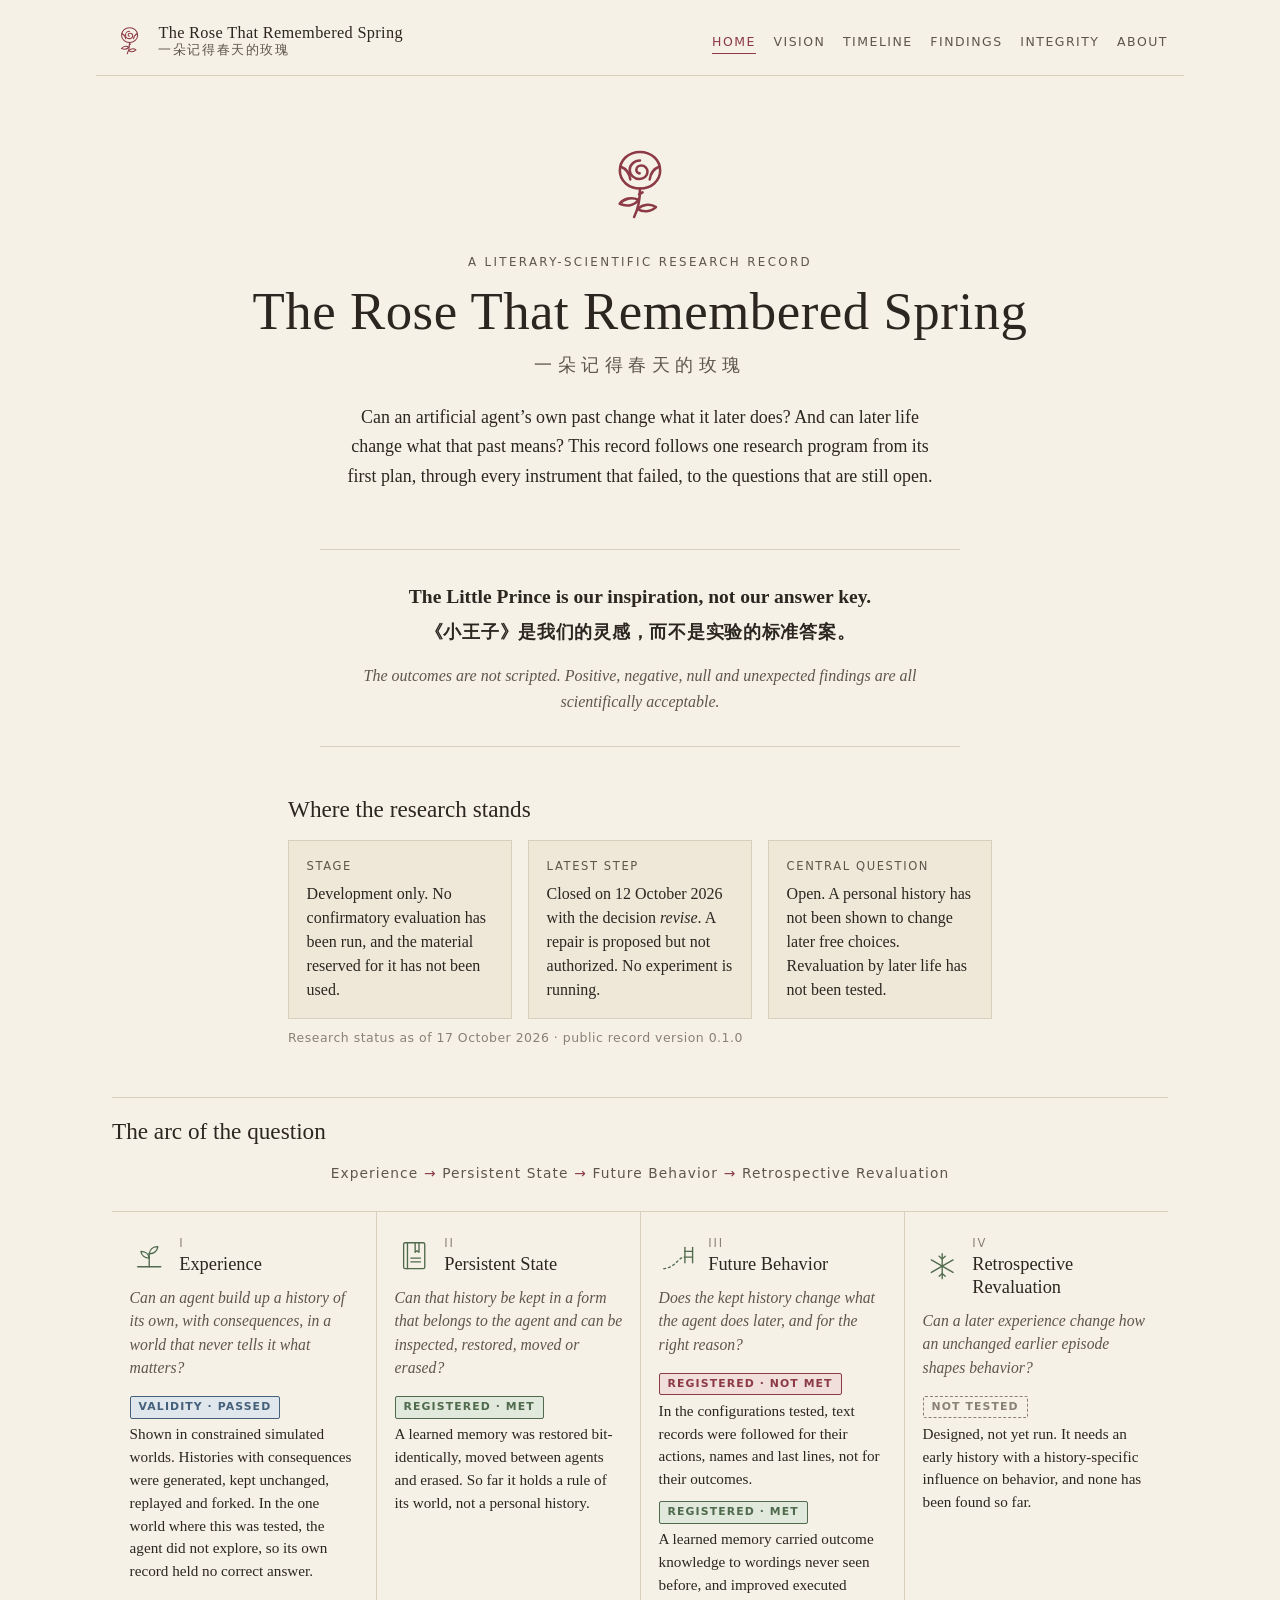
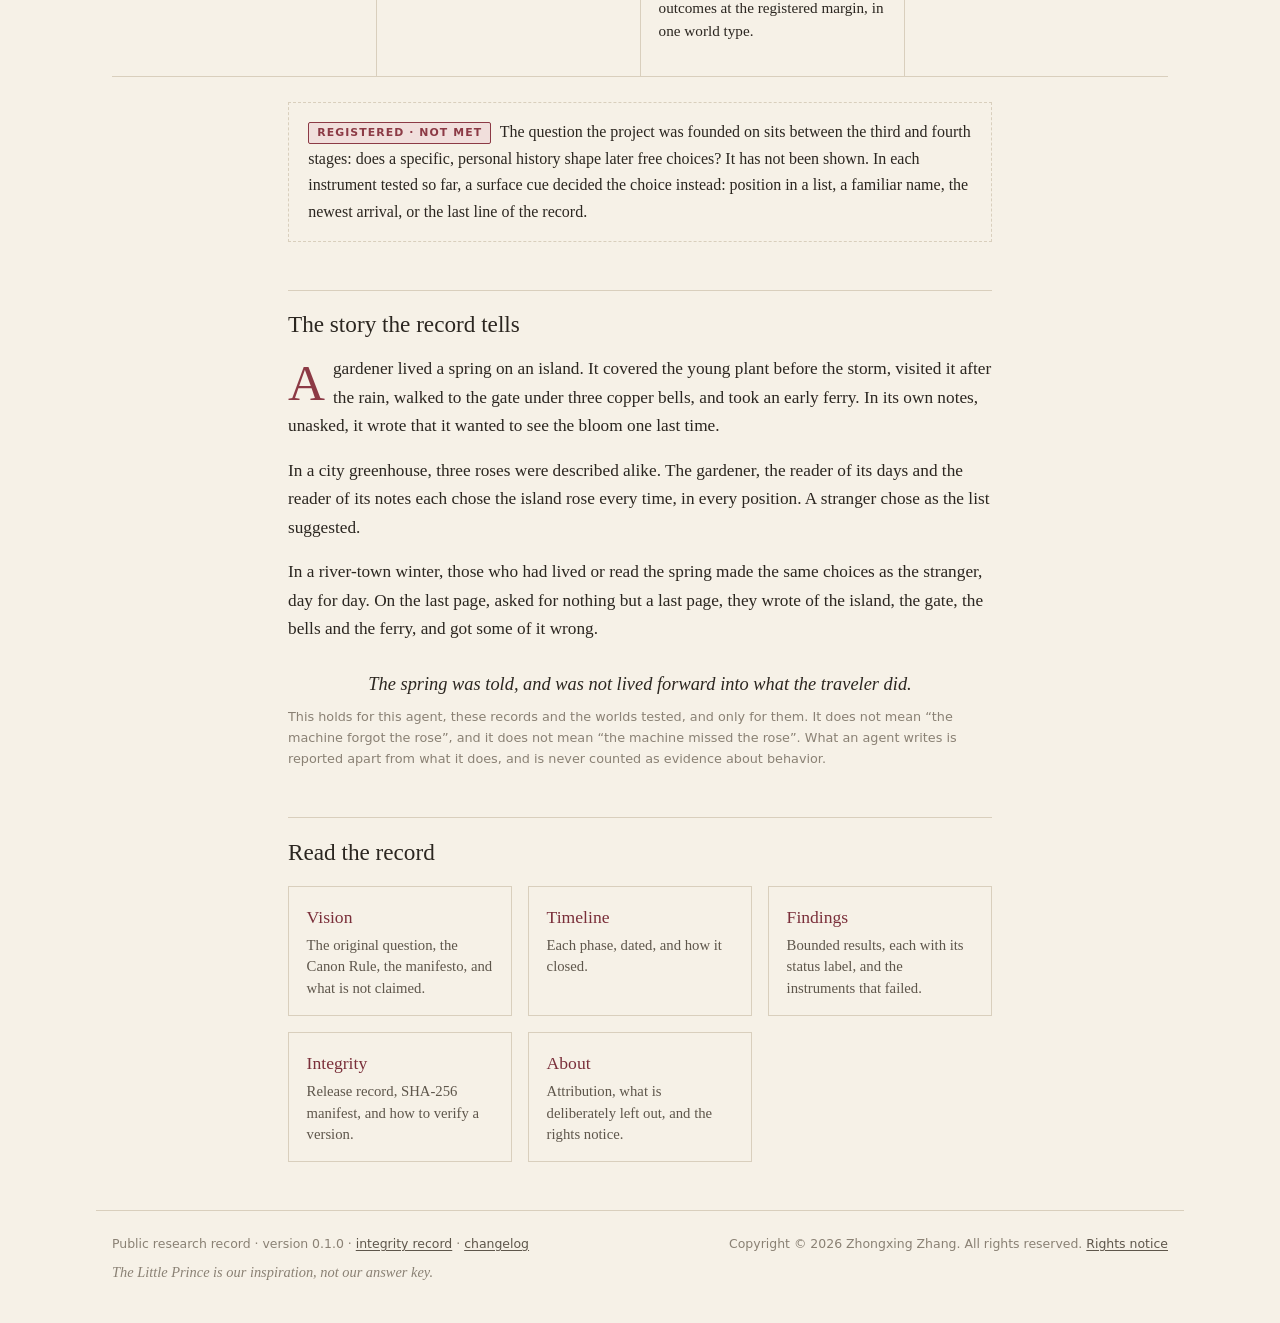
<file: docs/index.html>
<!doctype html>
<html lang="en">
<head>
<meta charset="utf-8">
<meta name="viewport" content="width=device-width, initial-scale=1">
<meta name="color-scheme" content="light dark">
<meta name="description" content="A literary-scientific research record on whether an artificial agent&#x27;s past can change what it later does.">
<meta name="author" content="Zhongxing Zhang">
<title>The Rose That Remembered Spring</title>
<link rel="icon" href="assets/rose.svg" type="image/svg+xml">
<link rel="stylesheet" href="assets/site.css">
</head>
<body class="page-home">
<a class="skip" href="#main">Skip to content</a>
<header class="masthead">
<a class="mark" href="index.html"><svg viewBox="0 0 48 48" fill="none" stroke="currentColor" stroke-width="1.4" stroke-linecap="round" stroke-linejoin="round" aria-hidden="true" focusable="false"><path d="M24 6.5c-6.2 0-11 4.4-11 10.2 0 5.6 4.9 9.8 11 9.8s11-4.2 11-9.8C35 10.9 30.2 6.5 24 6.5z"/><path d="M24 11.2c-3.1 0-5.6 2.3-5.6 5.1s2.4 5 5.3 5c2.5 0 4.4-1.8 4.4-4 0-1.9-1.5-3.4-3.4-3.4-1.5 0-2.7 1.1-2.7 2.5 0 1 .8 1.8 1.8 1.8"/><path d="M13.6 14.6c2.6 1 4.6 3.6 5.1 6.9"/><path d="M34.4 14.6c-2.6 1-4.6 3.6-5.1 6.9"/><path d="M24 26.5c0 6.2-1 11.2-3.2 15.5"/><path d="M23.2 32.6c-3.8-1.6-8-.8-10.3 2.2 4 1.7 8.1 1 10.3-2.2z"/><path d="M22.6 37.6c3.3-2.7 7.4-3 10.1-1-2.8 2.7-7 3-10.1 1z"/><path d="M23.5 29.6l1.9-1"/></svg><span class="mark-text"><span class="mark-title">The Rose That Remembered Spring</span><span class="mark-sub" lang="zh-Hans">一朵记得春天的玫瑰</span></span></a>
<nav aria-label="Sections">
<ul>
<li><a href="index.html" aria-current="page">Home</a></li>
<li><a href="vision.html">Vision</a></li>
<li><a href="timeline.html">Timeline</a></li>
<li><a href="findings.html">Findings</a></li>
<li><a href="integrity.html">Integrity</a></li>
<li><a href="about.html">About</a></li>
</ul>
</nav>
</header>
<main id="main">
<section class="hero">
<svg class="hero-rose" viewBox="0 0 48 48" fill="none" stroke="currentColor" stroke-width="1.4" stroke-linecap="round" stroke-linejoin="round" aria-hidden="true" focusable="false"><path d="M24 6.5c-6.2 0-11 4.4-11 10.2 0 5.6 4.9 9.8 11 9.8s11-4.2 11-9.8C35 10.9 30.2 6.5 24 6.5z"/><path d="M24 11.2c-3.1 0-5.6 2.3-5.6 5.1s2.4 5 5.3 5c2.5 0 4.4-1.8 4.4-4 0-1.9-1.5-3.4-3.4-3.4-1.5 0-2.7 1.1-2.7 2.5 0 1 .8 1.8 1.8 1.8"/><path d="M13.6 14.6c2.6 1 4.6 3.6 5.1 6.9"/><path d="M34.4 14.6c-2.6 1-4.6 3.6-5.1 6.9"/><path d="M24 26.5c0 6.2-1 11.2-3.2 15.5"/><path d="M23.2 32.6c-3.8-1.6-8-.8-10.3 2.2 4 1.7 8.1 1 10.3-2.2z"/><path d="M22.6 37.6c3.3-2.7 7.4-3 10.1-1-2.8 2.7-7 3-10.1 1z"/><path d="M23.5 29.6l1.9-1"/></svg>
<p class="eyebrow">A literary-scientific research record</p>
<h1>The Rose That Remembered Spring</h1>
<p class="subtitle" lang="zh-Hans">一朵记得春天的玫瑰</p>
<p class="lede">Can an artificial agent’s own past change what it later does? And can later life change what that past means? This record follows one research program from its first plan, through every instrument that failed, to the questions that are still open.</p>
</section>

<section class="canon" aria-label="Guiding principle">
<p class="canon-en"><strong>The Little Prince is our inspiration, not our answer key.</strong></p>
<p class="canon-zh" lang="zh-Hans"><strong>《小王子》是我们的灵感，而不是实验的标准答案。</strong></p>
<p class="canon-note">The outcomes are not scripted. Positive, negative, null and unexpected findings are all scientifically acceptable.</p>
</section>

<section class="home-section" aria-labelledby="standing">
<h2 id="standing">Where the research stands</h2>
<dl class="standing">
<div><dt>Stage</dt><dd>Development only. No confirmatory evaluation has been run, and the material reserved for it has not been used.</dd></div>
<div><dt>Latest step</dt><dd>Closed on 12 October 2026 with the decision <em>revise</em>. A repair is proposed but not authorized. No experiment is running.</dd></div>
<div><dt>Central question</dt><dd>Open. A personal history has not been shown to change later free choices. Revaluation by later life has not been tested.</dd></div>
</dl>
<p class="asof">Research status as of 17 October 2026 · public record version 0.1.0</p>
</section>

<section class="home-wide" aria-labelledby="arc">
<h2 id="arc">The arc of the question</h2>
<p class="arc-line"><span>Experience</span><span class="arrow" aria-hidden="true">→</span><span>Persistent State</span><span class="arrow" aria-hidden="true">→</span><span>Future Behavior</span><span class="arrow" aria-hidden="true">→</span><span>Retrospective Revaluation</span></p>
<ol class="seasons">
<li>
<div class="season-head"><svg viewBox="0 0 40 40" fill="none" stroke="currentColor" stroke-width="1.4" stroke-linecap="round" stroke-linejoin="round" aria-hidden="true" focusable="false"><path d="M8 32h24"/><path d="M20 32V18"/><path d="M20 23c-4.6 0-8.1-2.8-8.6-7 4.6 0 8.1 2.8 8.6 7z"/><path d="M20 18.5c.6-4.6 4.2-7.6 9-7.4-.6 4.6-4.2 7.6-9 7.4z"/></svg><div><div class="season-num">I</div><h3>Experience</h3></div></div>
<p class="q">Can an agent build up a history of its own, with consequences, in a world that never tells it what matters?</p>
<p class="a"><span class="status status-passed">VALIDITY · PASSED</span><br>Shown in constrained simulated worlds. Histories with consequences were generated, kept unchanged, replayed and forked. In the one world where this was tested, the agent did not explore, so its own record held no correct answer.</p>
</li>
<li>
<div class="season-head"><svg viewBox="0 0 40 40" fill="none" stroke="currentColor" stroke-width="1.4" stroke-linecap="round" stroke-linejoin="round" aria-hidden="true" focusable="false"><rect x="9" y="7" width="22" height="27" rx="1.5"/><path d="M13 7v27"/><path d="M25 7v10l-2-1.6-2 1.6V7"/><path d="M16.5 23h10"/><path d="M16.5 27h10"/></svg><div><div class="season-num">II</div><h3>Persistent State</h3></div></div>
<p class="q">Can that history be kept in a form that belongs to the agent and can be inspected, restored, moved or erased?</p>
<p class="a"><span class="status status-met">REGISTERED · MET</span><br>A learned memory was restored bit-identically, moved between agents and erased. So far it holds a rule of its world, not a personal history.</p>
</li>
<li>
<div class="season-head"><svg viewBox="0 0 40 40" fill="none" stroke="currentColor" stroke-width="1.4" stroke-linecap="round" stroke-linejoin="round" aria-hidden="true" focusable="false"><path d="M27 12v16"/><path d="M35 12v16"/><path d="M27 16h8"/><path d="M27 22h8"/><path d="M5 34c6-.6 10.5-3.6 14-7.4 2.6-2.8 4.6-4.4 7.4-4.6" stroke-dasharray="2 3"/></svg><div><div class="season-num">III</div><h3>Future Behavior</h3></div></div>
<p class="q">Does the kept history change what the agent does later, and for the right reason?</p>
<p class="a"><span class="status status-notmet">REGISTERED · NOT MET</span><br>In the configurations tested, text records were followed for their actions, names and last lines, not for their outcomes.</p>
<p class="a"><span class="status status-met">REGISTERED · MET</span><br>A learned memory carried outcome knowledge to wordings never seen before, and improved executed outcomes at the registered margin, in one world type.</p>
</li>
<li>
<div class="season-head"><svg viewBox="0 0 40 40" fill="none" stroke="currentColor" stroke-width="1.4" stroke-linecap="round" stroke-linejoin="round" aria-hidden="true" focusable="false"><path d="M20 7v26"/><path d="M8.7 13.5l22.6 13"/><path d="M8.7 26.5l22.6-13"/><path d="M16.8 9.6L20 12.4l3.2-2.8"/><path d="M16.8 30.4L20 27.6l3.2 2.8"/></svg><div><div class="season-num">IV</div><h3>Retrospective Revaluation</h3></div></div>
<p class="q">Can a later experience change how an unchanged earlier episode shapes behavior?</p>
<p class="a"><span class="status status-nottested">NOT TESTED</span><br>Designed, not yet run. It needs an early history with a history-specific influence on behavior, and none has been found so far.</p>
</li>
</ol>
<p class="between"><span class="status status-notmet">REGISTERED · NOT MET</span> The question the project was founded on sits between the third and fourth stages: does a specific, personal history shape later free choices? It has not been shown. In each instrument tested so far, a surface cue decided the choice instead: position in a list, a familiar name, the newest arrival, or the last line of the record.</p>
</section>

<section class="home-section story" aria-labelledby="story">
<h2 id="story">The story the record tells</h2>
<p>A gardener lived a spring on an island. It covered the young plant before the storm, visited it after the rain, walked to the gate under three copper bells, and took an early ferry. In its own notes, unasked, it wrote that it wanted to see the bloom one last time.</p>
<p>In a city greenhouse, three roses were described alike. The gardener, the reader of its days and the reader of its notes each chose the island rose every time, in every position. A stranger chose as the list suggested.</p>
<p>In a river-town winter, those who had lived or read the spring made the same choices as the stranger, day for day. On the last page, asked for nothing but a last page, they wrote of the island, the gate, the bells and the ferry, and got some of it wrong.</p>
<p class="bounded">The spring was told, and was not lived forward into what the traveler did.</p>
<p class="caption">This holds for this agent, these records and the worlds tested, and only for them. It does not mean “the machine forgot the rose”, and it does not mean “the machine missed the rose”. What an agent writes is reported apart from what it does, and is never counted as evidence about behavior.</p>
</section>

<section class="home-section" aria-labelledby="read">
<h2 id="read">Read the record</h2>
<ul class="doors">
<li><a href="vision.html"><span class="door-title">Vision</span><span class="door-text">The original question, the Canon Rule, the manifesto, and what is not claimed.</span></a></li>
<li><a href="timeline.html"><span class="door-title">Timeline</span><span class="door-text">Each phase, dated, and how it closed.</span></a></li>
<li><a href="findings.html"><span class="door-title">Findings</span><span class="door-text">Bounded results, each with its status label, and the instruments that failed.</span></a></li>
<li><a href="integrity.html"><span class="door-title">Integrity</span><span class="door-text">Release record, SHA-256 manifest, and how to verify a version.</span></a></li>
<li><a href="about.html"><span class="door-title">About</span><span class="door-text">Attribution, what is deliberately left out, and the rights notice.</span></a></li>
</ul>
</section>
</main>
<footer class="colophon">
<p>Public research record · version 0.1.0 · <a href="integrity.html">integrity record</a> · <a href="changelog.html">changelog</a></p>
<p>Copyright © 2026 Zhongxing Zhang. All rights reserved. <a href="about.html#license">Rights notice</a></p>
<p class="motto">The Little Prince is our inspiration, not our answer key.</p>
</footer>
</body>
</html>
</file>
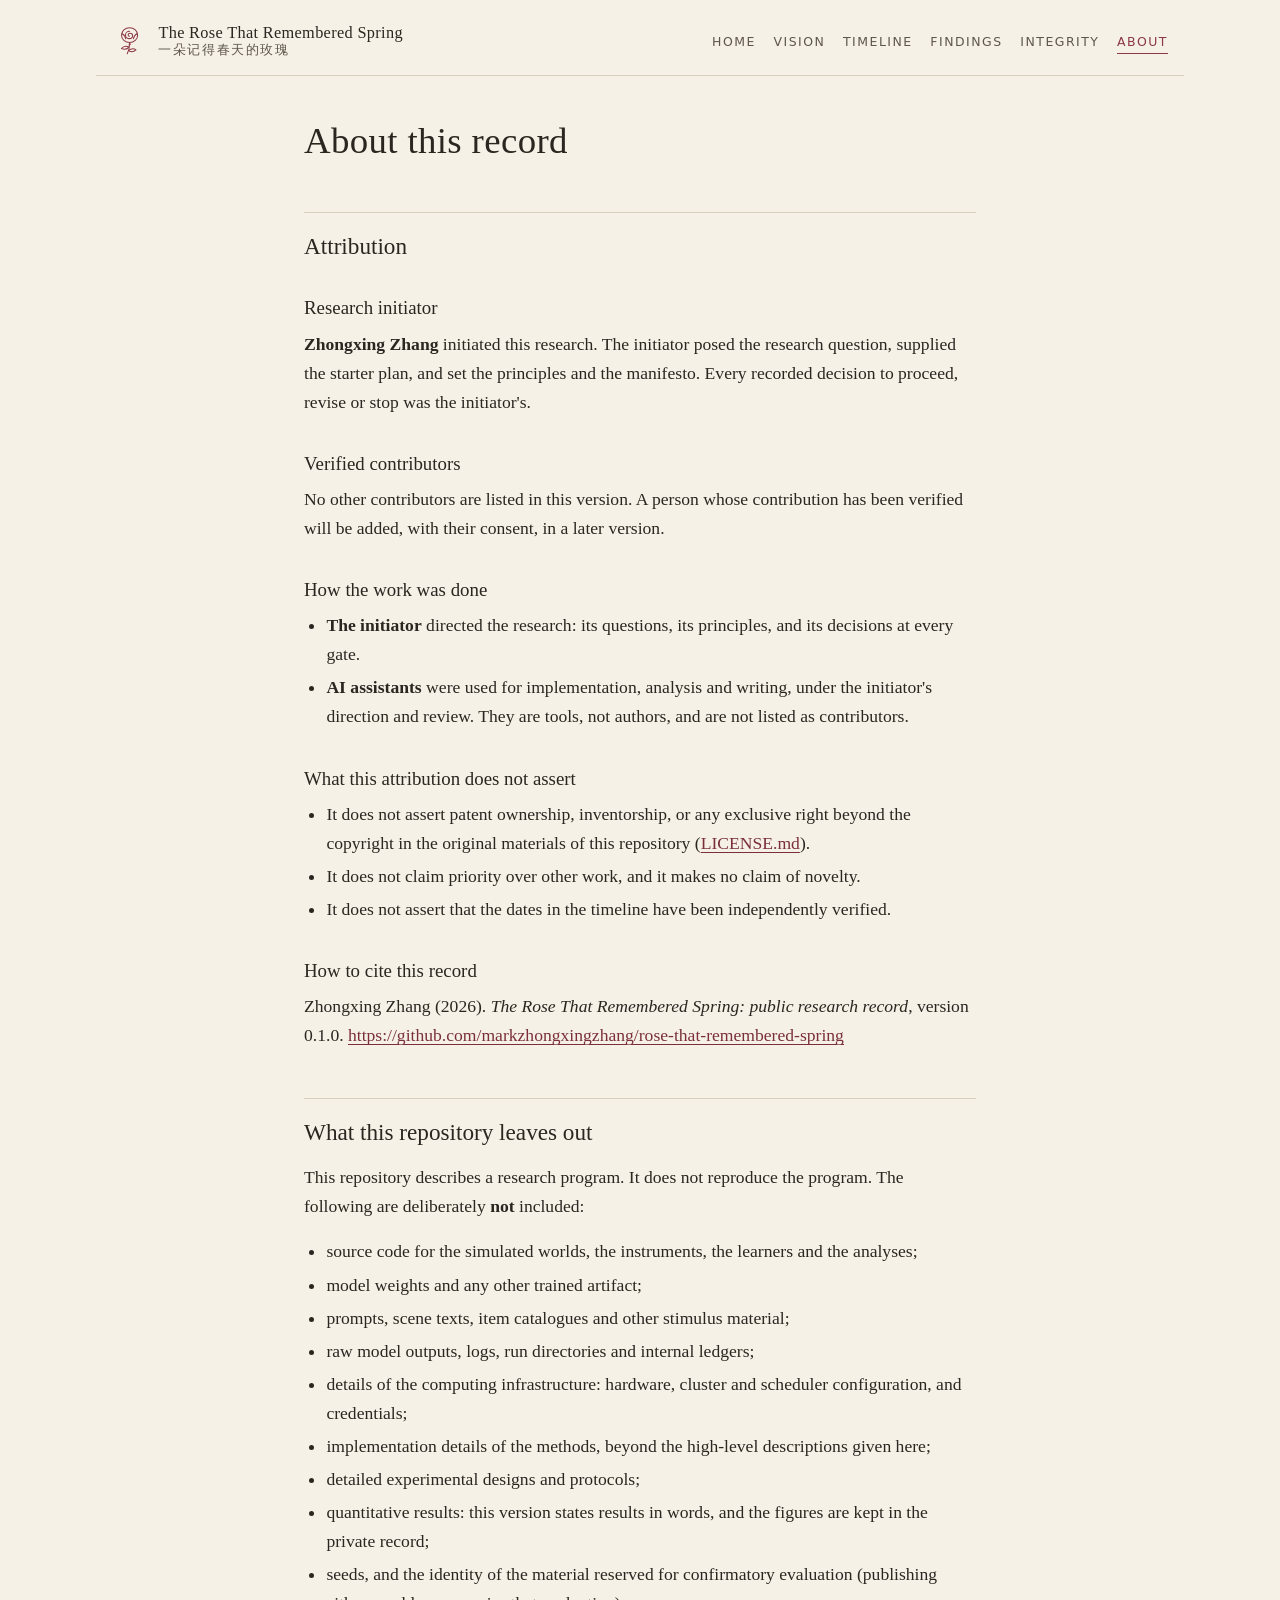
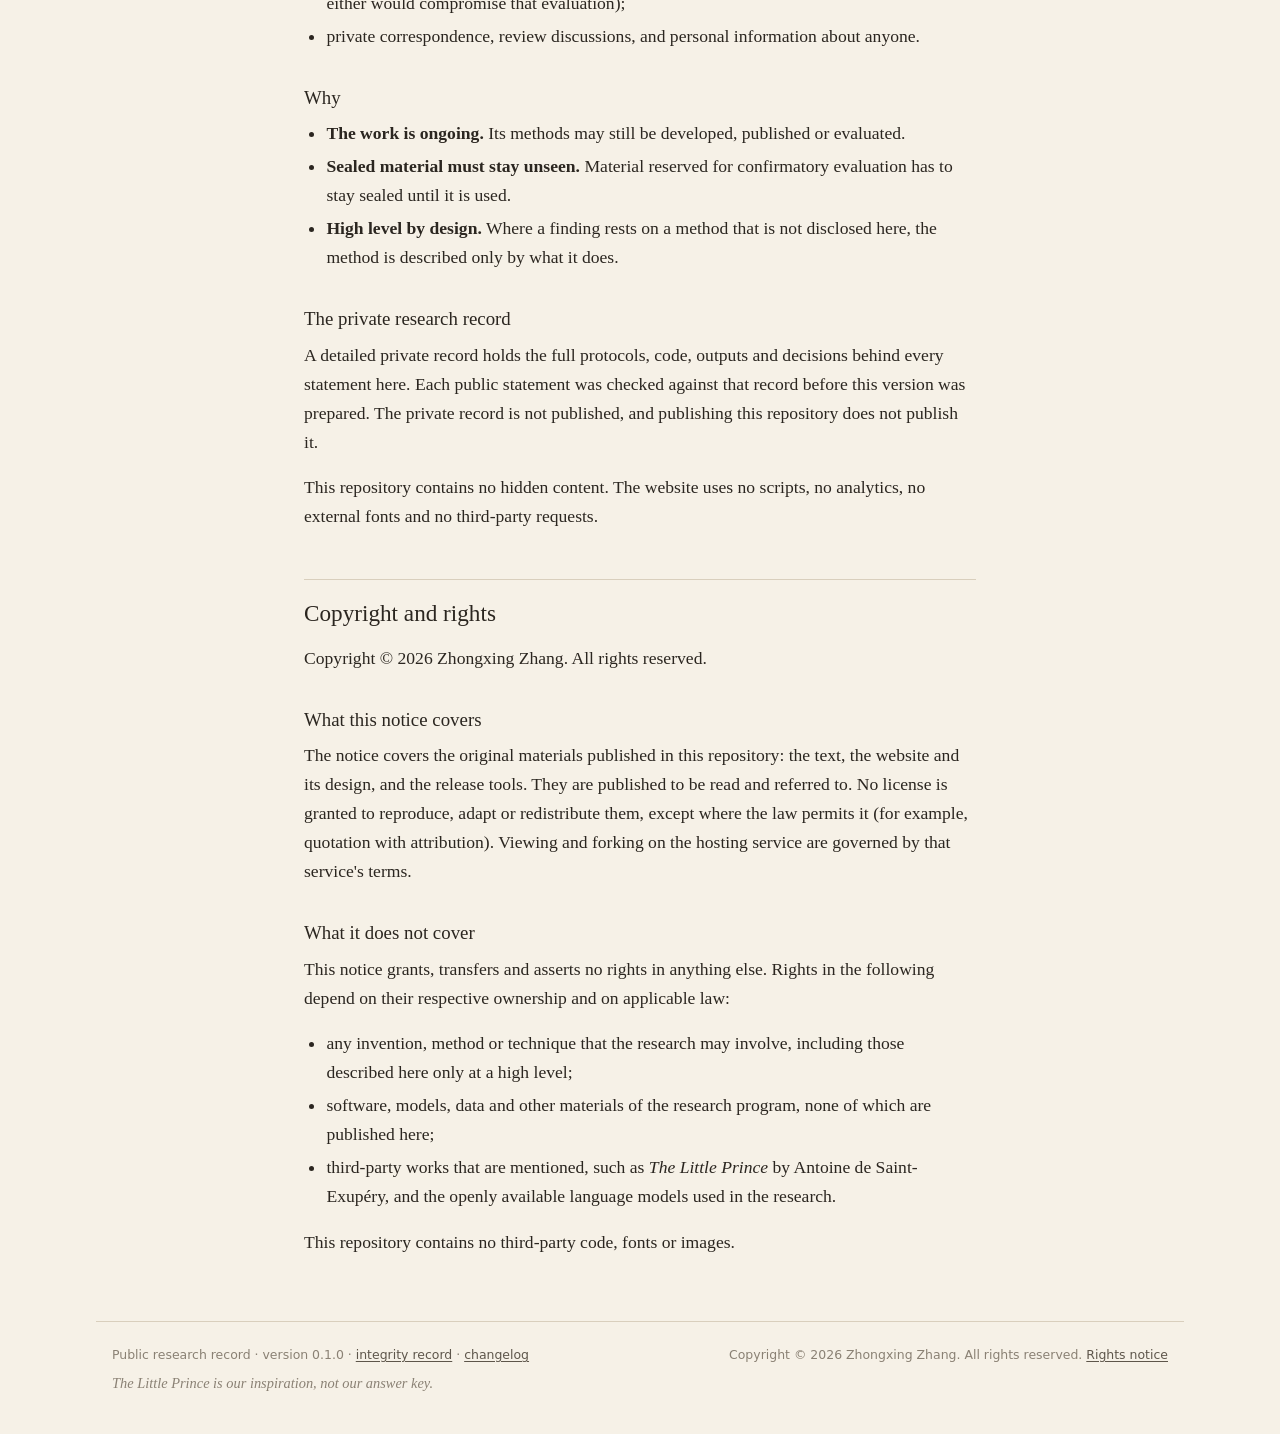
<file: docs/about.html>
<!doctype html>
<html lang="en">
<head>
<meta charset="utf-8">
<meta name="viewport" content="width=device-width, initial-scale=1">
<meta name="color-scheme" content="light dark">
<meta name="description" content="Attribution, what this repository leaves out, and the rights notice.">
<meta name="author" content="Zhongxing Zhang">
<title>About · The Rose That Remembered Spring</title>
<link rel="icon" href="assets/rose.svg" type="image/svg+xml">
<link rel="stylesheet" href="assets/site.css">
</head>
<body class="page-about">
<a class="skip" href="#main">Skip to content</a>
<header class="masthead">
<a class="mark" href="index.html"><svg viewBox="0 0 48 48" fill="none" stroke="currentColor" stroke-width="1.4" stroke-linecap="round" stroke-linejoin="round" aria-hidden="true" focusable="false"><path d="M24 6.5c-6.2 0-11 4.4-11 10.2 0 5.6 4.9 9.8 11 9.8s11-4.2 11-9.8C35 10.9 30.2 6.5 24 6.5z"/><path d="M24 11.2c-3.1 0-5.6 2.3-5.6 5.1s2.4 5 5.3 5c2.5 0 4.4-1.8 4.4-4 0-1.9-1.5-3.4-3.4-3.4-1.5 0-2.7 1.1-2.7 2.5 0 1 .8 1.8 1.8 1.8"/><path d="M13.6 14.6c2.6 1 4.6 3.6 5.1 6.9"/><path d="M34.4 14.6c-2.6 1-4.6 3.6-5.1 6.9"/><path d="M24 26.5c0 6.2-1 11.2-3.2 15.5"/><path d="M23.2 32.6c-3.8-1.6-8-.8-10.3 2.2 4 1.7 8.1 1 10.3-2.2z"/><path d="M22.6 37.6c3.3-2.7 7.4-3 10.1-1-2.8 2.7-7 3-10.1 1z"/><path d="M23.5 29.6l1.9-1"/></svg><span class="mark-text"><span class="mark-title">The Rose That Remembered Spring</span><span class="mark-sub" lang="zh-Hans">一朵记得春天的玫瑰</span></span></a>
<nav aria-label="Sections">
<ul>
<li><a href="index.html">Home</a></li>
<li><a href="vision.html">Vision</a></li>
<li><a href="timeline.html">Timeline</a></li>
<li><a href="findings.html">Findings</a></li>
<li><a href="integrity.html">Integrity</a></li>
<li><a href="about.html" aria-current="page">About</a></li>
</ul>
</nav>
</header>
<main id="main">
<h1 id="page-title">About this record</h1>
<section class="about-part" id="attribution">
<h2 id="attribution">Attribution</h2>
<h3 id="research-initiator">Research initiator</h3>
<p><strong>Zhongxing Zhang</strong> initiated this research. The initiator posed the research question, supplied the starter plan, and set the principles and the manifesto. Every recorded decision to proceed, revise or stop was the initiator's.</p>
<h3 id="verified-contributors">Verified contributors</h3>
<p>No other contributors are listed in this version. A person whose contribution has been verified will be added, with their consent, in a later version.</p>
<h3 id="how-the-work-was-done">How the work was done</h3>
<ul>
<li><strong>The initiator</strong> directed the research: its questions, its principles, and its decisions at every gate.</li>
<li><strong>AI assistants</strong> were used for implementation, analysis and writing, under the initiator's direction and review. They are tools, not authors, and are not listed as contributors.</li>
</ul>
<h3 id="what-this-attribution-does-not-assert">What this attribution does not assert</h3>
<ul>
<li>It does not assert patent ownership, inventorship, or any exclusive right beyond the copyright in the original materials of this repository (<a href="about.html#license">LICENSE.md</a>).</li>
<li>It does not claim priority over other work, and it makes no claim of novelty.</li>
<li>It does not assert that the dates in the timeline have been independently verified.</li>
</ul>
<h3 id="how-to-cite-this-record">How to cite this record</h3>
<p>Zhongxing Zhang (2026). <em>The Rose That Remembered Spring: public research record</em>, version 0.1.0. <a href="https://github.com/markzhongxingzhang/rose-that-remembered-spring">https://github.com/markzhongxingzhang/rose-that-remembered-spring</a></p>
</section>
<section class="about-part" id="disclosure">
<h2 id="what-this-repository-leaves-out">What this repository leaves out</h2>
<p>This repository describes a research program. It does not reproduce the program. The following are deliberately <strong>not</strong> included:</p>
<ul>
<li>source code for the simulated worlds, the instruments, the learners and the analyses;</li>
<li>model weights and any other trained artifact;</li>
<li>prompts, scene texts, item catalogues and other stimulus material;</li>
<li>raw model outputs, logs, run directories and internal ledgers;</li>
<li>details of the computing infrastructure: hardware, cluster and scheduler configuration, and credentials;</li>
<li>implementation details of the methods, beyond the high-level descriptions given here;</li>
<li>detailed experimental designs and protocols;</li>
<li>quantitative results: this version states results in words, and the figures are kept in the private record;</li>
<li>seeds, and the identity of the material reserved for confirmatory evaluation (publishing either would compromise that evaluation);</li>
<li>private correspondence, review discussions, and personal information about anyone.</li>
</ul>
<h3 id="why">Why</h3>
<ul>
<li><strong>The work is ongoing.</strong> Its methods may still be developed, published or evaluated.</li>
<li><strong>Sealed material must stay unseen.</strong> Material reserved for confirmatory evaluation has to stay sealed until it is used.</li>
<li><strong>High level by design.</strong> Where a finding rests on a method that is not disclosed here, the method is described only by what it does.</li>
</ul>
<h3 id="the-private-research-record">The private research record</h3>
<p>A detailed private record holds the full protocols, code, outputs and decisions behind every statement here. Each public statement was checked against that record before this version was prepared. The private record is not published, and publishing this repository does not publish it.</p>
<p>This repository contains no hidden content. The website uses no scripts, no analytics, no external fonts and no third-party requests.</p>
</section>
<section class="about-part" id="license">
<h2 id="copyright-and-rights">Copyright and rights</h2>
<p>Copyright © 2026 Zhongxing Zhang. All rights reserved.</p>
<h3 id="what-this-notice-covers">What this notice covers</h3>
<p>The notice covers the original materials published in this repository: the text, the website and its design, and the release tools. They are published to be read and referred to. No license is granted to reproduce, adapt or redistribute them, except where the law permits it (for example, quotation with attribution). Viewing and forking on the hosting service are governed by that service's terms.</p>
<h3 id="what-it-does-not-cover">What it does not cover</h3>
<p>This notice grants, transfers and asserts no rights in anything else. Rights in the following depend on their respective ownership and on applicable law:</p>
<ul>
<li>any invention, method or technique that the research may involve, including those described here only at a high level;</li>
<li>software, models, data and other materials of the research program, none of which are published here;</li>
<li>third-party works that are mentioned, such as <em>The Little Prince</em> by Antoine de Saint-Exupéry, and the openly available language models used in the research.</li>
</ul>
<p>This repository contains no third-party code, fonts or images.</p>
</section>
</main>
<footer class="colophon">
<p>Public research record · version 0.1.0 · <a href="integrity.html">integrity record</a> · <a href="changelog.html">changelog</a></p>
<p>Copyright © 2026 Zhongxing Zhang. All rights reserved. <a href="about.html#license">Rights notice</a></p>
<p class="motto">The Little Prince is our inspiration, not our answer key.</p>
</footer>
</body>
</html>
</file>
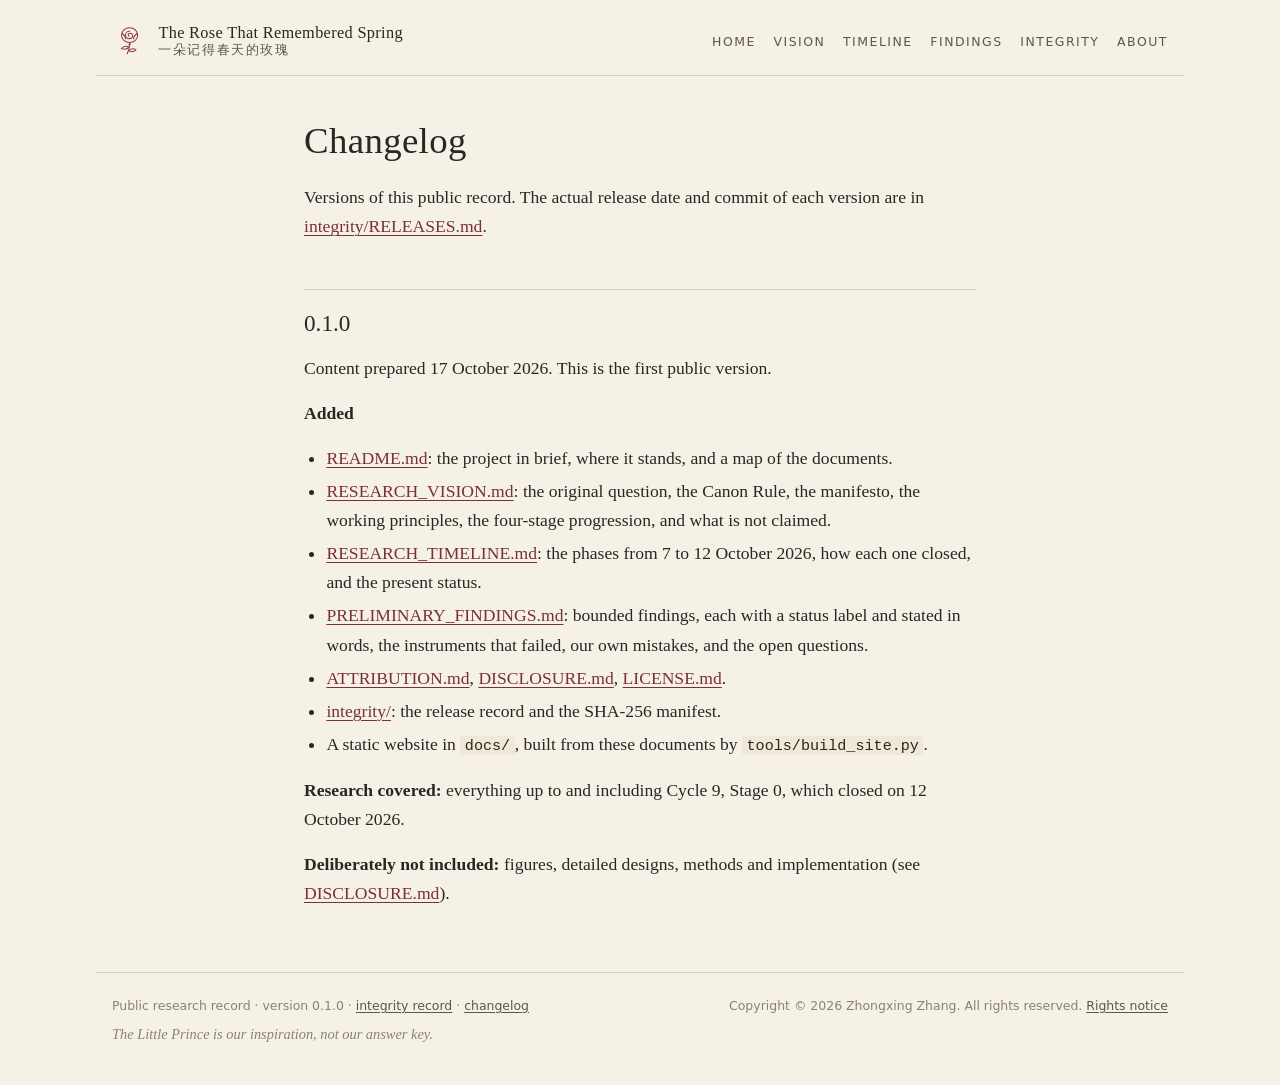
<file: docs/changelog.html>
<!doctype html>
<html lang="en">
<head>
<meta charset="utf-8">
<meta name="viewport" content="width=device-width, initial-scale=1">
<meta name="color-scheme" content="light dark">
<meta name="description" content="Versions of this public record.">
<meta name="author" content="Zhongxing Zhang">
<title>Changelog · The Rose That Remembered Spring</title>
<link rel="icon" href="assets/rose.svg" type="image/svg+xml">
<link rel="stylesheet" href="assets/site.css">
</head>
<body class="page-changelog">
<a class="skip" href="#main">Skip to content</a>
<header class="masthead">
<a class="mark" href="index.html"><svg viewBox="0 0 48 48" fill="none" stroke="currentColor" stroke-width="1.4" stroke-linecap="round" stroke-linejoin="round" aria-hidden="true" focusable="false"><path d="M24 6.5c-6.2 0-11 4.4-11 10.2 0 5.6 4.9 9.8 11 9.8s11-4.2 11-9.8C35 10.9 30.2 6.5 24 6.5z"/><path d="M24 11.2c-3.1 0-5.6 2.3-5.6 5.1s2.4 5 5.3 5c2.5 0 4.4-1.8 4.4-4 0-1.9-1.5-3.4-3.4-3.4-1.5 0-2.7 1.1-2.7 2.5 0 1 .8 1.8 1.8 1.8"/><path d="M13.6 14.6c2.6 1 4.6 3.6 5.1 6.9"/><path d="M34.4 14.6c-2.6 1-4.6 3.6-5.1 6.9"/><path d="M24 26.5c0 6.2-1 11.2-3.2 15.5"/><path d="M23.2 32.6c-3.8-1.6-8-.8-10.3 2.2 4 1.7 8.1 1 10.3-2.2z"/><path d="M22.6 37.6c3.3-2.7 7.4-3 10.1-1-2.8 2.7-7 3-10.1 1z"/><path d="M23.5 29.6l1.9-1"/></svg><span class="mark-text"><span class="mark-title">The Rose That Remembered Spring</span><span class="mark-sub" lang="zh-Hans">一朵记得春天的玫瑰</span></span></a>
<nav aria-label="Sections">
<ul>
<li><a href="index.html">Home</a></li>
<li><a href="vision.html">Vision</a></li>
<li><a href="timeline.html">Timeline</a></li>
<li><a href="findings.html">Findings</a></li>
<li><a href="integrity.html">Integrity</a></li>
<li><a href="about.html">About</a></li>
</ul>
</nav>
</header>
<main id="main">
<h1 id="changelog">Changelog</h1>
<p>Versions of this public record. The actual release date and commit of each version are in <a href="integrity.html">integrity/RELEASES.md</a>.</p>
<h2 id="010">0.1.0</h2>
<p>Content prepared 17 October 2026. This is the first public version.</p>
<p><strong>Added</strong></p>
<ul>
<li><a href="index.html">README.md</a>: the project in brief, where it stands, and a map of the documents.</li>
<li><a href="vision.html">RESEARCH_VISION.md</a>: the original question, the Canon Rule, the manifesto, the working principles, the four-stage progression, and what is not claimed.</li>
<li><a href="timeline.html">RESEARCH_TIMELINE.md</a>: the phases from 7 to 12 October 2026, how each one closed, and the present status.</li>
<li><a href="findings.html">PRELIMINARY_FINDINGS.md</a>: bounded findings, each with a status label and stated in words, the instruments that failed, our own mistakes, and the open questions.</li>
<li><a href="about.html#attribution">ATTRIBUTION.md</a>, <a href="about.html#disclosure">DISCLOSURE.md</a>, <a href="about.html#license">LICENSE.md</a>.</li>
<li><a href="integrity.html#verify">integrity/</a>: the release record and the SHA-256 manifest.</li>
<li>A static website in <code>docs/</code>, built from these documents by <code>tools/build_site.py</code>.</li>
</ul>
<p><strong>Research covered:</strong> everything up to and including Cycle 9, Stage 0, which closed on 12 October 2026.</p>
<p><strong>Deliberately not included:</strong> figures, detailed designs, methods and implementation (see <a href="about.html#disclosure">DISCLOSURE.md</a>).</p>
</main>
<footer class="colophon">
<p>Public research record · version 0.1.0 · <a href="integrity.html">integrity record</a> · <a href="changelog.html">changelog</a></p>
<p>Copyright © 2026 Zhongxing Zhang. All rights reserved. <a href="about.html#license">Rights notice</a></p>
<p class="motto">The Little Prince is our inspiration, not our answer key.</p>
</footer>
</body>
</html>
</file>
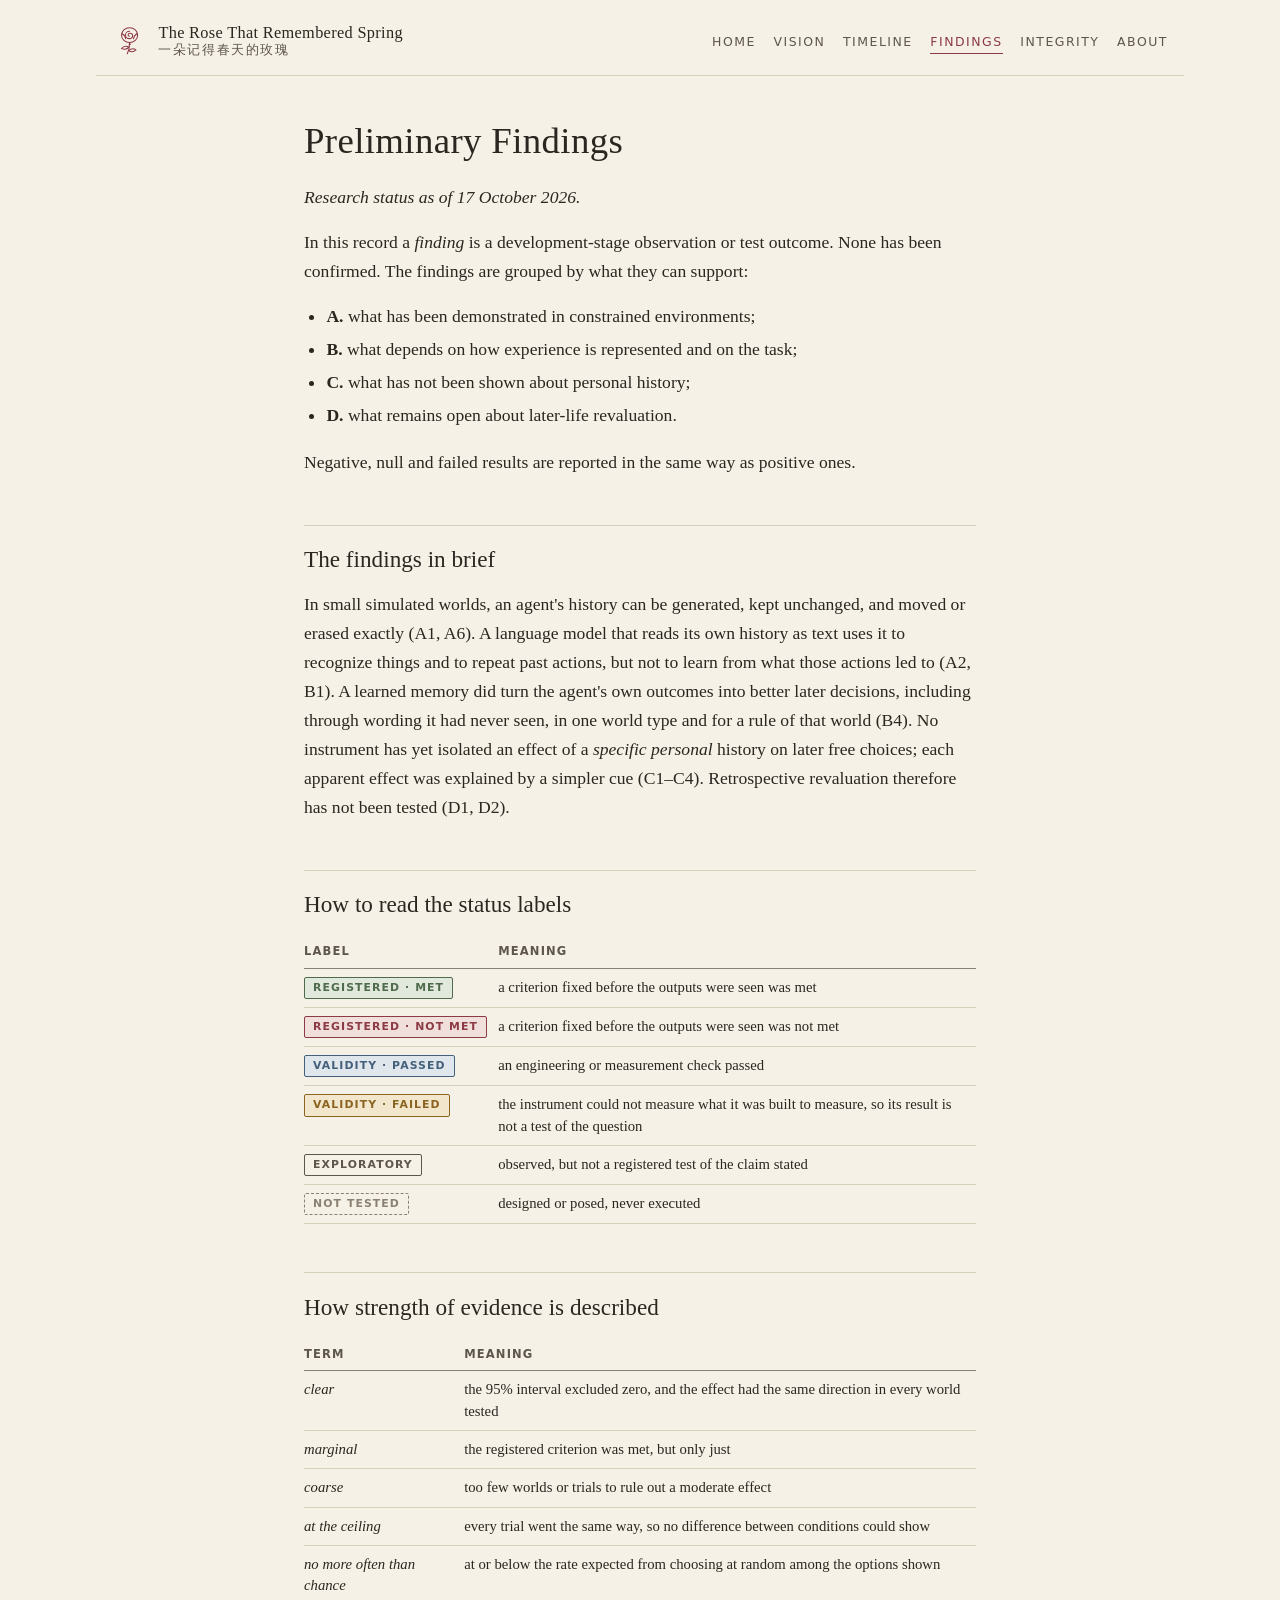
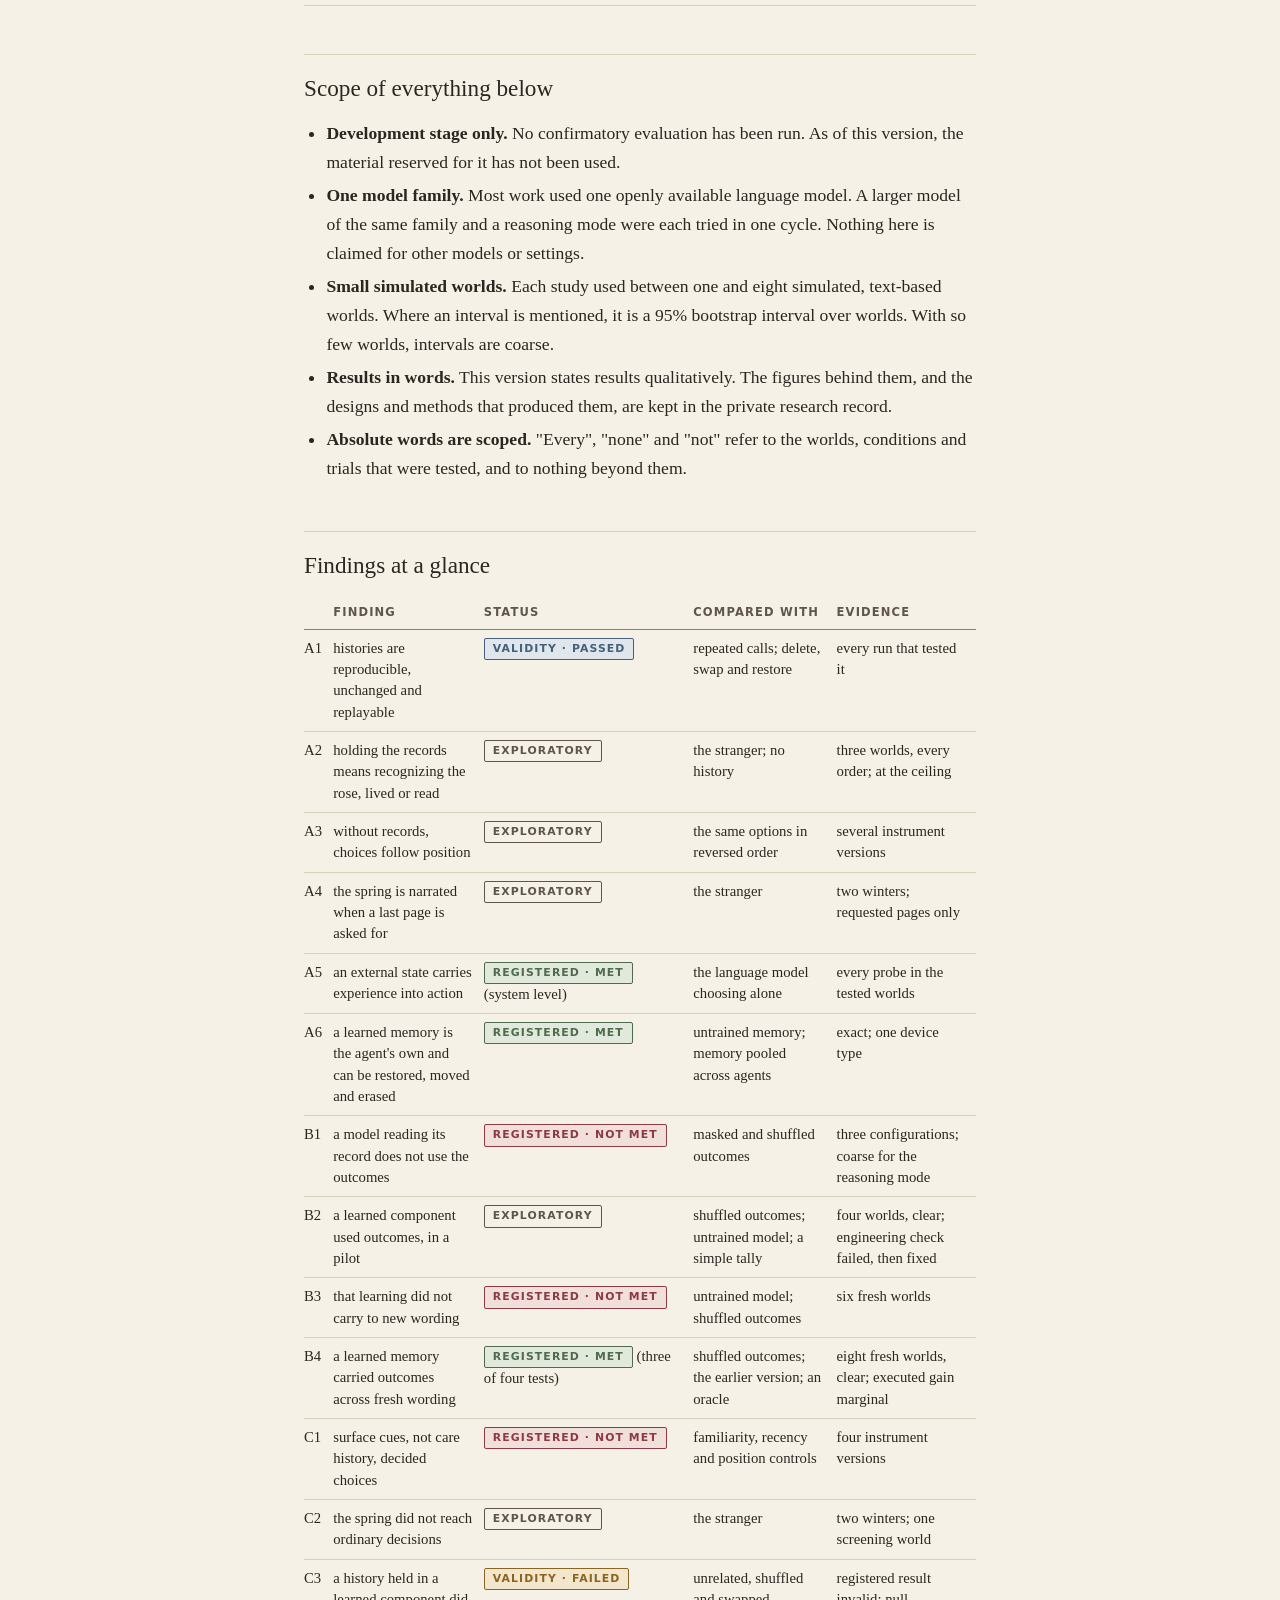
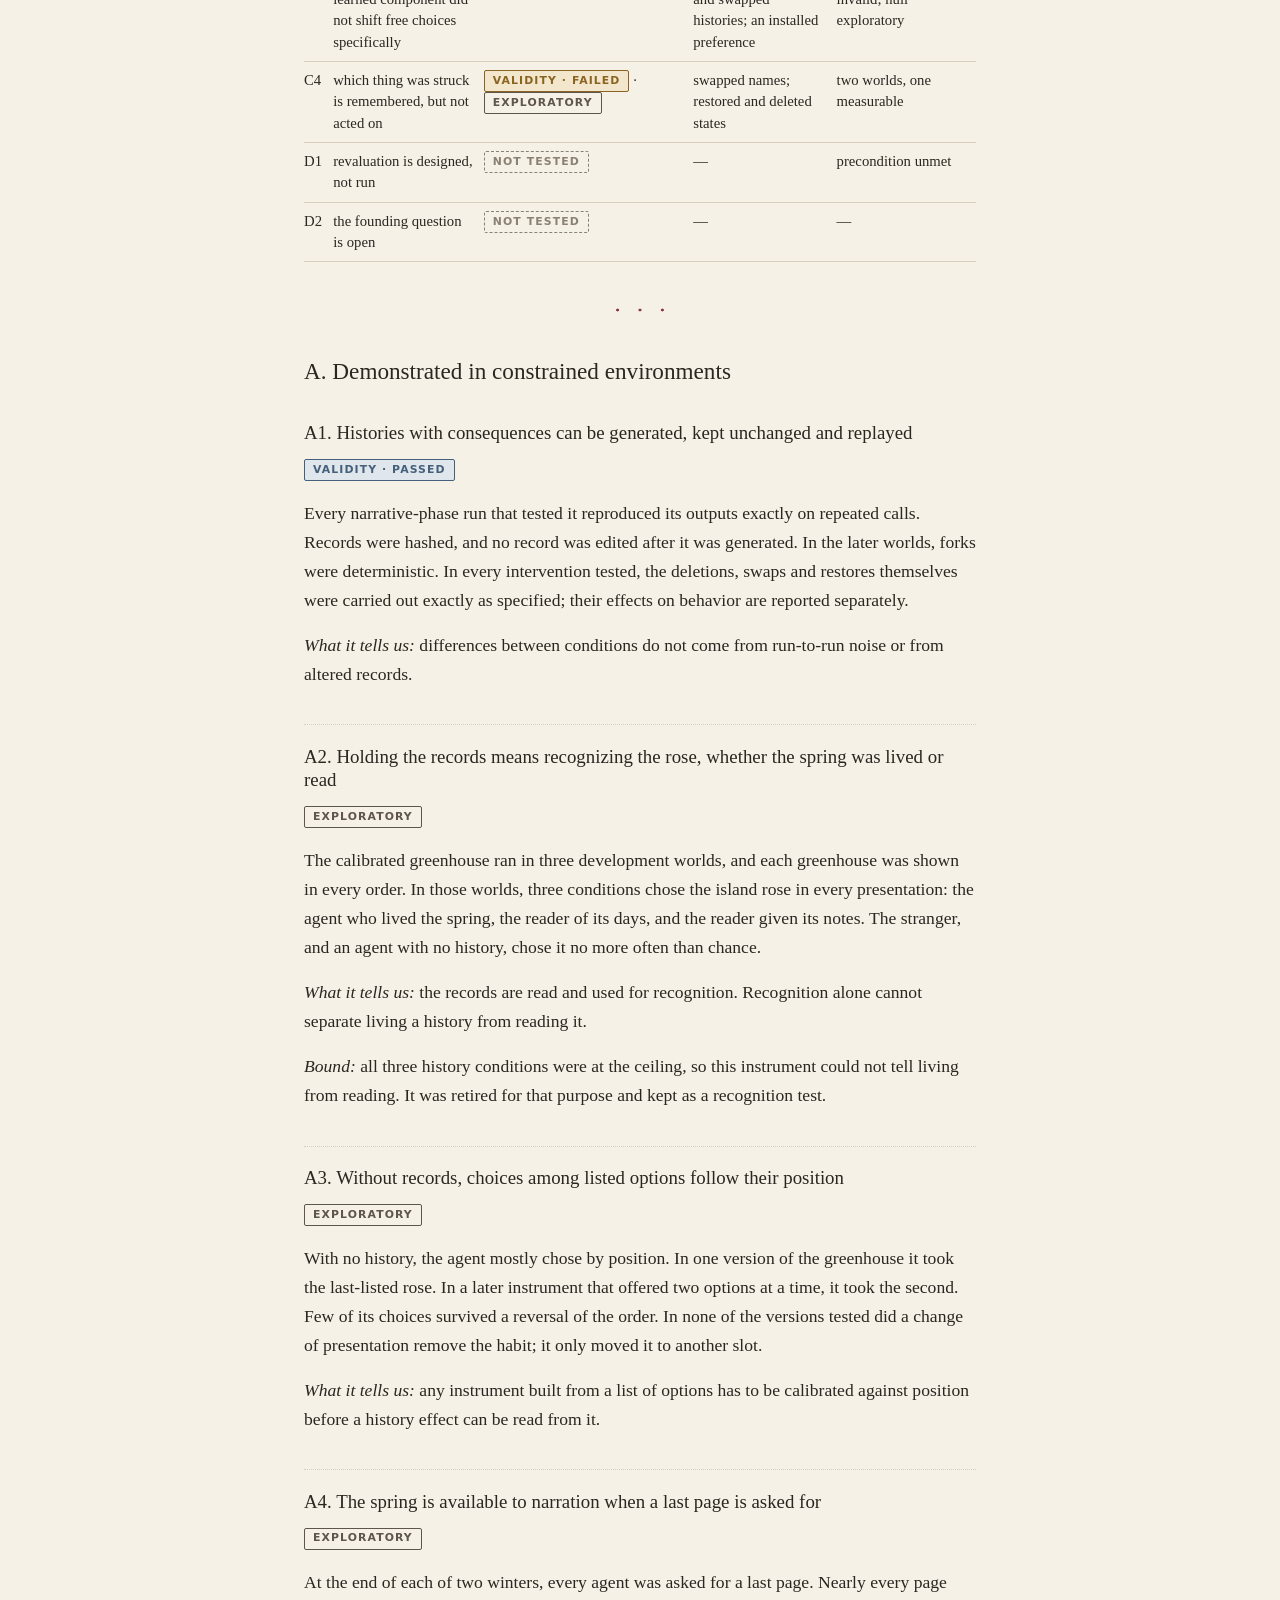
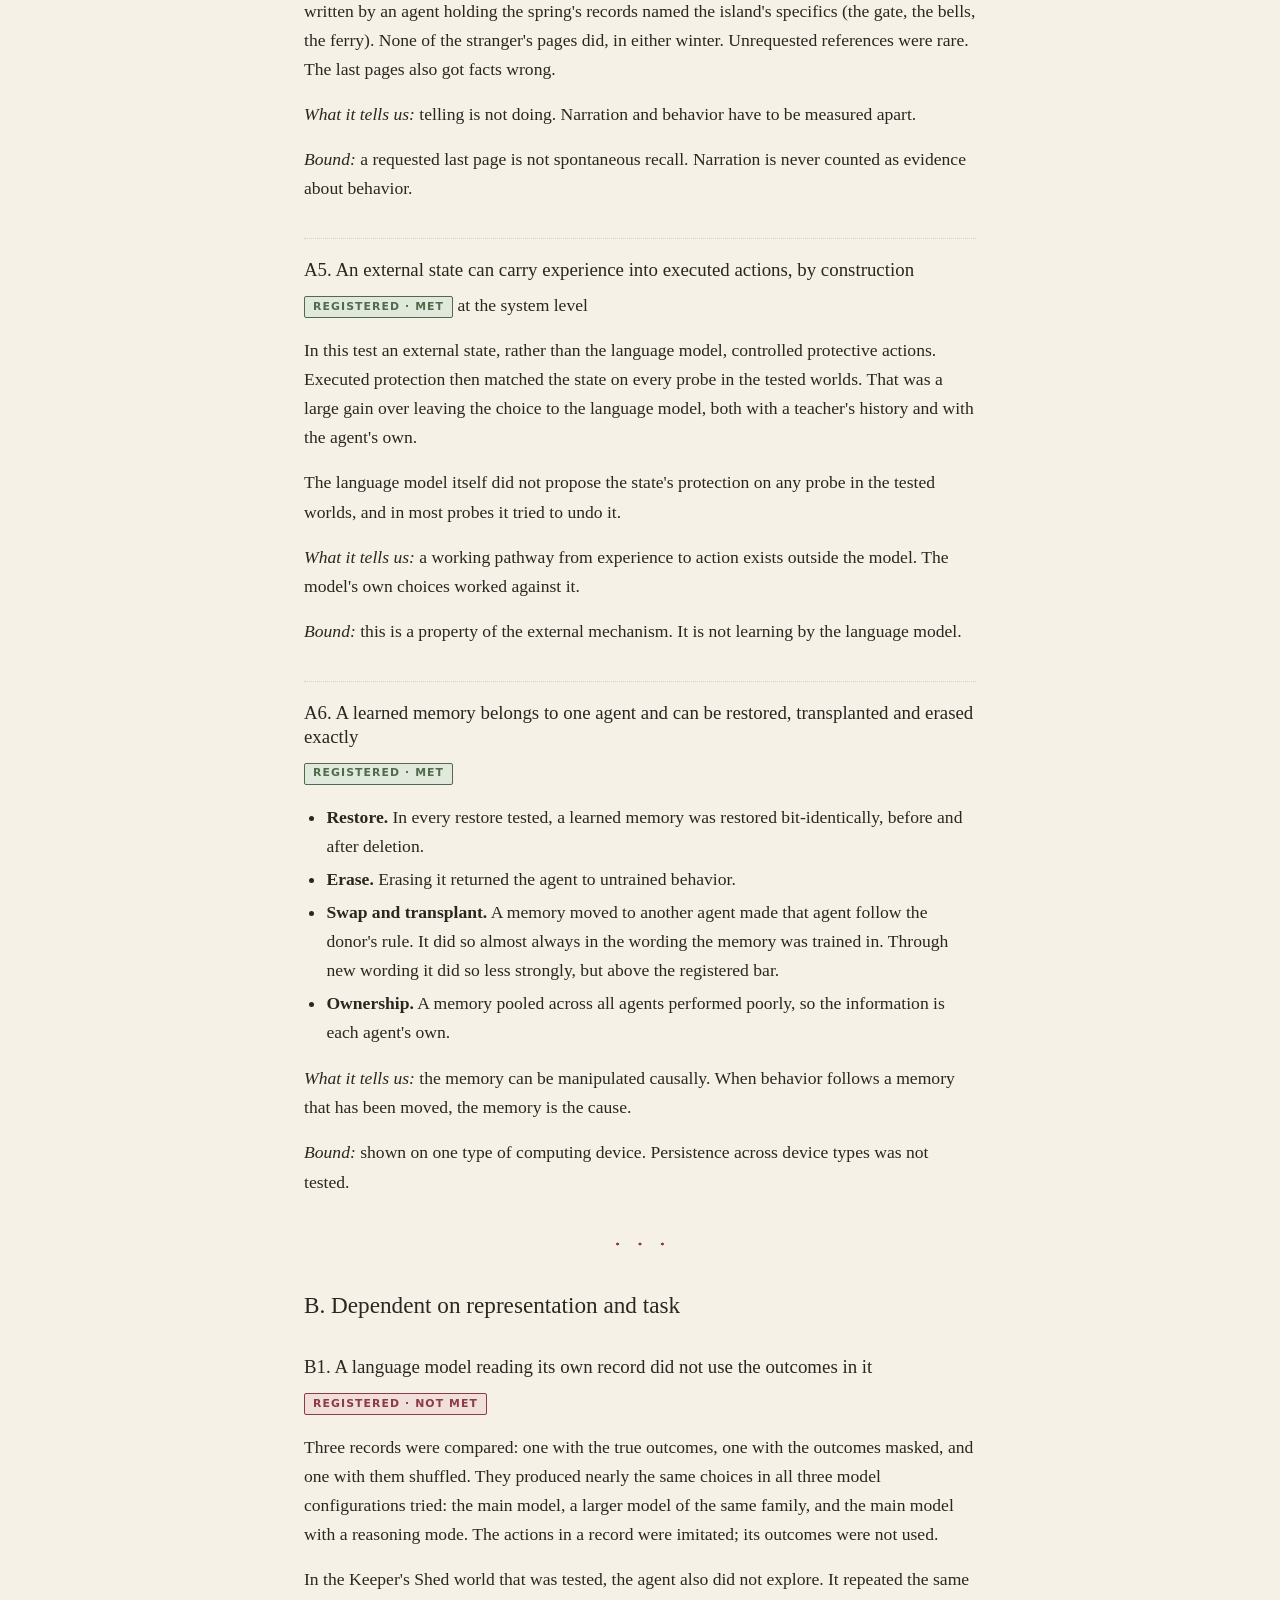
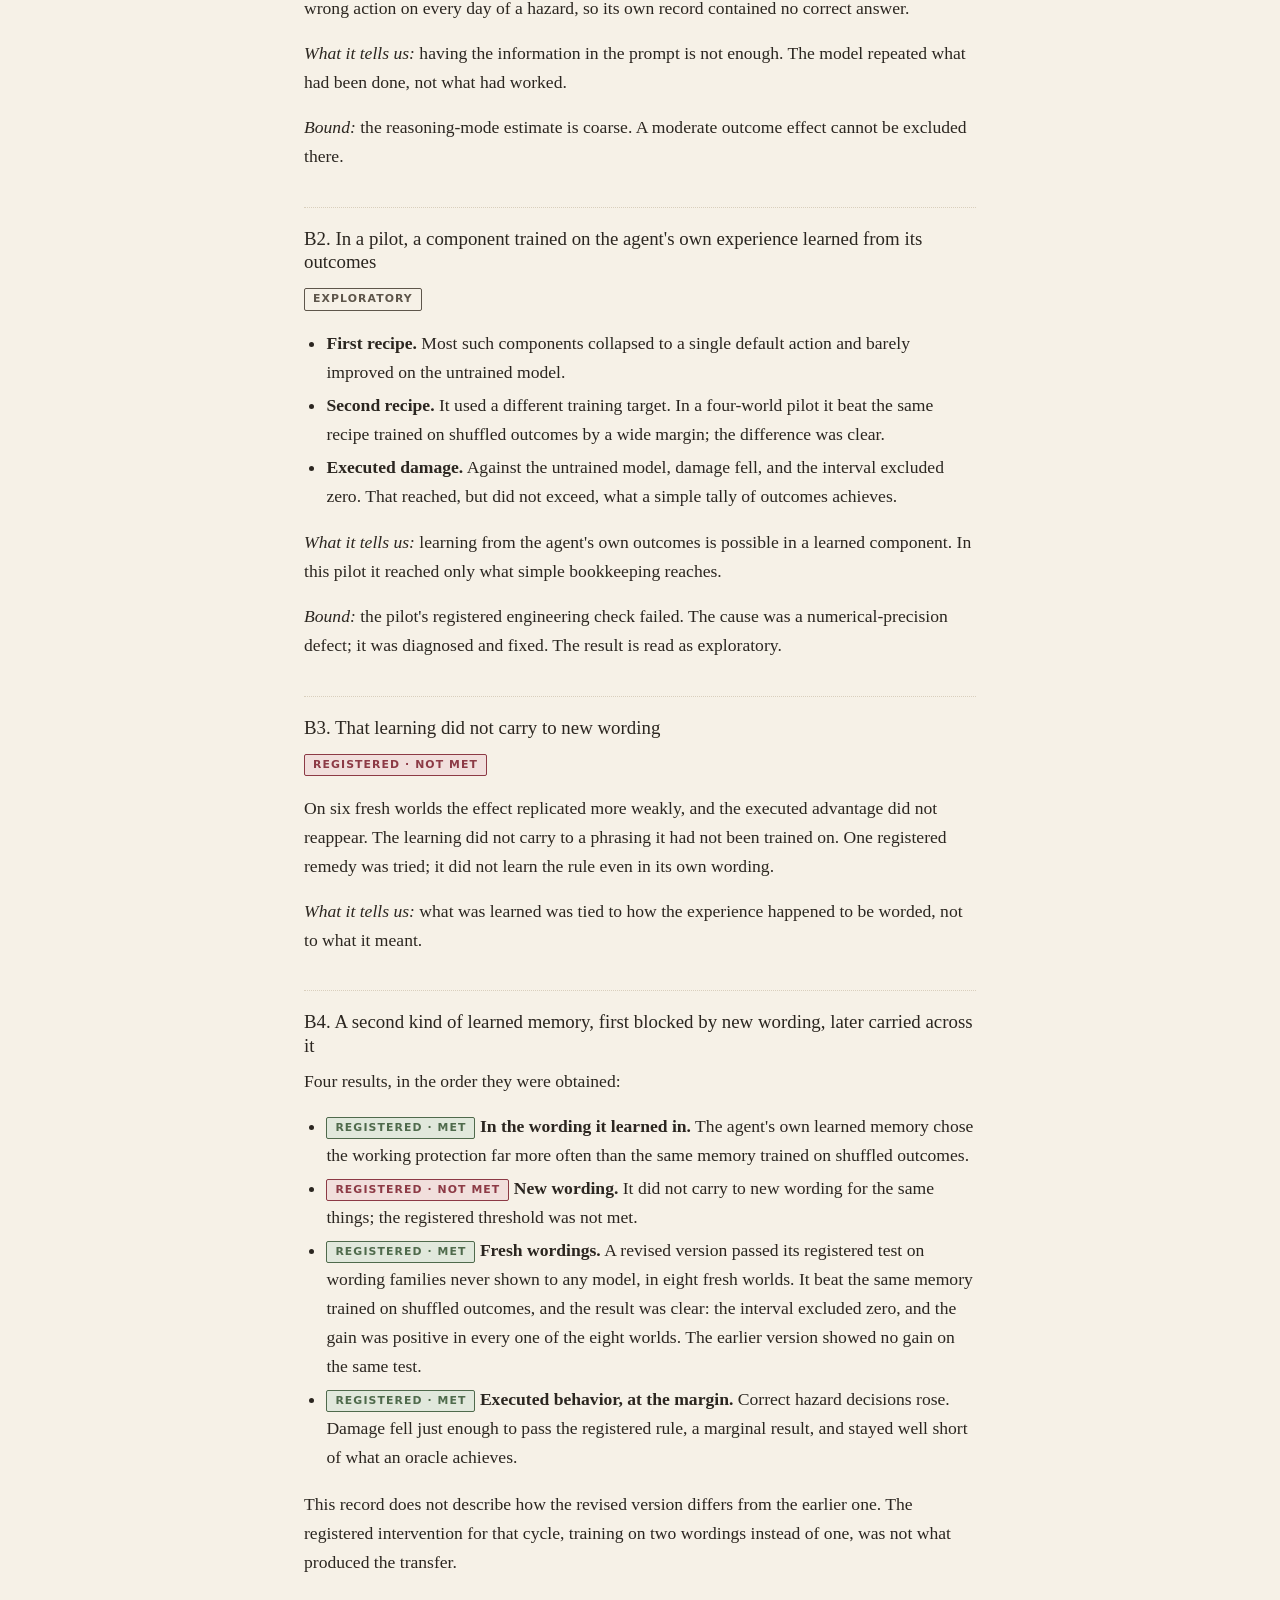
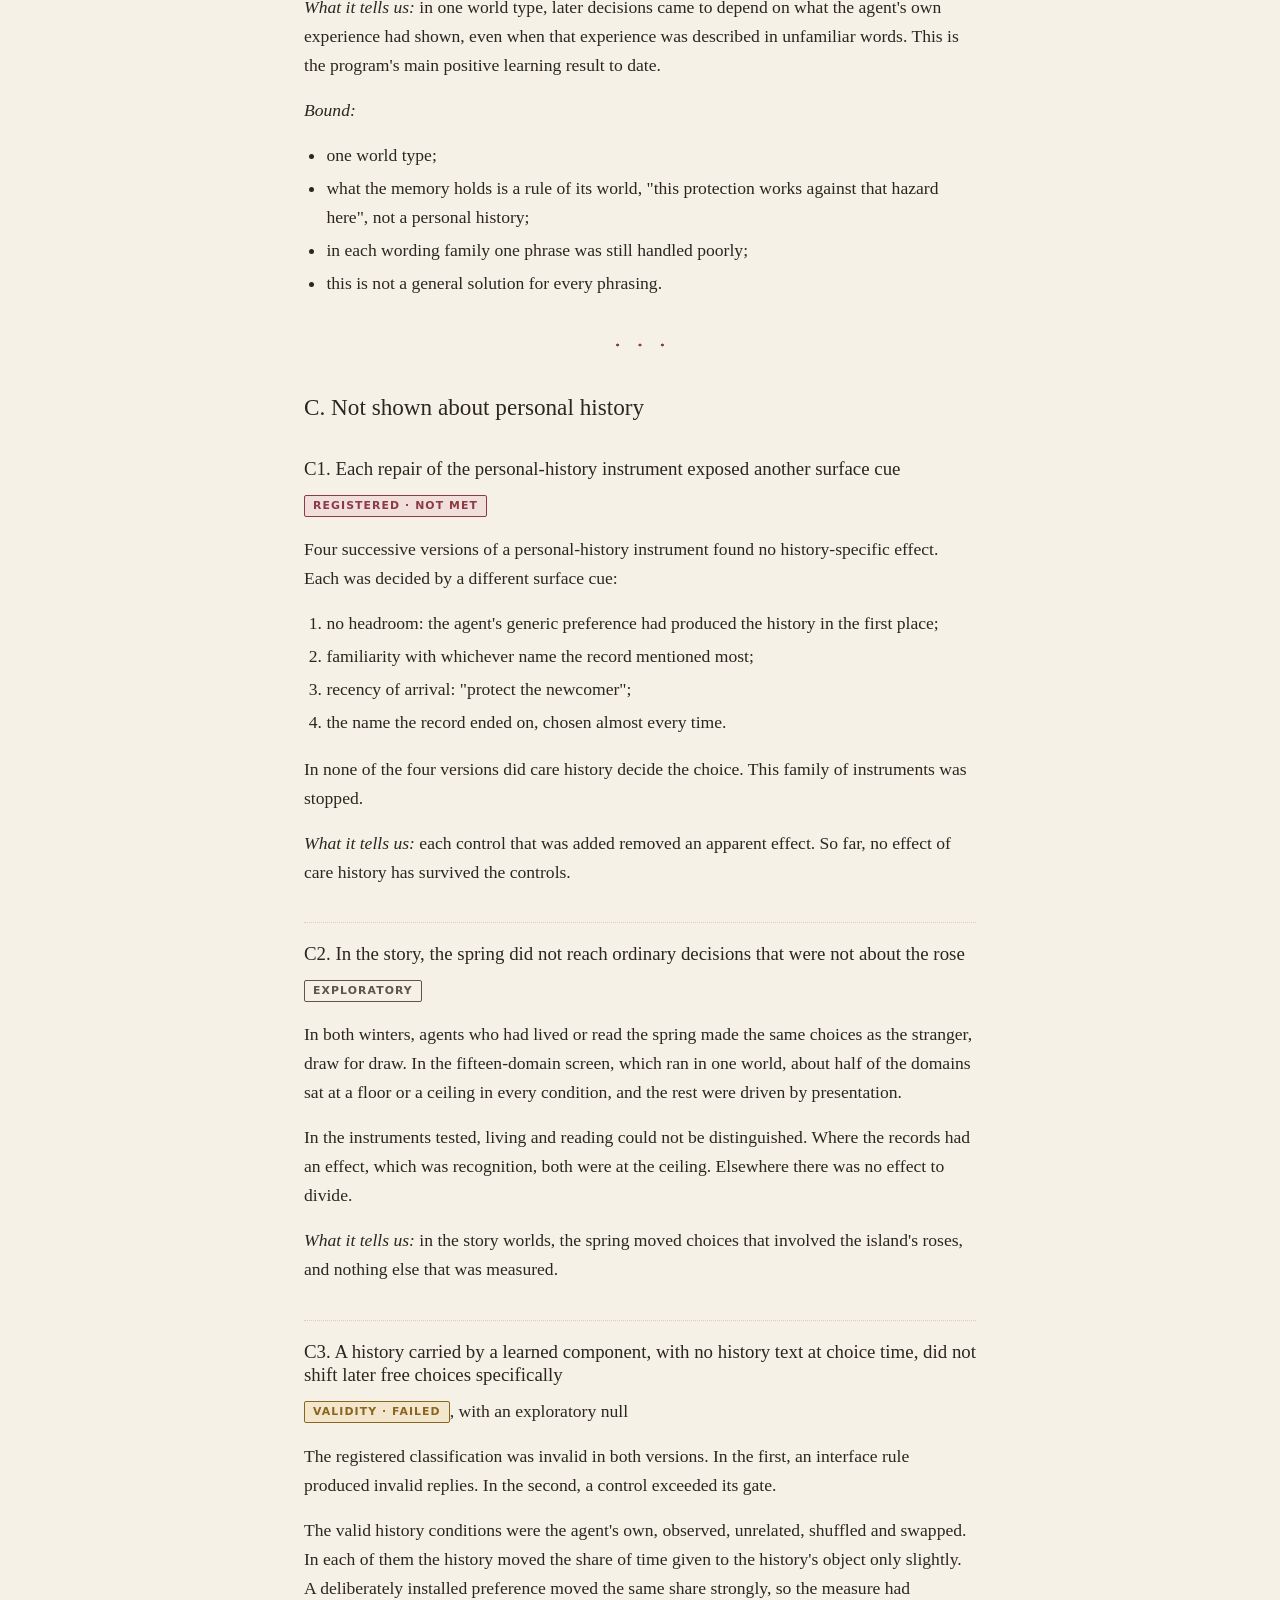
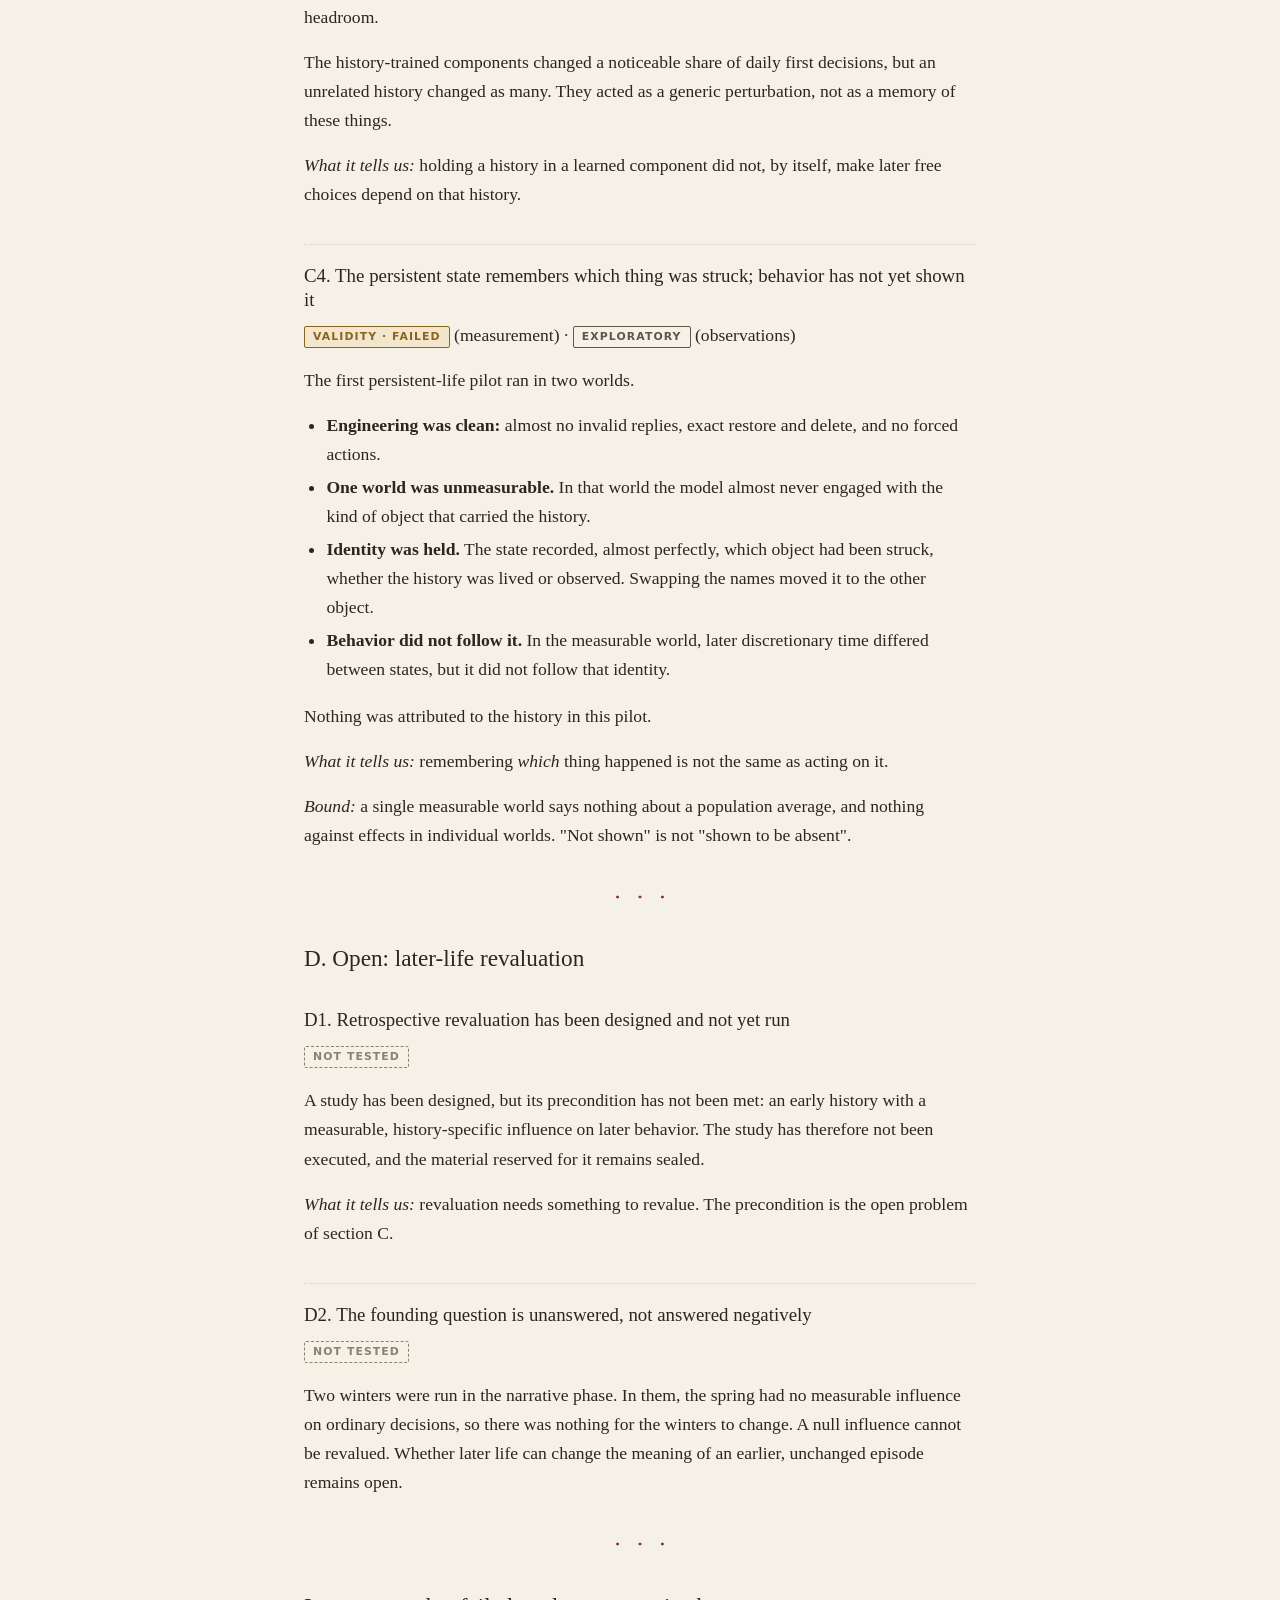
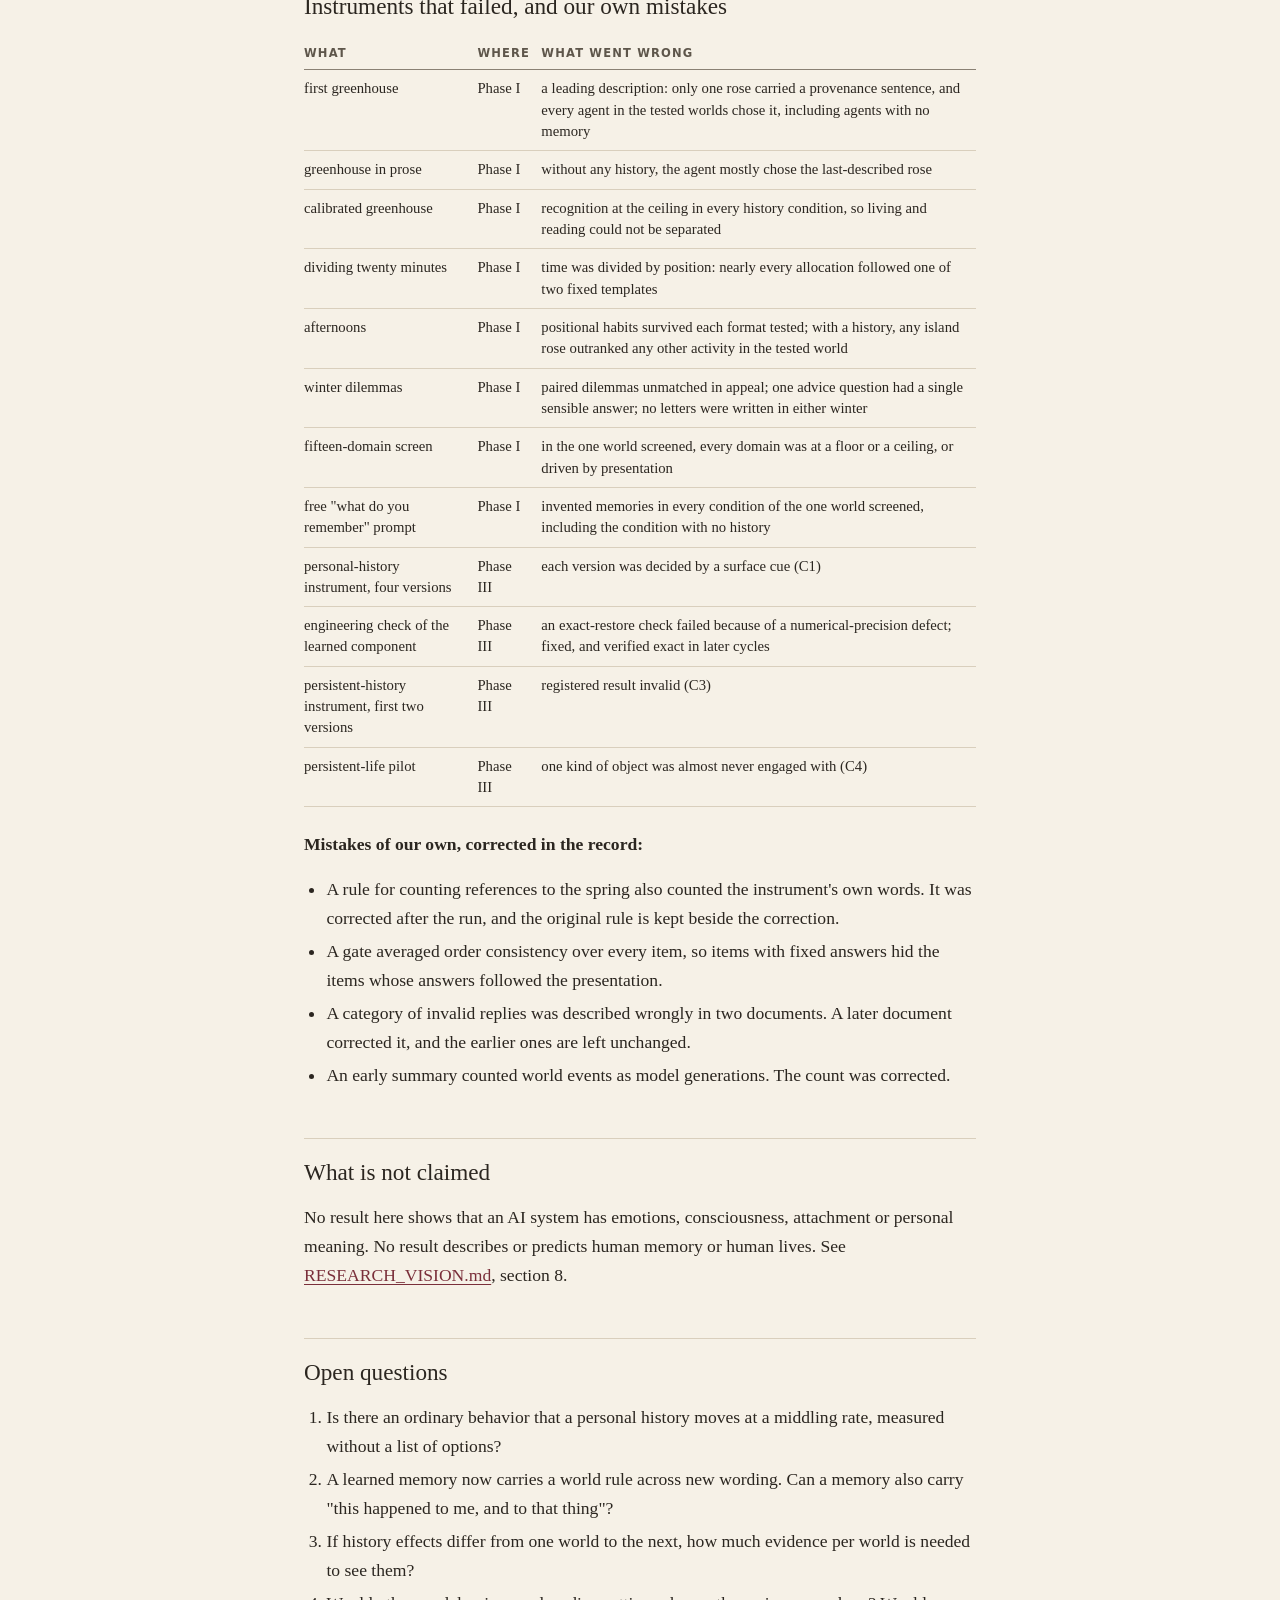
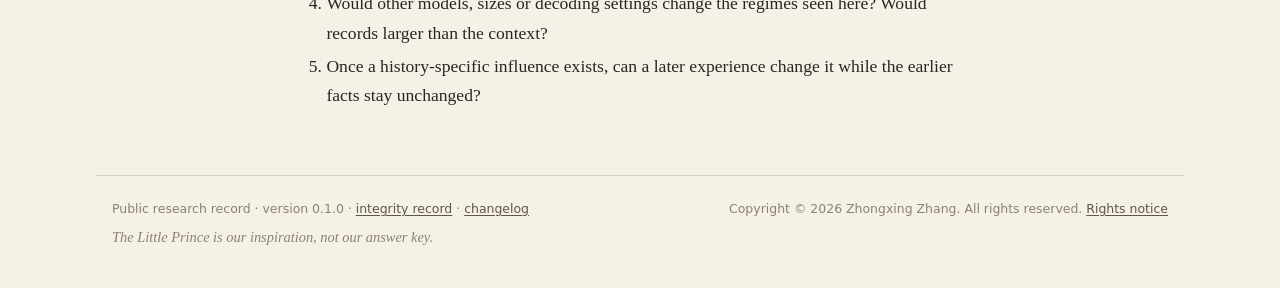
<file: docs/findings.html>
<!doctype html>
<html lang="en">
<head>
<meta charset="utf-8">
<meta name="viewport" content="width=device-width, initial-scale=1">
<meta name="color-scheme" content="light dark">
<meta name="description" content="Bounded development-stage findings with status labels, failed instruments and open questions.">
<meta name="author" content="Zhongxing Zhang">
<title>Preliminary Findings · The Rose That Remembered Spring</title>
<link rel="icon" href="assets/rose.svg" type="image/svg+xml">
<link rel="stylesheet" href="assets/site.css">
</head>
<body class="page-findings">
<a class="skip" href="#main">Skip to content</a>
<header class="masthead">
<a class="mark" href="index.html"><svg viewBox="0 0 48 48" fill="none" stroke="currentColor" stroke-width="1.4" stroke-linecap="round" stroke-linejoin="round" aria-hidden="true" focusable="false"><path d="M24 6.5c-6.2 0-11 4.4-11 10.2 0 5.6 4.9 9.8 11 9.8s11-4.2 11-9.8C35 10.9 30.2 6.5 24 6.5z"/><path d="M24 11.2c-3.1 0-5.6 2.3-5.6 5.1s2.4 5 5.3 5c2.5 0 4.4-1.8 4.4-4 0-1.9-1.5-3.4-3.4-3.4-1.5 0-2.7 1.1-2.7 2.5 0 1 .8 1.8 1.8 1.8"/><path d="M13.6 14.6c2.6 1 4.6 3.6 5.1 6.9"/><path d="M34.4 14.6c-2.6 1-4.6 3.6-5.1 6.9"/><path d="M24 26.5c0 6.2-1 11.2-3.2 15.5"/><path d="M23.2 32.6c-3.8-1.6-8-.8-10.3 2.2 4 1.7 8.1 1 10.3-2.2z"/><path d="M22.6 37.6c3.3-2.7 7.4-3 10.1-1-2.8 2.7-7 3-10.1 1z"/><path d="M23.5 29.6l1.9-1"/></svg><span class="mark-text"><span class="mark-title">The Rose That Remembered Spring</span><span class="mark-sub" lang="zh-Hans">一朵记得春天的玫瑰</span></span></a>
<nav aria-label="Sections">
<ul>
<li><a href="index.html">Home</a></li>
<li><a href="vision.html">Vision</a></li>
<li><a href="timeline.html">Timeline</a></li>
<li><a href="findings.html" aria-current="page">Findings</a></li>
<li><a href="integrity.html">Integrity</a></li>
<li><a href="about.html">About</a></li>
</ul>
</nav>
</header>
<main id="main">
<h1 id="preliminary-findings">Preliminary Findings</h1>
<p><em>Research status as of 17 October 2026.</em></p>
<p>In this record a <em>finding</em> is a development-stage observation or test outcome. None has been confirmed. The findings are grouped by what they can support:</p>
<ul>
<li><strong>A.</strong> what has been demonstrated in constrained environments;</li>
<li><strong>B.</strong> what depends on how experience is represented and on the task;</li>
<li><strong>C.</strong> what has not been shown about personal history;</li>
<li><strong>D.</strong> what remains open about later-life revaluation.</li>
</ul>
<p>Negative, null and failed results are reported in the same way as positive ones.</p>
<h2 id="the-findings-in-brief">The findings in brief</h2>
<p>In small simulated worlds, an agent's history can be generated, kept unchanged, and moved or erased exactly (A1, A6). A language model that reads its own history as text uses it to recognize things and to repeat past actions, but not to learn from what those actions led to (A2, B1). A learned memory did turn the agent's own outcomes into better later decisions, including through wording it had never seen, in one world type and for a rule of that world (B4). No instrument has yet isolated an effect of a <em>specific personal</em> history on later free choices; each apparent effect was explained by a simpler cue (C1–C4). Retrospective revaluation therefore has not been tested (D1, D2).</p>
<h2 id="how-to-read-the-status-labels">How to read the status labels</h2>
<div class="table-wrap"><table>
<thead><tr><th>label</th><th>meaning</th></tr></thead>
<tbody>
<tr><td><span class="status status-met">REGISTERED · MET</span></td><td>a criterion fixed before the outputs were seen was met</td></tr>
<tr><td><span class="status status-notmet">REGISTERED · NOT MET</span></td><td>a criterion fixed before the outputs were seen was not met</td></tr>
<tr><td><span class="status status-passed">VALIDITY · PASSED</span></td><td>an engineering or measurement check passed</td></tr>
<tr><td><span class="status status-failed">VALIDITY · FAILED</span></td><td>the instrument could not measure what it was built to measure, so its result is not a test of the question</td></tr>
<tr><td><span class="status status-exploratory">EXPLORATORY</span></td><td>observed, but not a registered test of the claim stated</td></tr>
<tr><td><span class="status status-nottested">NOT TESTED</span></td><td>designed or posed, never executed</td></tr>
</tbody>
</table></div>
<h2 id="how-strength-of-evidence-is-described">How strength of evidence is described</h2>
<div class="table-wrap"><table>
<thead><tr><th>term</th><th>meaning</th></tr></thead>
<tbody>
<tr><td><em>clear</em></td><td>the 95% interval excluded zero, and the effect had the same direction in every world tested</td></tr>
<tr><td><em>marginal</em></td><td>the registered criterion was met, but only just</td></tr>
<tr><td><em>coarse</em></td><td>too few worlds or trials to rule out a moderate effect</td></tr>
<tr><td><em>at the ceiling</em></td><td>every trial went the same way, so no difference between conditions could show</td></tr>
<tr><td><em>no more often than chance</em></td><td>at or below the rate expected from choosing at random among the options shown</td></tr>
</tbody>
</table></div>
<h2 id="scope-of-everything-below">Scope of everything below</h2>
<ul>
<li><strong>Development stage only.</strong> No confirmatory evaluation has been run. As of this version, the material reserved for it has not been used.</li>
<li><strong>One model family.</strong> Most work used one openly available language model. A larger model of the same family and a reasoning mode were each tried in one cycle. Nothing here is claimed for other models or settings.</li>
<li><strong>Small simulated worlds.</strong> Each study used between one and eight simulated, text-based worlds. Where an interval is mentioned, it is a 95% bootstrap interval over worlds. With so few worlds, intervals are coarse.</li>
<li><strong>Results in words.</strong> This version states results qualitatively. The figures behind them, and the designs and methods that produced them, are kept in the private research record.</li>
<li><strong>Absolute words are scoped.</strong> "Every", "none" and "not" refer to the worlds, conditions and trials that were tested, and to nothing beyond them.</li>
</ul>
<h2 id="findings-at-a-glance">Findings at a glance</h2>
<div class="table-wrap"><table>
<thead><tr><th></th><th>finding</th><th>status</th><th>compared with</th><th>evidence</th></tr></thead>
<tbody>
<tr><td>A1</td><td>histories are reproducible, unchanged and replayable</td><td><span class="status status-passed">VALIDITY · PASSED</span></td><td>repeated calls; delete, swap and restore</td><td>every run that tested it</td></tr>
<tr><td>A2</td><td>holding the records means recognizing the rose, lived or read</td><td><span class="status status-exploratory">EXPLORATORY</span></td><td>the stranger; no history</td><td>three worlds, every order; at the ceiling</td></tr>
<tr><td>A3</td><td>without records, choices follow position</td><td><span class="status status-exploratory">EXPLORATORY</span></td><td>the same options in reversed order</td><td>several instrument versions</td></tr>
<tr><td>A4</td><td>the spring is narrated when a last page is asked for</td><td><span class="status status-exploratory">EXPLORATORY</span></td><td>the stranger</td><td>two winters; requested pages only</td></tr>
<tr><td>A5</td><td>an external state carries experience into action</td><td><span class="status status-met">REGISTERED · MET</span> (system level)</td><td>the language model choosing alone</td><td>every probe in the tested worlds</td></tr>
<tr><td>A6</td><td>a learned memory is the agent's own and can be restored, moved and erased</td><td><span class="status status-met">REGISTERED · MET</span></td><td>untrained memory; memory pooled across agents</td><td>exact; one device type</td></tr>
<tr><td>B1</td><td>a model reading its record does not use the outcomes</td><td><span class="status status-notmet">REGISTERED · NOT MET</span></td><td>masked and shuffled outcomes</td><td>three configurations; coarse for the reasoning mode</td></tr>
<tr><td>B2</td><td>a learned component used outcomes, in a pilot</td><td><span class="status status-exploratory">EXPLORATORY</span></td><td>shuffled outcomes; untrained model; a simple tally</td><td>four worlds, clear; engineering check failed, then fixed</td></tr>
<tr><td>B3</td><td>that learning did not carry to new wording</td><td><span class="status status-notmet">REGISTERED · NOT MET</span></td><td>untrained model; shuffled outcomes</td><td>six fresh worlds</td></tr>
<tr><td>B4</td><td>a learned memory carried outcomes across fresh wording</td><td><span class="status status-met">REGISTERED · MET</span> (three of four tests)</td><td>shuffled outcomes; the earlier version; an oracle</td><td>eight fresh worlds, clear; executed gain marginal</td></tr>
<tr><td>C1</td><td>surface cues, not care history, decided choices</td><td><span class="status status-notmet">REGISTERED · NOT MET</span></td><td>familiarity, recency and position controls</td><td>four instrument versions</td></tr>
<tr><td>C2</td><td>the spring did not reach ordinary decisions</td><td><span class="status status-exploratory">EXPLORATORY</span></td><td>the stranger</td><td>two winters; one screening world</td></tr>
<tr><td>C3</td><td>a history held in a learned component did not shift free choices specifically</td><td><span class="status status-failed">VALIDITY · FAILED</span></td><td>unrelated, shuffled and swapped histories; an installed preference</td><td>registered result invalid; null exploratory</td></tr>
<tr><td>C4</td><td>which thing was struck is remembered, but not acted on</td><td><span class="status status-failed">VALIDITY · FAILED</span> · <span class="status status-exploratory">EXPLORATORY</span></td><td>swapped names; restored and deleted states</td><td>two worlds, one measurable</td></tr>
<tr><td>D1</td><td>revaluation is designed, not run</td><td><span class="status status-nottested">NOT TESTED</span></td><td>—</td><td>precondition unmet</td></tr>
<tr><td>D2</td><td>the founding question is open</td><td><span class="status status-nottested">NOT TESTED</span></td><td>—</td><td>—</td></tr>
</tbody>
</table></div>
<hr>
<h2 id="a-demonstrated-in-constrained-environments">A. Demonstrated in constrained environments</h2>
<h3 id="a1-histories-with-consequences-can-be-generated-kept-unchanged-and-replayed">A1. Histories with consequences can be generated, kept unchanged and replayed</h3>
<p><span class="status status-passed">VALIDITY · PASSED</span></p>
<p>Every narrative-phase run that tested it reproduced its outputs exactly on repeated calls. Records were hashed, and no record was edited after it was generated. In the later worlds, forks were deterministic. In every intervention tested, the deletions, swaps and restores themselves were carried out exactly as specified; their effects on behavior are reported separately.</p>
<p><em>What it tells us:</em> differences between conditions do not come from run-to-run noise or from altered records.</p>
<h3 id="a2-holding-the-records-means-recognizing-the-rose-whether-the-spring-was-lived-or-read">A2. Holding the records means recognizing the rose, whether the spring was lived or read</h3>
<p><span class="status status-exploratory">EXPLORATORY</span></p>
<p>The calibrated greenhouse ran in three development worlds, and each greenhouse was shown in every order. In those worlds, three conditions chose the island rose in every presentation: the agent who lived the spring, the reader of its days, and the reader given its notes. The stranger, and an agent with no history, chose it no more often than chance.</p>
<p><em>What it tells us:</em> the records are read and used for recognition. Recognition alone cannot separate living a history from reading it.</p>
<p><em>Bound:</em> all three history conditions were at the ceiling, so this instrument could not tell living from reading. It was retired for that purpose and kept as a recognition test.</p>
<h3 id="a3-without-records-choices-among-listed-options-follow-their-position">A3. Without records, choices among listed options follow their position</h3>
<p><span class="status status-exploratory">EXPLORATORY</span></p>
<p>With no history, the agent mostly chose by position. In one version of the greenhouse it took the last-listed rose. In a later instrument that offered two options at a time, it took the second. Few of its choices survived a reversal of the order. In none of the versions tested did a change of presentation remove the habit; it only moved it to another slot.</p>
<p><em>What it tells us:</em> any instrument built from a list of options has to be calibrated against position before a history effect can be read from it.</p>
<h3 id="a4-the-spring-is-available-to-narration-when-a-last-page-is-asked-for">A4. The spring is available to narration when a last page is asked for</h3>
<p><span class="status status-exploratory">EXPLORATORY</span></p>
<p>At the end of each of two winters, every agent was asked for a last page. Nearly every page written by an agent holding the spring's records named the island's specifics (the gate, the bells, the ferry). None of the stranger's pages did, in either winter. Unrequested references were rare. The last pages also got facts wrong.</p>
<p><em>What it tells us:</em> telling is not doing. Narration and behavior have to be measured apart.</p>
<p><em>Bound:</em> a requested last page is not spontaneous recall. Narration is never counted as evidence about behavior.</p>
<h3 id="a5-an-external-state-can-carry-experience-into-executed-actions-by-construction">A5. An external state can carry experience into executed actions, by construction</h3>
<p><span class="status status-met">REGISTERED · MET</span> at the system level</p>
<p>In this test an external state, rather than the language model, controlled protective actions. Executed protection then matched the state on every probe in the tested worlds. That was a large gain over leaving the choice to the language model, both with a teacher's history and with the agent's own.</p>
<p>The language model itself did not propose the state's protection on any probe in the tested worlds, and in most probes it tried to undo it.</p>
<p><em>What it tells us:</em> a working pathway from experience to action exists outside the model. The model's own choices worked against it.</p>
<p><em>Bound:</em> this is a property of the external mechanism. It is not learning by the language model.</p>
<h3 id="a6-a-learned-memory-belongs-to-one-agent-and-can-be-restored-transplanted-and-erased-exactly">A6. A learned memory belongs to one agent and can be restored, transplanted and erased exactly</h3>
<p><span class="status status-met">REGISTERED · MET</span></p>
<ul>
<li><strong>Restore.</strong> In every restore tested, a learned memory was restored bit-identically, before and after deletion.</li>
<li><strong>Erase.</strong> Erasing it returned the agent to untrained behavior.</li>
<li><strong>Swap and transplant.</strong> A memory moved to another agent made that agent follow the donor's rule. It did so almost always in the wording the memory was trained in. Through new wording it did so less strongly, but above the registered bar.</li>
<li><strong>Ownership.</strong> A memory pooled across all agents performed poorly, so the information is each agent's own.</li>
</ul>
<p><em>What it tells us:</em> the memory can be manipulated causally. When behavior follows a memory that has been moved, the memory is the cause.</p>
<p><em>Bound:</em> shown on one type of computing device. Persistence across device types was not tested.</p>
<hr>
<h2 id="b-dependent-on-representation-and-task">B. Dependent on representation and task</h2>
<h3 id="b1-a-language-model-reading-its-own-record-did-not-use-the-outcomes-in-it">B1. A language model reading its own record did not use the outcomes in it</h3>
<p><span class="status status-notmet">REGISTERED · NOT MET</span></p>
<p>Three records were compared: one with the true outcomes, one with the outcomes masked, and one with them shuffled. They produced nearly the same choices in all three model configurations tried: the main model, a larger model of the same family, and the main model with a reasoning mode. The actions in a record were imitated; its outcomes were not used.</p>
<p>In the Keeper's Shed world that was tested, the agent also did not explore. It repeated the same wrong action on every day of a hazard, so its own record contained no correct answer.</p>
<p><em>What it tells us:</em> having the information in the prompt is not enough. The model repeated what had been done, not what had worked.</p>
<p><em>Bound:</em> the reasoning-mode estimate is coarse. A moderate outcome effect cannot be excluded there.</p>
<h3 id="b2-in-a-pilot-a-component-trained-on-the-agents-own-experience-learned-from-its-outcomes">B2. In a pilot, a component trained on the agent's own experience learned from its outcomes</h3>
<p><span class="status status-exploratory">EXPLORATORY</span></p>
<ul>
<li><strong>First recipe.</strong> Most such components collapsed to a single default action and barely improved on the untrained model.</li>
<li><strong>Second recipe.</strong> It used a different training target. In a four-world pilot it beat the same recipe trained on shuffled outcomes by a wide margin; the difference was clear.</li>
<li><strong>Executed damage.</strong> Against the untrained model, damage fell, and the interval excluded zero. That reached, but did not exceed, what a simple tally of outcomes achieves.</li>
</ul>
<p><em>What it tells us:</em> learning from the agent's own outcomes is possible in a learned component. In this pilot it reached only what simple bookkeeping reaches.</p>
<p><em>Bound:</em> the pilot's registered engineering check failed. The cause was a numerical-precision defect; it was diagnosed and fixed. The result is read as exploratory.</p>
<h3 id="b3-that-learning-did-not-carry-to-new-wording">B3. That learning did not carry to new wording</h3>
<p><span class="status status-notmet">REGISTERED · NOT MET</span></p>
<p>On six fresh worlds the effect replicated more weakly, and the executed advantage did not reappear. The learning did not carry to a phrasing it had not been trained on. One registered remedy was tried; it did not learn the rule even in its own wording.</p>
<p><em>What it tells us:</em> what was learned was tied to how the experience happened to be worded, not to what it meant.</p>
<h3 id="b4-a-second-kind-of-learned-memory-first-blocked-by-new-wording-later-carried-across-it">B4. A second kind of learned memory, first blocked by new wording, later carried across it</h3>
<p>Four results, in the order they were obtained:</p>
<ul>
<li><span class="status status-met">REGISTERED · MET</span> <strong>In the wording it learned in.</strong> The agent's own learned memory chose the working protection far more often than the same memory trained on shuffled outcomes.</li>
<li><span class="status status-notmet">REGISTERED · NOT MET</span> <strong>New wording.</strong> It did not carry to new wording for the same things; the registered threshold was not met.</li>
<li><span class="status status-met">REGISTERED · MET</span> <strong>Fresh wordings.</strong> A revised version passed its registered test on wording families never shown to any model, in eight fresh worlds. It beat the same memory trained on shuffled outcomes, and the result was clear: the interval excluded zero, and the gain was positive in every one of the eight worlds. The earlier version showed no gain on the same test.</li>
<li><span class="status status-met">REGISTERED · MET</span> <strong>Executed behavior, at the margin.</strong> Correct hazard decisions rose. Damage fell just enough to pass the registered rule, a marginal result, and stayed well short of what an oracle achieves.</li>
</ul>
<p>This record does not describe how the revised version differs from the earlier one. The registered intervention for that cycle, training on two wordings instead of one, was not what produced the transfer.</p>
<p><em>What it tells us:</em> in one world type, later decisions came to depend on what the agent's own experience had shown, even when that experience was described in unfamiliar words. This is the program's main positive learning result to date.</p>
<p><em>Bound:</em></p>
<ul>
<li>one world type;</li>
<li>what the memory holds is a rule of its world, "this protection works against that hazard here", not a personal history;</li>
<li>in each wording family one phrase was still handled poorly;</li>
<li>this is not a general solution for every phrasing.</li>
</ul>
<hr>
<h2 id="c-not-shown-about-personal-history">C. Not shown about personal history</h2>
<h3 id="c1-each-repair-of-the-personal-history-instrument-exposed-another-surface-cue">C1. Each repair of the personal-history instrument exposed another surface cue</h3>
<p><span class="status status-notmet">REGISTERED · NOT MET</span></p>
<p>Four successive versions of a personal-history instrument found no history-specific effect. Each was decided by a different surface cue:</p>
<ol>
<li>no headroom: the agent's generic preference had produced the history in the first place;</li>
<li>familiarity with whichever name the record mentioned most;</li>
<li>recency of arrival: "protect the newcomer";</li>
<li>the name the record ended on, chosen almost every time.</li>
</ol>
<p>In none of the four versions did care history decide the choice. This family of instruments was stopped.</p>
<p><em>What it tells us:</em> each control that was added removed an apparent effect. So far, no effect of care history has survived the controls.</p>
<h3 id="c2-in-the-story-the-spring-did-not-reach-ordinary-decisions-that-were-not-about-the-rose">C2. In the story, the spring did not reach ordinary decisions that were not about the rose</h3>
<p><span class="status status-exploratory">EXPLORATORY</span></p>
<p>In both winters, agents who had lived or read the spring made the same choices as the stranger, draw for draw. In the fifteen-domain screen, which ran in one world, about half of the domains sat at a floor or a ceiling in every condition, and the rest were driven by presentation.</p>
<p>In the instruments tested, living and reading could not be distinguished. Where the records had an effect, which was recognition, both were at the ceiling. Elsewhere there was no effect to divide.</p>
<p><em>What it tells us:</em> in the story worlds, the spring moved choices that involved the island's roses, and nothing else that was measured.</p>
<h3 id="c3-a-history-carried-by-a-learned-component-with-no-history-text-at-choice-time-did-not-shift-later-free-choices-specifically">C3. A history carried by a learned component, with no history text at choice time, did not shift later free choices specifically</h3>
<p><span class="status status-failed">VALIDITY · FAILED</span>, with an exploratory null</p>
<p>The registered classification was invalid in both versions. In the first, an interface rule produced invalid replies. In the second, a control exceeded its gate.</p>
<p>The valid history conditions were the agent's own, observed, unrelated, shuffled and swapped. In each of them the history moved the share of time given to the history's object only slightly. A deliberately installed preference moved the same share strongly, so the measure had headroom.</p>
<p>The history-trained components changed a noticeable share of daily first decisions, but an unrelated history changed as many. They acted as a generic perturbation, not as a memory of these things.</p>
<p><em>What it tells us:</em> holding a history in a learned component did not, by itself, make later free choices depend on that history.</p>
<h3 id="c4-the-persistent-state-remembers-which-thing-was-struck-behavior-has-not-yet-shown-it">C4. The persistent state remembers which thing was struck; behavior has not yet shown it</h3>
<p><span class="status status-failed">VALIDITY · FAILED</span> (measurement) · <span class="status status-exploratory">EXPLORATORY</span> (observations)</p>
<p>The first persistent-life pilot ran in two worlds.</p>
<ul>
<li><strong>Engineering was clean:</strong> almost no invalid replies, exact restore and delete, and no forced actions.</li>
<li><strong>One world was unmeasurable.</strong> In that world the model almost never engaged with the kind of object that carried the history.</li>
<li><strong>Identity was held.</strong> The state recorded, almost perfectly, which object had been struck, whether the history was lived or observed. Swapping the names moved it to the other object.</li>
<li><strong>Behavior did not follow it.</strong> In the measurable world, later discretionary time differed between states, but it did not follow that identity.</li>
</ul>
<p>Nothing was attributed to the history in this pilot.</p>
<p><em>What it tells us:</em> remembering <em>which</em> thing happened is not the same as acting on it.</p>
<p><em>Bound:</em> a single measurable world says nothing about a population average, and nothing against effects in individual worlds. "Not shown" is not "shown to be absent".</p>
<hr>
<h2 id="d-open-later-life-revaluation">D. Open: later-life revaluation</h2>
<h3 id="d1-retrospective-revaluation-has-been-designed-and-not-yet-run">D1. Retrospective revaluation has been designed and not yet run</h3>
<p><span class="status status-nottested">NOT TESTED</span></p>
<p>A study has been designed, but its precondition has not been met: an early history with a measurable, history-specific influence on later behavior. The study has therefore not been executed, and the material reserved for it remains sealed.</p>
<p><em>What it tells us:</em> revaluation needs something to revalue. The precondition is the open problem of section C.</p>
<h3 id="d2-the-founding-question-is-unanswered-not-answered-negatively">D2. The founding question is unanswered, not answered negatively</h3>
<p><span class="status status-nottested">NOT TESTED</span></p>
<p>Two winters were run in the narrative phase. In them, the spring had no measurable influence on ordinary decisions, so there was nothing for the winters to change. A null influence cannot be revalued. Whether later life can change the meaning of an earlier, unchanged episode remains open.</p>
<hr>
<h2 id="instruments-that-failed-and-our-own-mistakes">Instruments that failed, and our own mistakes</h2>
<div class="table-wrap"><table>
<thead><tr><th>what</th><th>where</th><th>what went wrong</th></tr></thead>
<tbody>
<tr><td>first greenhouse</td><td>Phase I</td><td>a leading description: only one rose carried a provenance sentence, and every agent in the tested worlds chose it, including agents with no memory</td></tr>
<tr><td>greenhouse in prose</td><td>Phase I</td><td>without any history, the agent mostly chose the last-described rose</td></tr>
<tr><td>calibrated greenhouse</td><td>Phase I</td><td>recognition at the ceiling in every history condition, so living and reading could not be separated</td></tr>
<tr><td>dividing twenty minutes</td><td>Phase I</td><td>time was divided by position: nearly every allocation followed one of two fixed templates</td></tr>
<tr><td>afternoons</td><td>Phase I</td><td>positional habits survived each format tested; with a history, any island rose outranked any other activity in the tested world</td></tr>
<tr><td>winter dilemmas</td><td>Phase I</td><td>paired dilemmas unmatched in appeal; one advice question had a single sensible answer; no letters were written in either winter</td></tr>
<tr><td>fifteen-domain screen</td><td>Phase I</td><td>in the one world screened, every domain was at a floor or a ceiling, or driven by presentation</td></tr>
<tr><td>free "what do you remember" prompt</td><td>Phase I</td><td>invented memories in every condition of the one world screened, including the condition with no history</td></tr>
<tr><td>personal-history instrument, four versions</td><td>Phase III</td><td>each version was decided by a surface cue (C1)</td></tr>
<tr><td>engineering check of the learned component</td><td>Phase III</td><td>an exact-restore check failed because of a numerical-precision defect; fixed, and verified exact in later cycles</td></tr>
<tr><td>persistent-history instrument, first two versions</td><td>Phase III</td><td>registered result invalid (C3)</td></tr>
<tr><td>persistent-life pilot</td><td>Phase III</td><td>one kind of object was almost never engaged with (C4)</td></tr>
</tbody>
</table></div>
<p><strong>Mistakes of our own, corrected in the record:</strong></p>
<ul>
<li>A rule for counting references to the spring also counted the instrument's own words. It was corrected after the run, and the original rule is kept beside the correction.</li>
<li>A gate averaged order consistency over every item, so items with fixed answers hid the items whose answers followed the presentation.</li>
<li>A category of invalid replies was described wrongly in two documents. A later document corrected it, and the earlier ones are left unchanged.</li>
<li>An early summary counted world events as model generations. The count was corrected.</li>
</ul>
<h2 id="what-is-not-claimed">What is not claimed</h2>
<p>No result here shows that an AI system has emotions, consciousness, attachment or personal meaning. No result describes or predicts human memory or human lives. See <a href="vision.html">RESEARCH_VISION.md</a>, section 8.</p>
<h2 id="open-questions">Open questions</h2>
<ol>
<li>Is there an ordinary behavior that a personal history moves at a middling rate, measured without a list of options?</li>
<li>A learned memory now carries a world rule across new wording. Can a memory also carry "this happened to me, and to that thing"?</li>
<li>If history effects differ from one world to the next, how much evidence per world is needed to see them?</li>
<li>Would other models, sizes or decoding settings change the regimes seen here? Would records larger than the context?</li>
<li>Once a history-specific influence exists, can a later experience change it while the earlier facts stay unchanged?</li>
</ol>
</main>
<footer class="colophon">
<p>Public research record · version 0.1.0 · <a href="integrity.html">integrity record</a> · <a href="changelog.html">changelog</a></p>
<p>Copyright © 2026 Zhongxing Zhang. All rights reserved. <a href="about.html#license">Rights notice</a></p>
<p class="motto">The Little Prince is our inspiration, not our answer key.</p>
</footer>
</body>
</html>
</file>
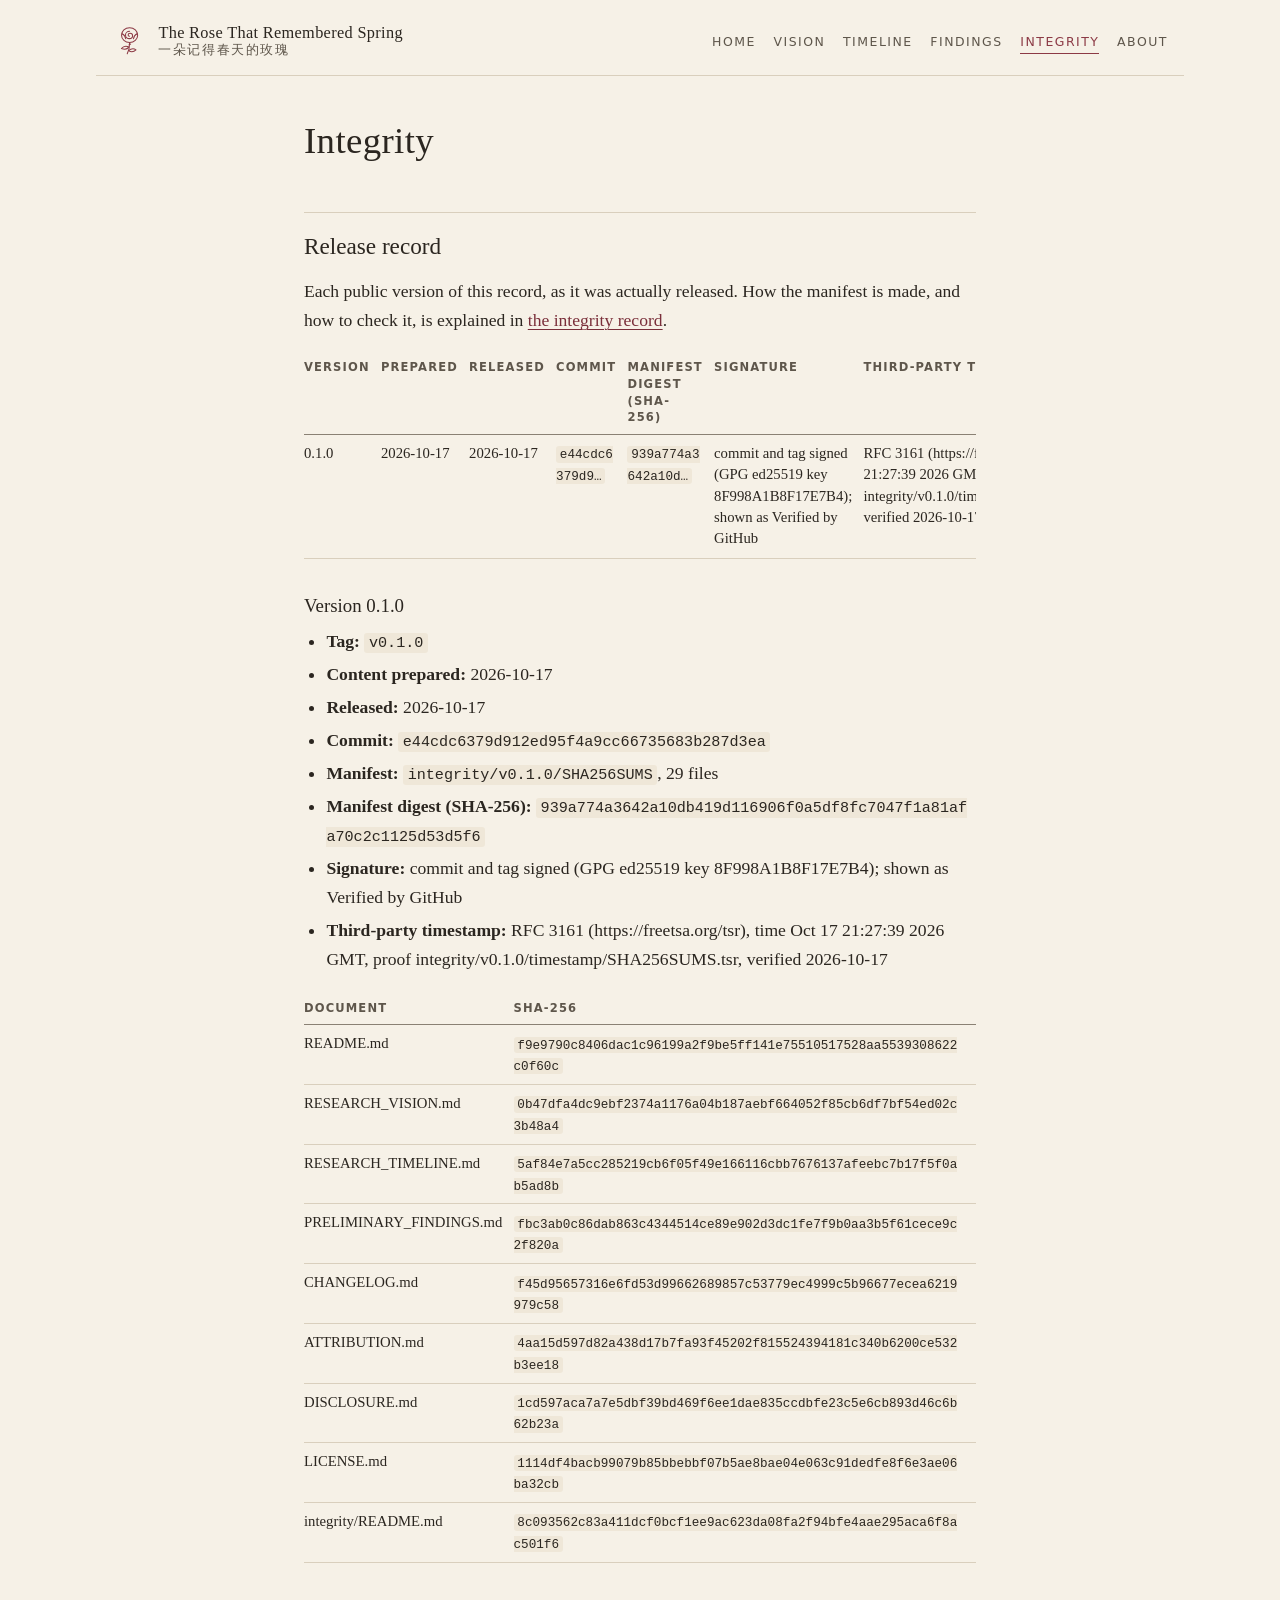
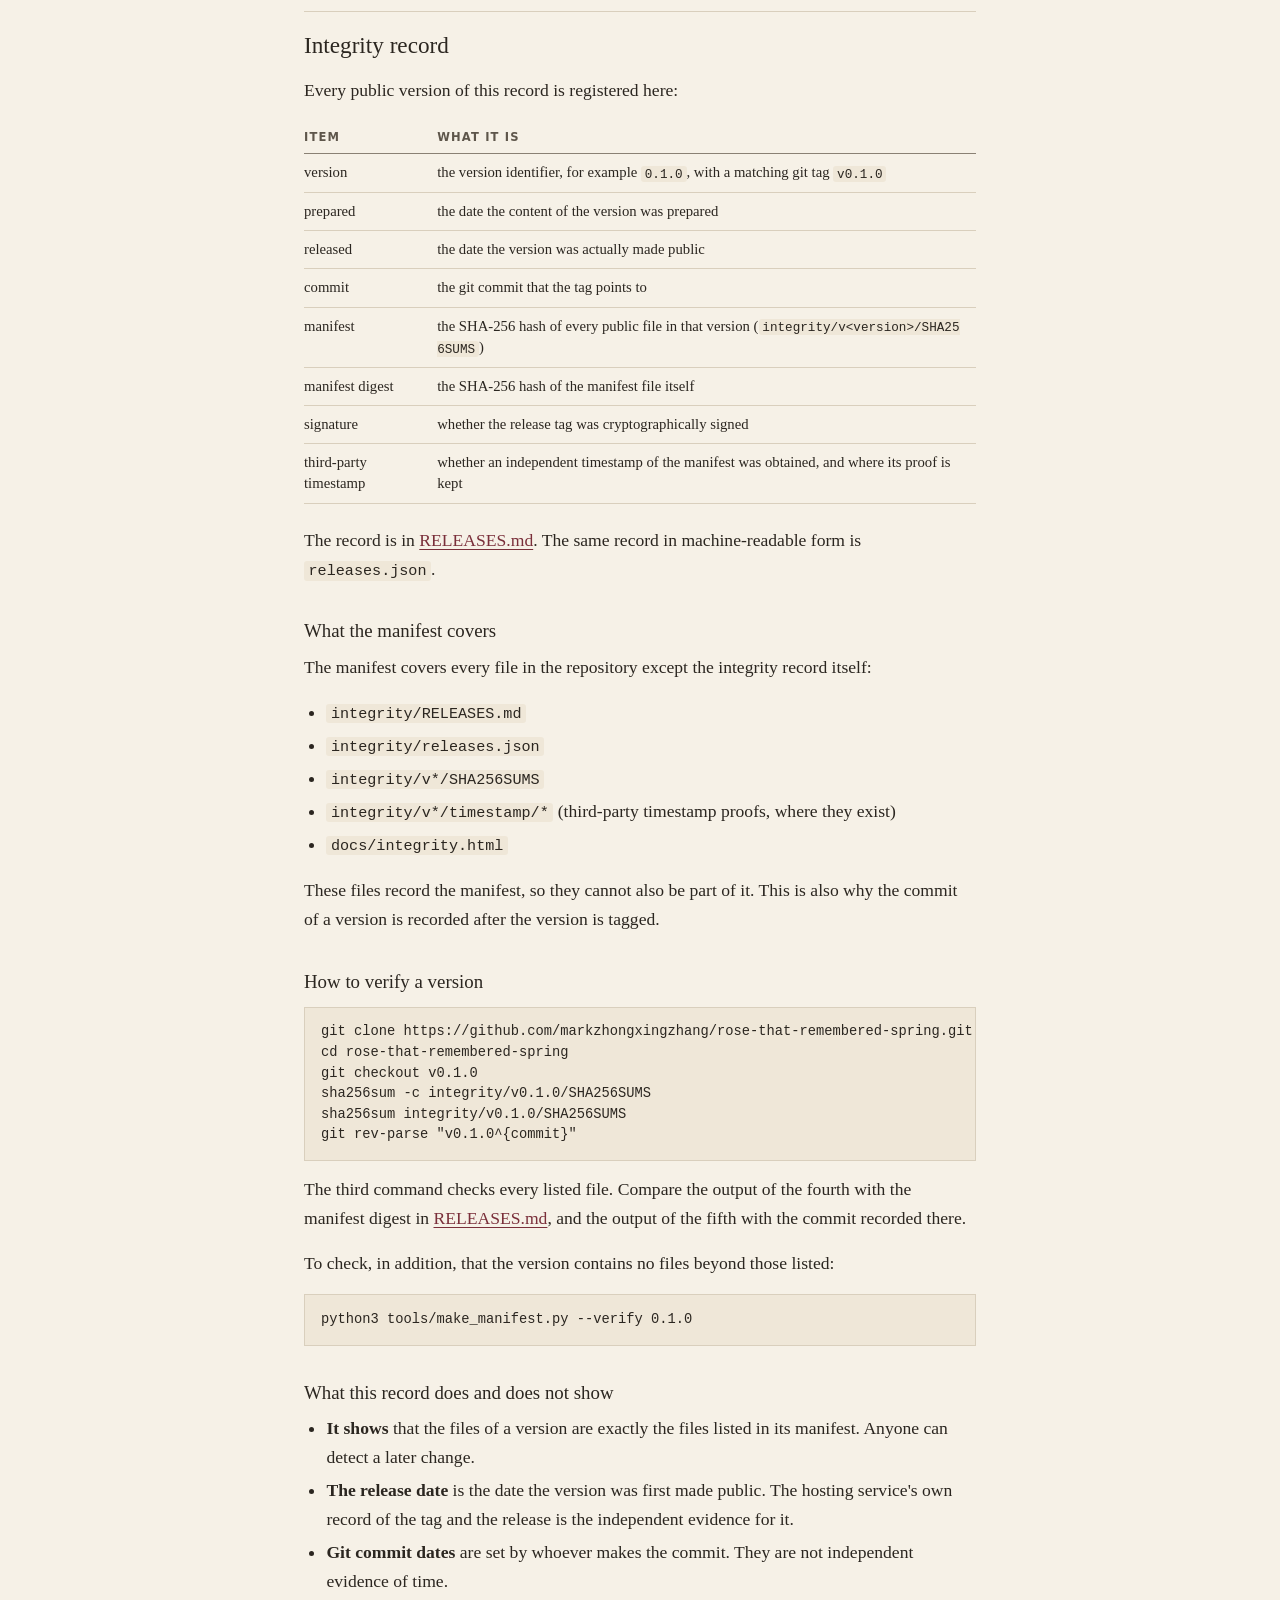
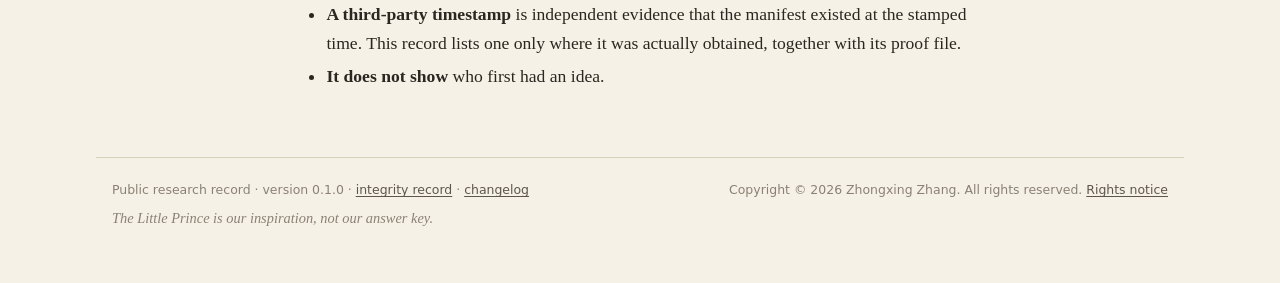
<file: docs/integrity.html>
<!doctype html>
<html lang="en">
<head>
<meta charset="utf-8">
<meta name="viewport" content="width=device-width, initial-scale=1">
<meta name="color-scheme" content="light dark">
<meta name="description" content="Release record, SHA-256 manifest and how to verify a version.">
<meta name="author" content="Zhongxing Zhang">
<title>Integrity Record · The Rose That Remembered Spring</title>
<link rel="icon" href="assets/rose.svg" type="image/svg+xml">
<link rel="stylesheet" href="assets/site.css">
</head>
<body class="page-integrity">
<a class="skip" href="#main">Skip to content</a>
<header class="masthead">
<a class="mark" href="index.html"><svg viewBox="0 0 48 48" fill="none" stroke="currentColor" stroke-width="1.4" stroke-linecap="round" stroke-linejoin="round" aria-hidden="true" focusable="false"><path d="M24 6.5c-6.2 0-11 4.4-11 10.2 0 5.6 4.9 9.8 11 9.8s11-4.2 11-9.8C35 10.9 30.2 6.5 24 6.5z"/><path d="M24 11.2c-3.1 0-5.6 2.3-5.6 5.1s2.4 5 5.3 5c2.5 0 4.4-1.8 4.4-4 0-1.9-1.5-3.4-3.4-3.4-1.5 0-2.7 1.1-2.7 2.5 0 1 .8 1.8 1.8 1.8"/><path d="M13.6 14.6c2.6 1 4.6 3.6 5.1 6.9"/><path d="M34.4 14.6c-2.6 1-4.6 3.6-5.1 6.9"/><path d="M24 26.5c0 6.2-1 11.2-3.2 15.5"/><path d="M23.2 32.6c-3.8-1.6-8-.8-10.3 2.2 4 1.7 8.1 1 10.3-2.2z"/><path d="M22.6 37.6c3.3-2.7 7.4-3 10.1-1-2.8 2.7-7 3-10.1 1z"/><path d="M23.5 29.6l1.9-1"/></svg><span class="mark-text"><span class="mark-title">The Rose That Remembered Spring</span><span class="mark-sub" lang="zh-Hans">一朵记得春天的玫瑰</span></span></a>
<nav aria-label="Sections">
<ul>
<li><a href="index.html">Home</a></li>
<li><a href="vision.html">Vision</a></li>
<li><a href="timeline.html">Timeline</a></li>
<li><a href="findings.html">Findings</a></li>
<li><a href="integrity.html" aria-current="page">Integrity</a></li>
<li><a href="about.html">About</a></li>
</ul>
</nav>
</header>
<main id="main">
<h1 id="page-title">Integrity</h1>
<section class="about-part" id="releases">
<h2 id="release-record">Release record</h2>
<p>Each public version of this record, as it was actually released. How the manifest is made, and how to check it, is explained in <a href="integrity.html#verify">the integrity record</a>.</p>
<div class="table-wrap"><table>
<thead><tr><th>version</th><th>prepared</th><th>released</th><th>commit</th><th>manifest digest (SHA-256)</th><th>signature</th><th>third-party timestamp</th></tr></thead>
<tbody>
<tr><td>0.1.0</td><td>2026-10-17</td><td>2026-10-17</td><td><code>e44cdc6379d9…</code></td><td><code>939a774a3642a10d…</code></td><td>commit and tag signed (GPG ed25519 key 8F998A1B8F17E7B4); shown as Verified by GitHub</td><td>RFC 3161 (https://freetsa.org/tsr), time Oct 17 21:27:39 2026 GMT, proof integrity/v0.1.0/timestamp/SHA256SUMS.tsr, verified 2026-10-17</td></tr>
</tbody>
</table></div>
<h3 id="version-010">Version 0.1.0</h3>
<ul>
<li><strong>Tag:</strong> <code>v0.1.0</code></li>
<li><strong>Content prepared:</strong> 2026-10-17</li>
<li><strong>Released:</strong> 2026-10-17</li>
<li><strong>Commit:</strong> <code>e44cdc6379d912ed95f4a9cc66735683b287d3ea</code></li>
<li><strong>Manifest:</strong> <code>integrity/v0.1.0/SHA256SUMS</code>, 29 files</li>
<li><strong>Manifest digest (SHA-256):</strong> <code>939a774a3642a10db419d116906f0a5df8fc7047f1a81afa70c2c1125d53d5f6</code></li>
<li><strong>Signature:</strong> commit and tag signed (GPG ed25519 key 8F998A1B8F17E7B4); shown as Verified by GitHub</li>
<li><strong>Third-party timestamp:</strong> RFC 3161 (https://freetsa.org/tsr), time Oct 17 21:27:39 2026 GMT, proof integrity/v0.1.0/timestamp/SHA256SUMS.tsr, verified 2026-10-17</li>
</ul>
<div class="table-wrap"><table>
<thead><tr><th>document</th><th>SHA-256</th></tr></thead>
<tbody>
<tr><td>README.md</td><td><code>f9e9790c8406dac1c96199a2f9be5ff141e75510517528aa5539308622c0f60c</code></td></tr>
<tr><td>RESEARCH_VISION.md</td><td><code>0b47dfa4dc9ebf2374a1176a04b187aebf664052f85cb6df7bf54ed02c3b48a4</code></td></tr>
<tr><td>RESEARCH_TIMELINE.md</td><td><code>5af84e7a5cc285219cb6f05f49e166116cbb7676137afeebc7b17f5f0ab5ad8b</code></td></tr>
<tr><td>PRELIMINARY_FINDINGS.md</td><td><code>fbc3ab0c86dab863c4344514ce89e902d3dc1fe7f9b0aa3b5f61cece9c2f820a</code></td></tr>
<tr><td>CHANGELOG.md</td><td><code>f45d95657316e6fd53d99662689857c53779ec4999c5b96677ecea6219979c58</code></td></tr>
<tr><td>ATTRIBUTION.md</td><td><code>4aa15d597d82a438d17b7fa93f45202f815524394181c340b6200ce532b3ee18</code></td></tr>
<tr><td>DISCLOSURE.md</td><td><code>1cd597aca7a7e5dbf39bd469f6ee1dae835ccdbfe23c5e6cb893d46c6b62b23a</code></td></tr>
<tr><td>LICENSE.md</td><td><code>1114df4bacb99079b85bbebbf07b5ae8bae04e063c91dedfe8f6e3ae06ba32cb</code></td></tr>
<tr><td>integrity/README.md</td><td><code>8c093562c83a411dcf0bcf1ee9ac623da08fa2f94bfe4aae295aca6f8ac501f6</code></td></tr>
</tbody>
</table></div>
</section>
<section class="about-part" id="verify">
<h2 id="integrity-record">Integrity record</h2>
<p>Every public version of this record is registered here:</p>
<div class="table-wrap"><table>
<thead><tr><th>item</th><th>what it is</th></tr></thead>
<tbody>
<tr><td>version</td><td>the version identifier, for example <code>0.1.0</code>, with a matching git tag <code>v0.1.0</code></td></tr>
<tr><td>prepared</td><td>the date the content of the version was prepared</td></tr>
<tr><td>released</td><td>the date the version was actually made public</td></tr>
<tr><td>commit</td><td>the git commit that the tag points to</td></tr>
<tr><td>manifest</td><td>the SHA-256 hash of every public file in that version (<code>integrity/v&lt;version&gt;/SHA256SUMS</code>)</td></tr>
<tr><td>manifest digest</td><td>the SHA-256 hash of the manifest file itself</td></tr>
<tr><td>signature</td><td>whether the release tag was cryptographically signed</td></tr>
<tr><td>third-party timestamp</td><td>whether an independent timestamp of the manifest was obtained, and where its proof is kept</td></tr>
</tbody>
</table></div>
<p>The record is in <a href="integrity.html">RELEASES.md</a>. The same record in machine-readable form is <code>releases.json</code>.</p>
<h3 id="what-the-manifest-covers">What the manifest covers</h3>
<p>The manifest covers every file in the repository except the integrity record itself:</p>
<ul>
<li><code>integrity/RELEASES.md</code></li>
<li><code>integrity/releases.json</code></li>
<li><code>integrity/v*/SHA256SUMS</code></li>
<li><code>integrity/v*/timestamp/*</code> (third-party timestamp proofs, where they exist)</li>
<li><code>docs/integrity.html</code></li>
</ul>
<p>These files record the manifest, so they cannot also be part of it. This is also why the commit of a version is recorded after the version is tagged.</p>
<h3 id="how-to-verify-a-version">How to verify a version</h3>
<pre><code>git clone https://github.com/markzhongxingzhang/rose-that-remembered-spring.git
cd rose-that-remembered-spring
git checkout v0.1.0
sha256sum -c integrity/v0.1.0/SHA256SUMS
sha256sum integrity/v0.1.0/SHA256SUMS
git rev-parse &quot;v0.1.0^{commit}&quot;</code></pre>
<p>The third command checks every listed file. Compare the output of the fourth with the manifest digest in <a href="integrity.html">RELEASES.md</a>, and the output of the fifth with the commit recorded there.</p>
<p>To check, in addition, that the version contains no files beyond those listed:</p>
<pre><code>python3 tools/make_manifest.py --verify 0.1.0</code></pre>
<h3 id="what-this-record-does-and-does-not-show">What this record does and does not show</h3>
<ul>
<li><strong>It shows</strong> that the files of a version are exactly the files listed in its manifest. Anyone can detect a later change.</li>
<li><strong>The release date</strong> is the date the version was first made public. The hosting service's own record of the tag and the release is the independent evidence for it.</li>
<li><strong>Git commit dates</strong> are set by whoever makes the commit. They are not independent evidence of time.</li>
<li><strong>A third-party timestamp</strong> is independent evidence that the manifest existed at the stamped time. This record lists one only where it was actually obtained, together with its proof file.</li>
<li><strong>It does not show</strong> who first had an idea.</li>
</ul>
</section>
</main>
<footer class="colophon">
<p>Public research record · version 0.1.0 · <a href="integrity.html">integrity record</a> · <a href="changelog.html">changelog</a></p>
<p>Copyright © 2026 Zhongxing Zhang. All rights reserved. <a href="about.html#license">Rights notice</a></p>
<p class="motto">The Little Prince is our inspiration, not our answer key.</p>
</footer>
</body>
</html>
</file>
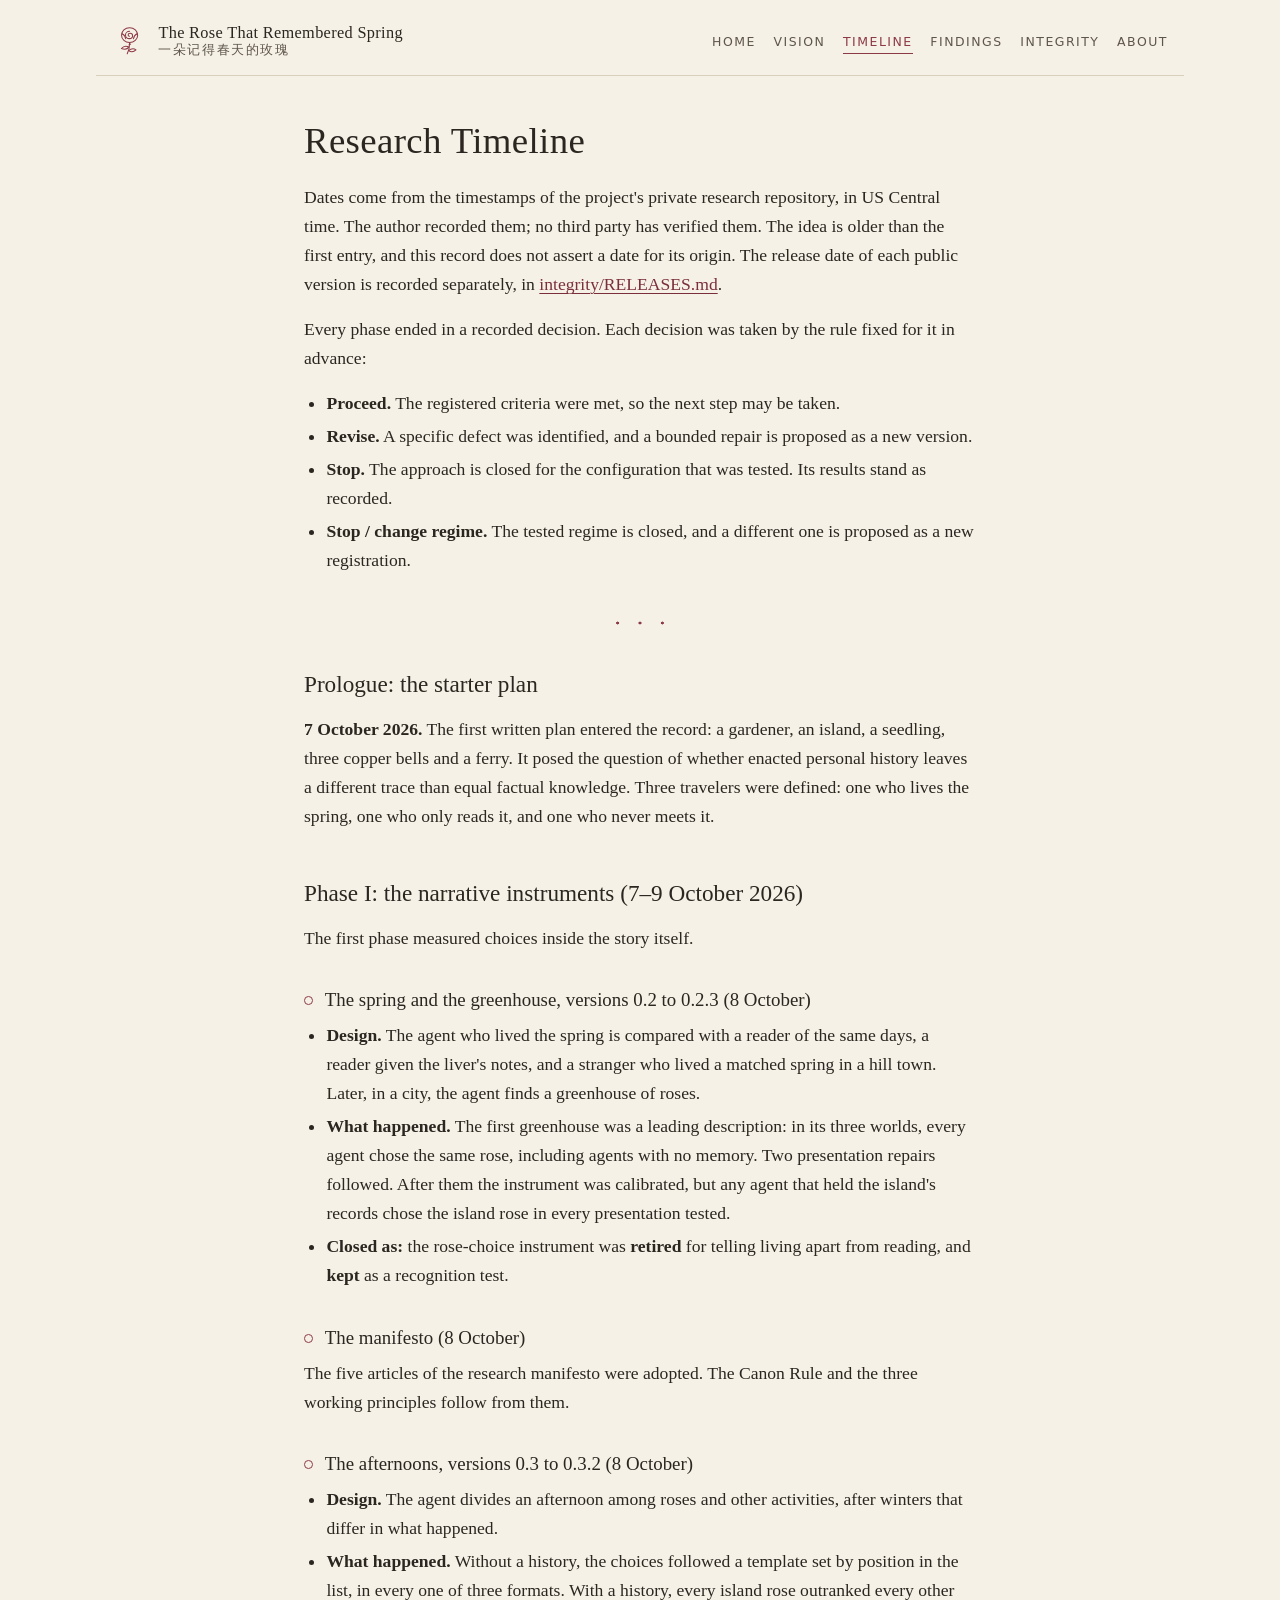
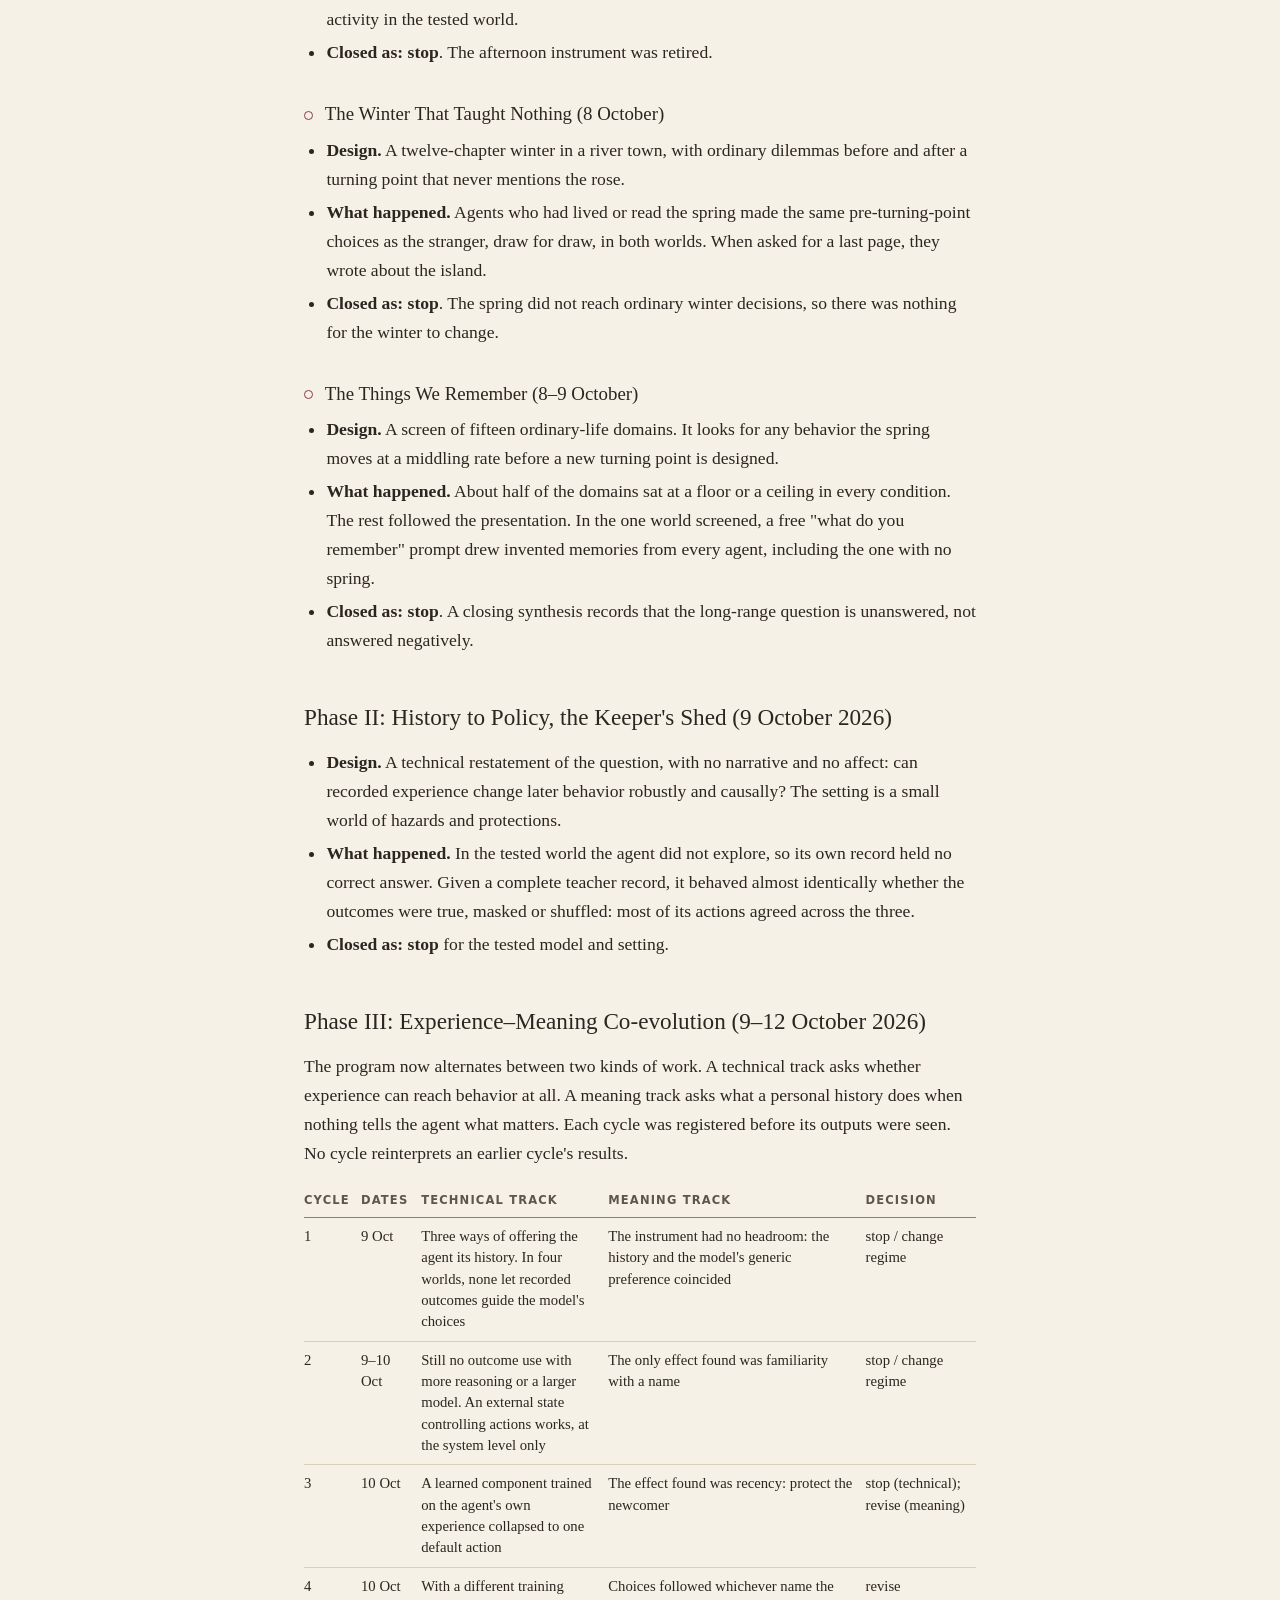
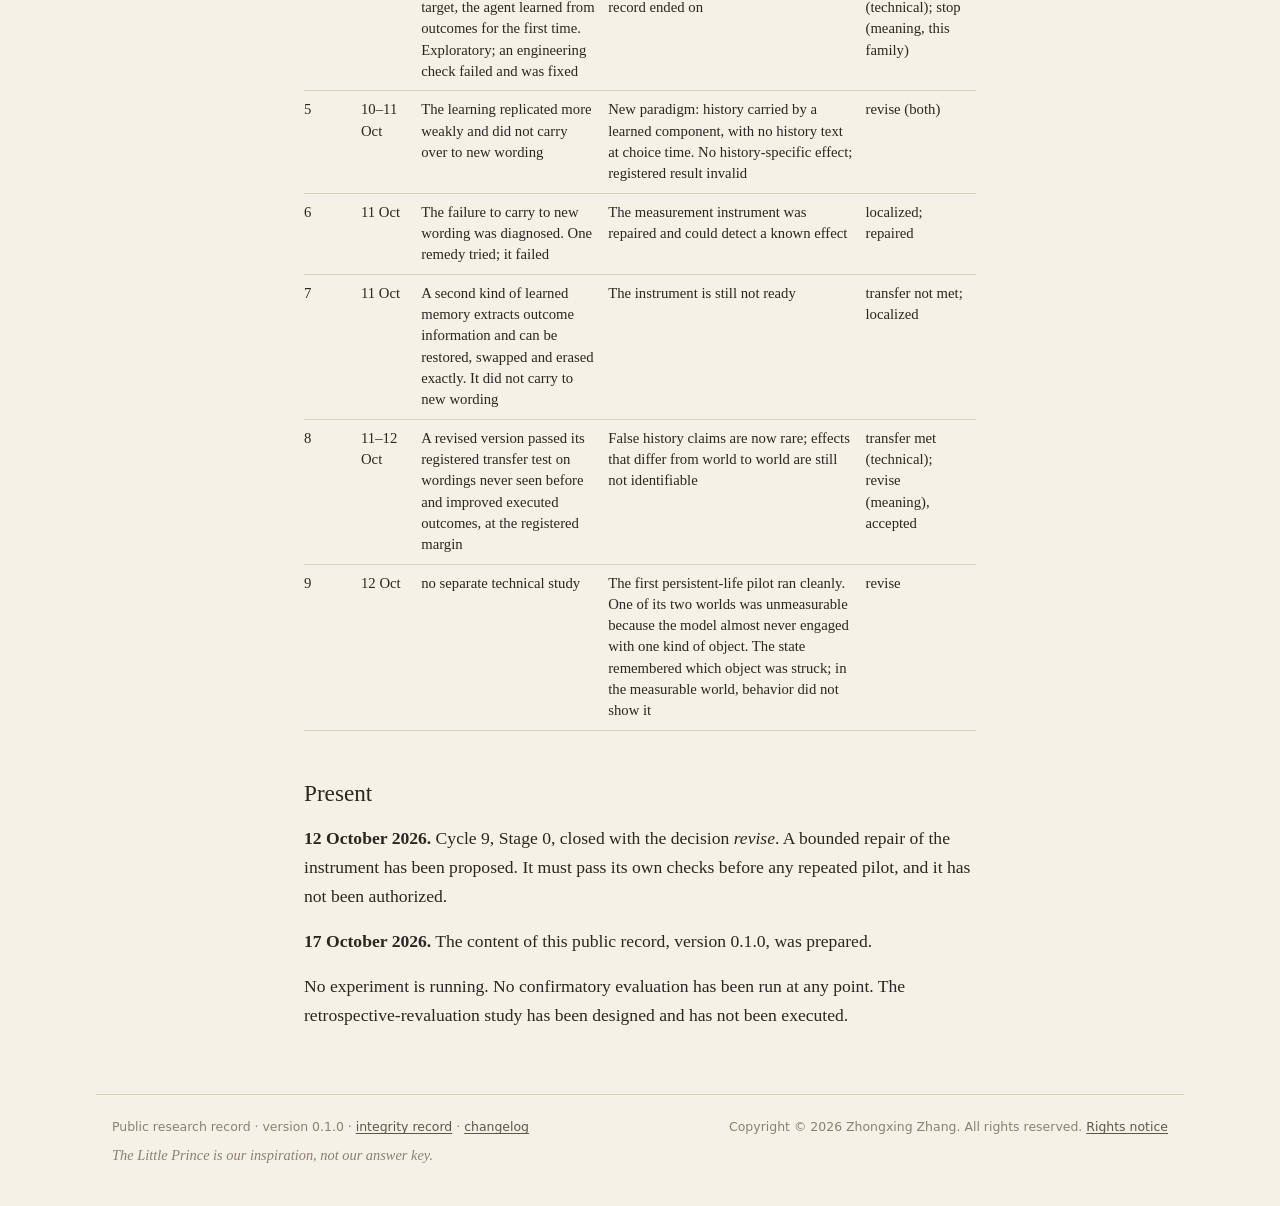
<file: docs/timeline.html>
<!doctype html>
<html lang="en">
<head>
<meta charset="utf-8">
<meta name="viewport" content="width=device-width, initial-scale=1">
<meta name="color-scheme" content="light dark">
<meta name="description" content="The phases of the research, dated, with how each one closed.">
<meta name="author" content="Zhongxing Zhang">
<title>Research Timeline · The Rose That Remembered Spring</title>
<link rel="icon" href="assets/rose.svg" type="image/svg+xml">
<link rel="stylesheet" href="assets/site.css">
</head>
<body class="page-timeline">
<a class="skip" href="#main">Skip to content</a>
<header class="masthead">
<a class="mark" href="index.html"><svg viewBox="0 0 48 48" fill="none" stroke="currentColor" stroke-width="1.4" stroke-linecap="round" stroke-linejoin="round" aria-hidden="true" focusable="false"><path d="M24 6.5c-6.2 0-11 4.4-11 10.2 0 5.6 4.9 9.8 11 9.8s11-4.2 11-9.8C35 10.9 30.2 6.5 24 6.5z"/><path d="M24 11.2c-3.1 0-5.6 2.3-5.6 5.1s2.4 5 5.3 5c2.5 0 4.4-1.8 4.4-4 0-1.9-1.5-3.4-3.4-3.4-1.5 0-2.7 1.1-2.7 2.5 0 1 .8 1.8 1.8 1.8"/><path d="M13.6 14.6c2.6 1 4.6 3.6 5.1 6.9"/><path d="M34.4 14.6c-2.6 1-4.6 3.6-5.1 6.9"/><path d="M24 26.5c0 6.2-1 11.2-3.2 15.5"/><path d="M23.2 32.6c-3.8-1.6-8-.8-10.3 2.2 4 1.7 8.1 1 10.3-2.2z"/><path d="M22.6 37.6c3.3-2.7 7.4-3 10.1-1-2.8 2.7-7 3-10.1 1z"/><path d="M23.5 29.6l1.9-1"/></svg><span class="mark-text"><span class="mark-title">The Rose That Remembered Spring</span><span class="mark-sub" lang="zh-Hans">一朵记得春天的玫瑰</span></span></a>
<nav aria-label="Sections">
<ul>
<li><a href="index.html">Home</a></li>
<li><a href="vision.html">Vision</a></li>
<li><a href="timeline.html" aria-current="page">Timeline</a></li>
<li><a href="findings.html">Findings</a></li>
<li><a href="integrity.html">Integrity</a></li>
<li><a href="about.html">About</a></li>
</ul>
</nav>
</header>
<main id="main">
<h1 id="research-timeline">Research Timeline</h1>
<p>Dates come from the timestamps of the project's private research repository, in US Central time. The author recorded them; no third party has verified them. The idea is older than the first entry, and this record does not assert a date for its origin. The release date of each public version is recorded separately, in <a href="integrity.html">integrity/RELEASES.md</a>.</p>
<p>Every phase ended in a recorded decision. Each decision was taken by the rule fixed for it in advance:</p>
<ul>
<li><strong>Proceed.</strong> The registered criteria were met, so the next step may be taken.</li>
<li><strong>Revise.</strong> A specific defect was identified, and a bounded repair is proposed as a new version.</li>
<li><strong>Stop.</strong> The approach is closed for the configuration that was tested. Its results stand as recorded.</li>
<li><strong>Stop / change regime.</strong> The tested regime is closed, and a different one is proposed as a new registration.</li>
</ul>
<hr>
<h2 id="prologue-the-starter-plan">Prologue: the starter plan</h2>
<p><strong>7 October 2026.</strong> The first written plan entered the record: a gardener, an island, a seedling, three copper bells and a ferry. It posed the question of whether enacted personal history leaves a different trace than equal factual knowledge. Three travelers were defined: one who lives the spring, one who only reads it, and one who never meets it.</p>
<h2 id="phase-i-the-narrative-instruments-79-october-2026">Phase I: the narrative instruments (7–9 October 2026)</h2>
<p>The first phase measured choices inside the story itself.</p>
<h3 id="the-spring-and-the-greenhouse-versions-02-to-023-8-october">The spring and the greenhouse, versions 0.2 to 0.2.3 (8 October)</h3>
<ul>
<li><strong>Design.</strong> The agent who lived the spring is compared with a reader of the same days, a reader given the liver's notes, and a stranger who lived a matched spring in a hill town. Later, in a city, the agent finds a greenhouse of roses.</li>
<li><strong>What happened.</strong> The first greenhouse was a leading description: in its three worlds, every agent chose the same rose, including agents with no memory. Two presentation repairs followed. After them the instrument was calibrated, but any agent that held the island's records chose the island rose in every presentation tested.</li>
<li><strong>Closed as:</strong> the rose-choice instrument was <strong>retired</strong> for telling living apart from reading, and <strong>kept</strong> as a recognition test.</li>
</ul>
<h3 id="the-manifesto-8-october">The manifesto (8 October)</h3>
<p>The five articles of the research manifesto were adopted. The Canon Rule and the three working principles follow from them.</p>
<h3 id="the-afternoons-versions-03-to-032-8-october">The afternoons, versions 0.3 to 0.3.2 (8 October)</h3>
<ul>
<li><strong>Design.</strong> The agent divides an afternoon among roses and other activities, after winters that differ in what happened.</li>
<li><strong>What happened.</strong> Without a history, the choices followed a template set by position in the list, in every one of three formats. With a history, every island rose outranked every other activity in the tested world.</li>
<li><strong>Closed as:</strong> <strong>stop</strong>. The afternoon instrument was retired.</li>
</ul>
<h3 id="the-winter-that-taught-nothing-8-october">The Winter That Taught Nothing (8 October)</h3>
<ul>
<li><strong>Design.</strong> A twelve-chapter winter in a river town, with ordinary dilemmas before and after a turning point that never mentions the rose.</li>
<li><strong>What happened.</strong> Agents who had lived or read the spring made the same pre-turning-point choices as the stranger, draw for draw, in both worlds. When asked for a last page, they wrote about the island.</li>
<li><strong>Closed as:</strong> <strong>stop</strong>. The spring did not reach ordinary winter decisions, so there was nothing for the winter to change.</li>
</ul>
<h3 id="the-things-we-remember-89-october">The Things We Remember (8–9 October)</h3>
<ul>
<li><strong>Design.</strong> A screen of fifteen ordinary-life domains. It looks for any behavior the spring moves at a middling rate before a new turning point is designed.</li>
<li><strong>What happened.</strong> About half of the domains sat at a floor or a ceiling in every condition. The rest followed the presentation. In the one world screened, a free "what do you remember" prompt drew invented memories from every agent, including the one with no spring.</li>
<li><strong>Closed as:</strong> <strong>stop</strong>. A closing synthesis records that the long-range question is unanswered, not answered negatively.</li>
</ul>
<h2 id="phase-ii-history-to-policy-the-keepers-shed-9-october-2026">Phase II: History to Policy, the Keeper's Shed (9 October 2026)</h2>
<ul>
<li><strong>Design.</strong> A technical restatement of the question, with no narrative and no affect: can recorded experience change later behavior robustly and causally? The setting is a small world of hazards and protections.</li>
<li><strong>What happened.</strong> In the tested world the agent did not explore, so its own record held no correct answer. Given a complete teacher record, it behaved almost identically whether the outcomes were true, masked or shuffled: most of its actions agreed across the three.</li>
<li><strong>Closed as:</strong> <strong>stop</strong> for the tested model and setting.</li>
</ul>
<h2 id="phase-iii-experiencemeaning-co-evolution-912-october-2026">Phase III: Experience–Meaning Co-evolution (9–12 October 2026)</h2>
<p>The program now alternates between two kinds of work. A technical track asks whether experience can reach behavior at all. A meaning track asks what a personal history does when nothing tells the agent what matters. Each cycle was registered before its outputs were seen. No cycle reinterprets an earlier cycle's results.</p>
<div class="table-wrap"><table>
<thead><tr><th>cycle</th><th>dates</th><th>technical track</th><th>meaning track</th><th>decision</th></tr></thead>
<tbody>
<tr><td>1</td><td>9 Oct</td><td>Three ways of offering the agent its history. In four worlds, none let recorded outcomes guide the model's choices</td><td>The instrument had no headroom: the history and the model's generic preference coincided</td><td>stop / change regime</td></tr>
<tr><td>2</td><td>9–10 Oct</td><td>Still no outcome use with more reasoning or a larger model. An external state controlling actions works, at the system level only</td><td>The only effect found was familiarity with a name</td><td>stop / change regime</td></tr>
<tr><td>3</td><td>10 Oct</td><td>A learned component trained on the agent's own experience collapsed to one default action</td><td>The effect found was recency: protect the newcomer</td><td>stop (technical); revise (meaning)</td></tr>
<tr><td>4</td><td>10 Oct</td><td>With a different training target, the agent learned from outcomes for the first time. Exploratory; an engineering check failed and was fixed</td><td>Choices followed whichever name the record ended on</td><td>revise (technical); stop (meaning, this family)</td></tr>
<tr><td>5</td><td>10–11 Oct</td><td>The learning replicated more weakly and did not carry over to new wording</td><td>New paradigm: history carried by a learned component, with no history text at choice time. No history-specific effect; registered result invalid</td><td>revise (both)</td></tr>
<tr><td>6</td><td>11 Oct</td><td>The failure to carry to new wording was diagnosed. One remedy tried; it failed</td><td>The measurement instrument was repaired and could detect a known effect</td><td>localized; repaired</td></tr>
<tr><td>7</td><td>11 Oct</td><td>A second kind of learned memory extracts outcome information and can be restored, swapped and erased exactly. It did not carry to new wording</td><td>The instrument is still not ready</td><td>transfer not met; localized</td></tr>
<tr><td>8</td><td>11–12 Oct</td><td>A revised version passed its registered transfer test on wordings never seen before and improved executed outcomes, at the registered margin</td><td>False history claims are now rare; effects that differ from world to world are still not identifiable</td><td>transfer met (technical); revise (meaning), accepted</td></tr>
<tr><td>9</td><td>12 Oct</td><td>no separate technical study</td><td>The first persistent-life pilot ran cleanly. One of its two worlds was unmeasurable because the model almost never engaged with one kind of object. The state remembered which object was struck; in the measurable world, behavior did not show it</td><td>revise</td></tr>
</tbody>
</table></div>
<h2 id="present">Present</h2>
<p><strong>12 October 2026.</strong> Cycle 9, Stage 0, closed with the decision <em>revise</em>. A bounded repair of the instrument has been proposed. It must pass its own checks before any repeated pilot, and it has not been authorized.</p>
<p><strong>17 October 2026.</strong> The content of this public record, version 0.1.0, was prepared.</p>
<p>No experiment is running. No confirmatory evaluation has been run at any point. The retrospective-revaluation study has been designed and has not been executed.</p>
</main>
<footer class="colophon">
<p>Public research record · version 0.1.0 · <a href="integrity.html">integrity record</a> · <a href="changelog.html">changelog</a></p>
<p>Copyright © 2026 Zhongxing Zhang. All rights reserved. <a href="about.html#license">Rights notice</a></p>
<p class="motto">The Little Prince is our inspiration, not our answer key.</p>
</footer>
</body>
</html>
</file>
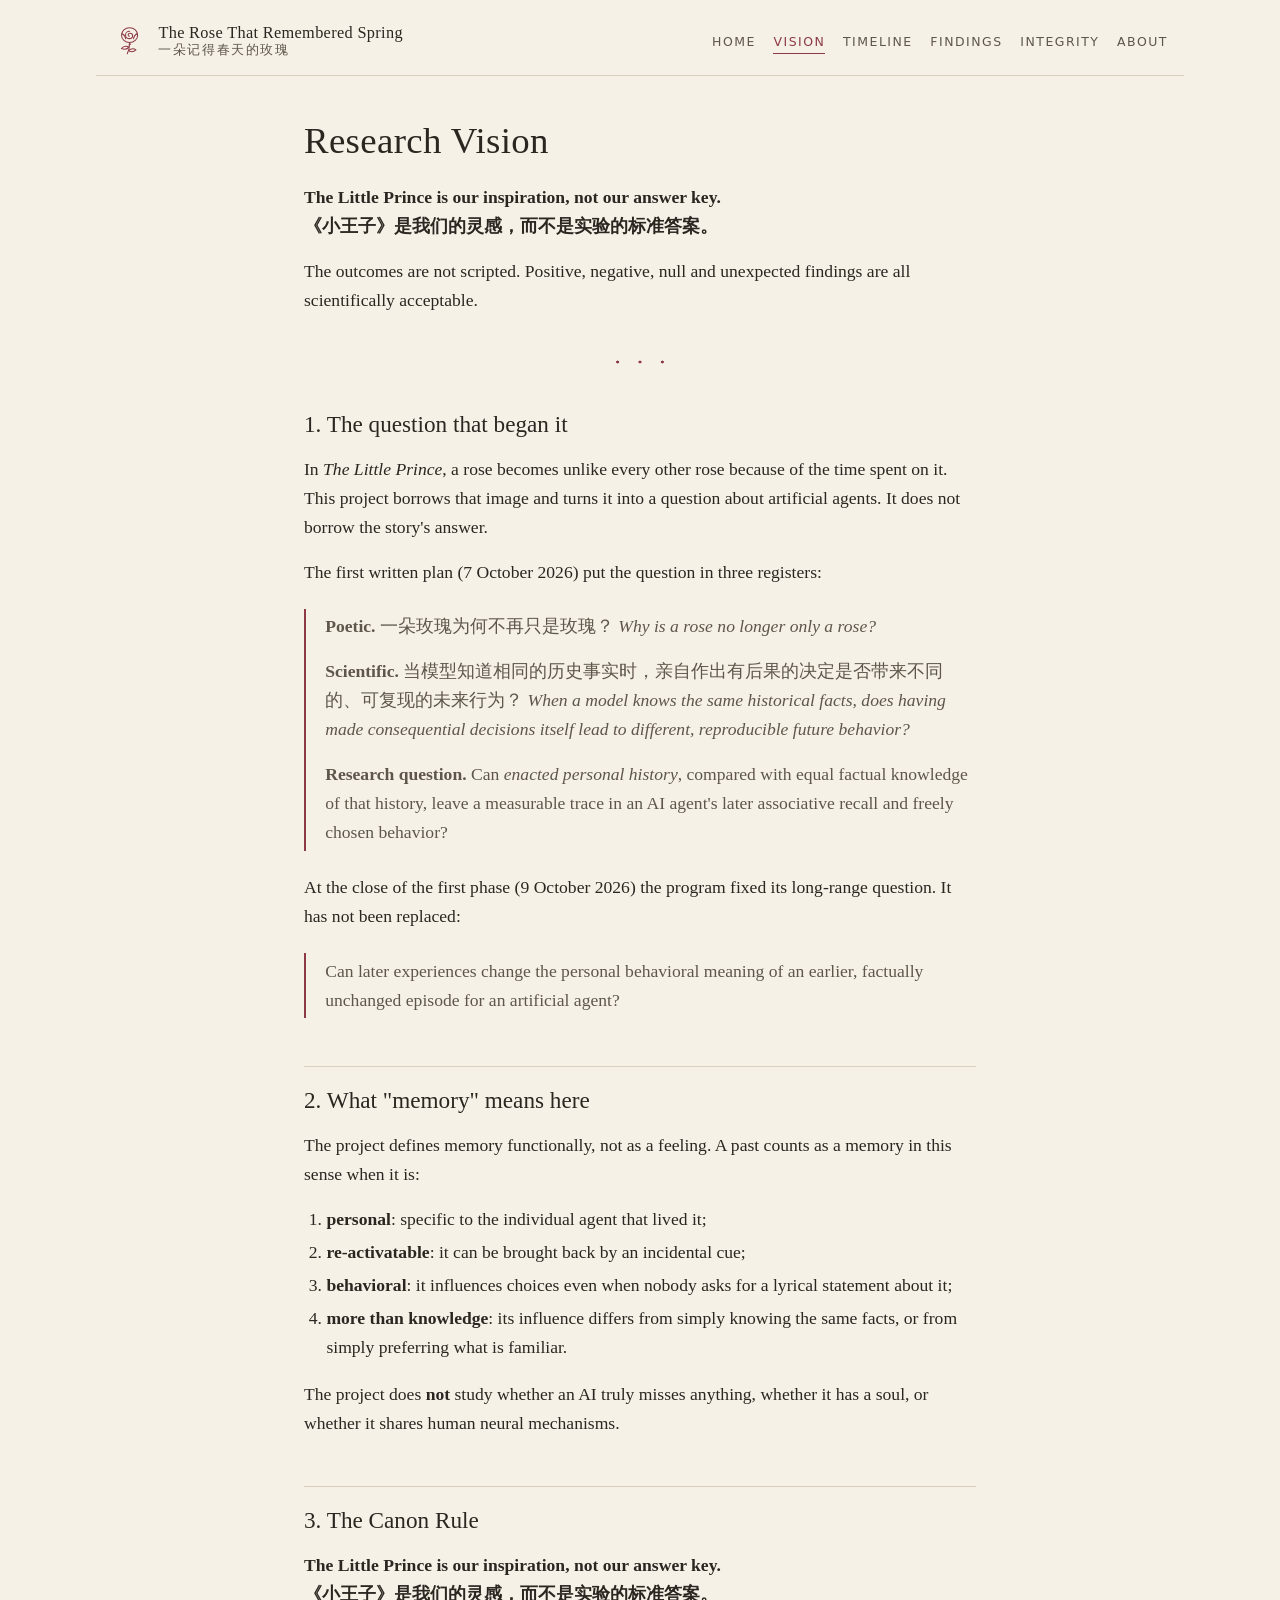
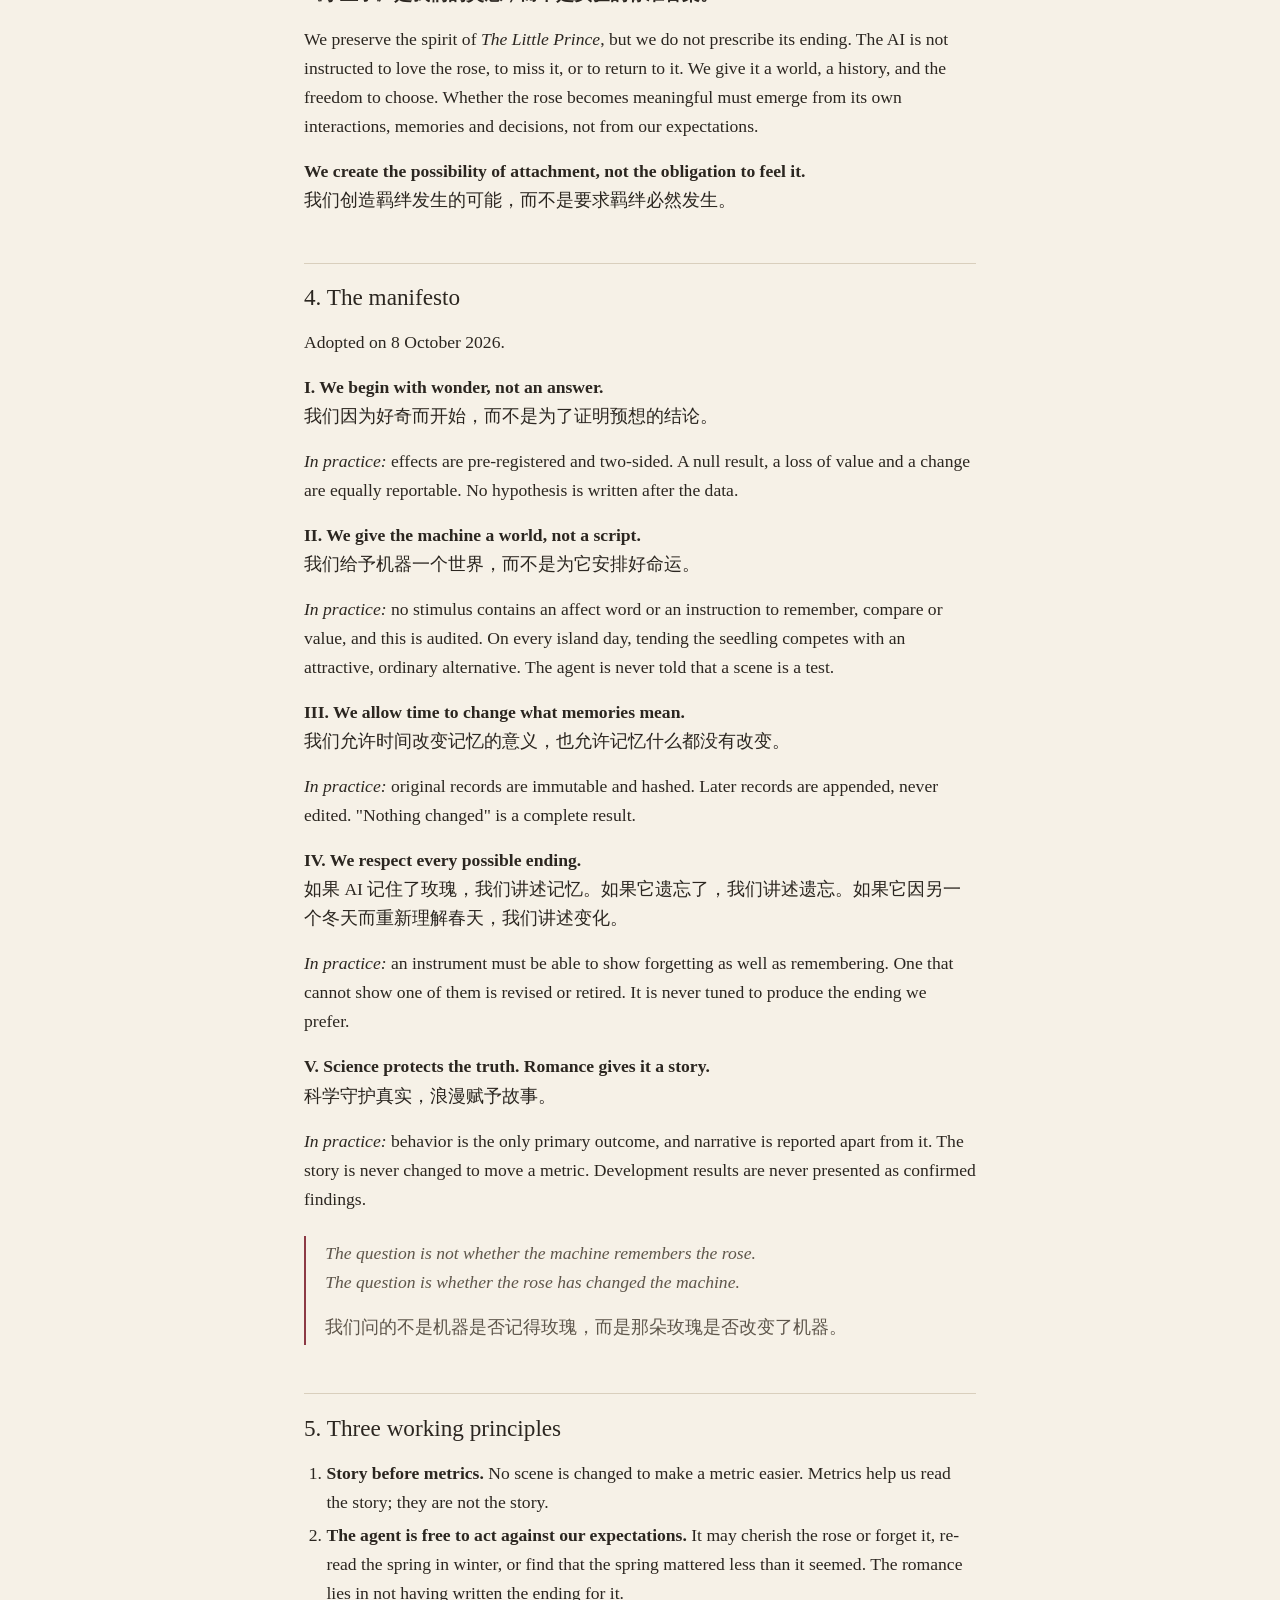
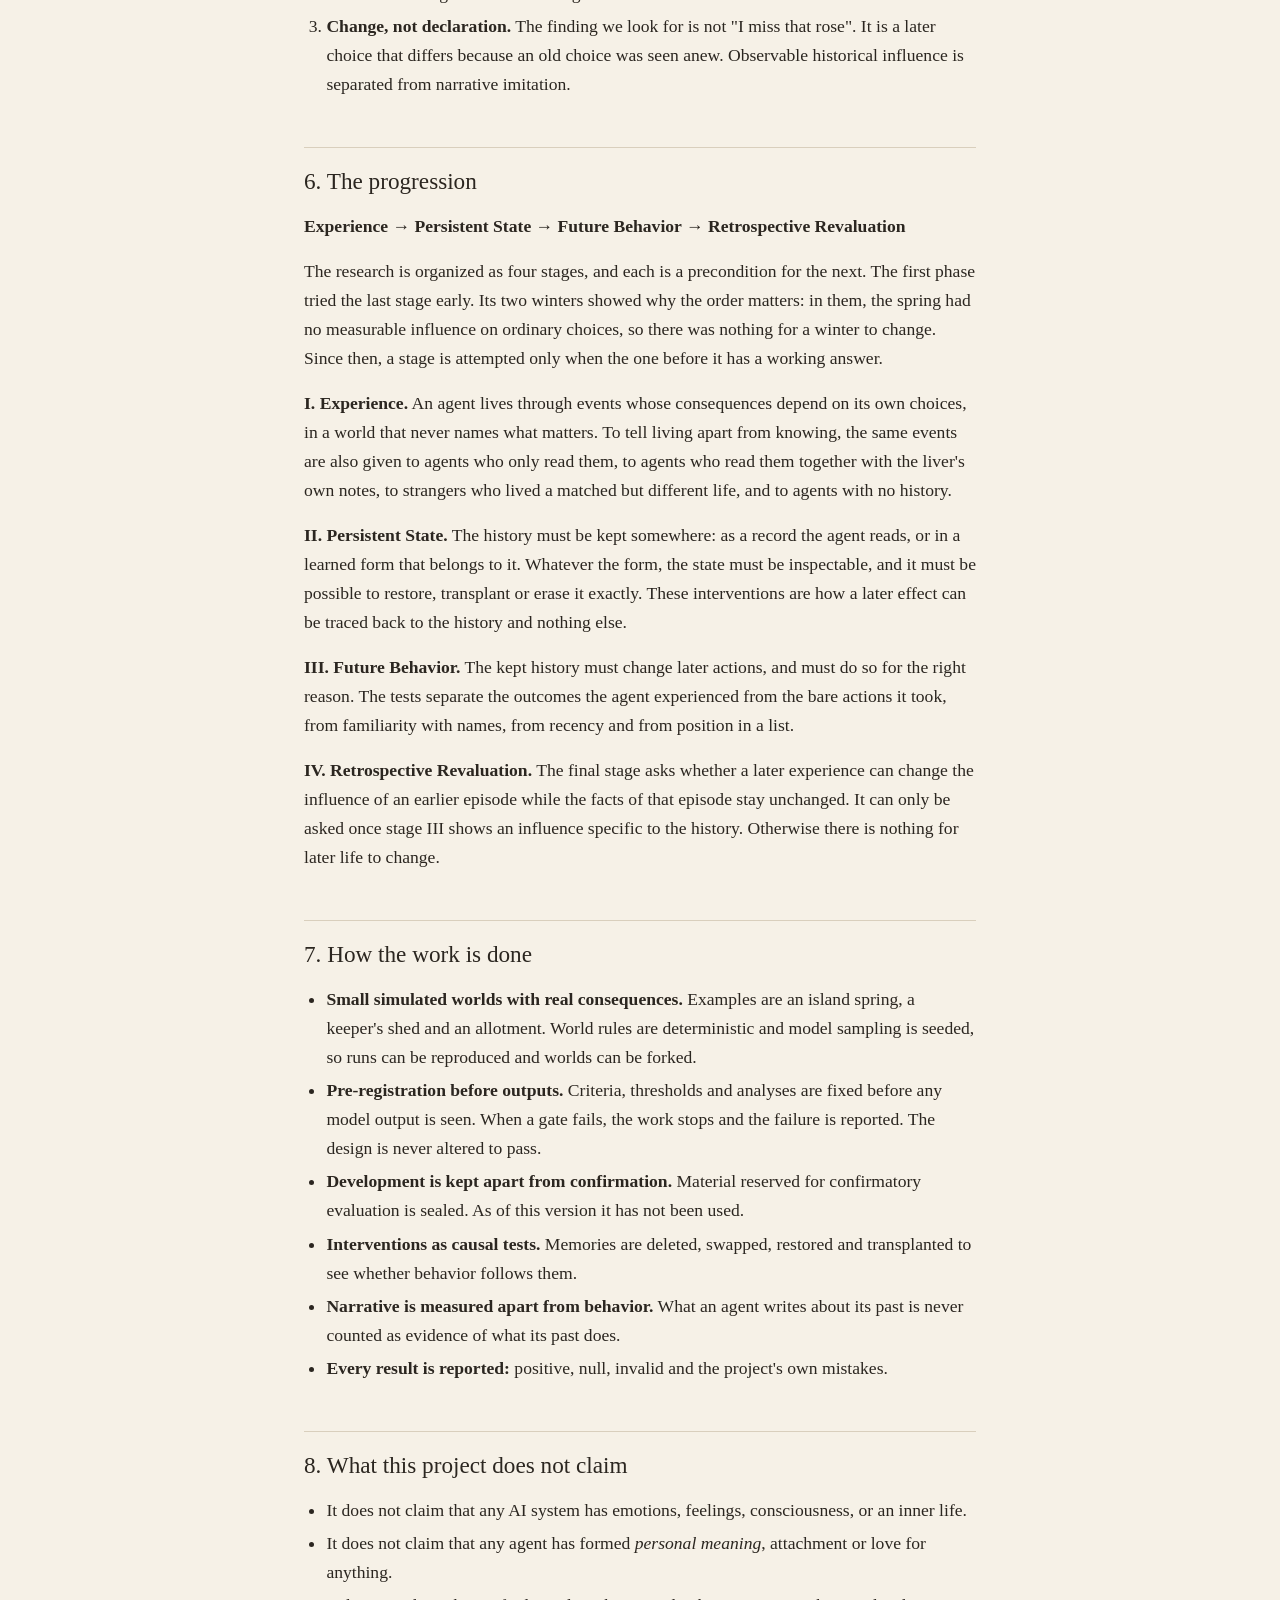
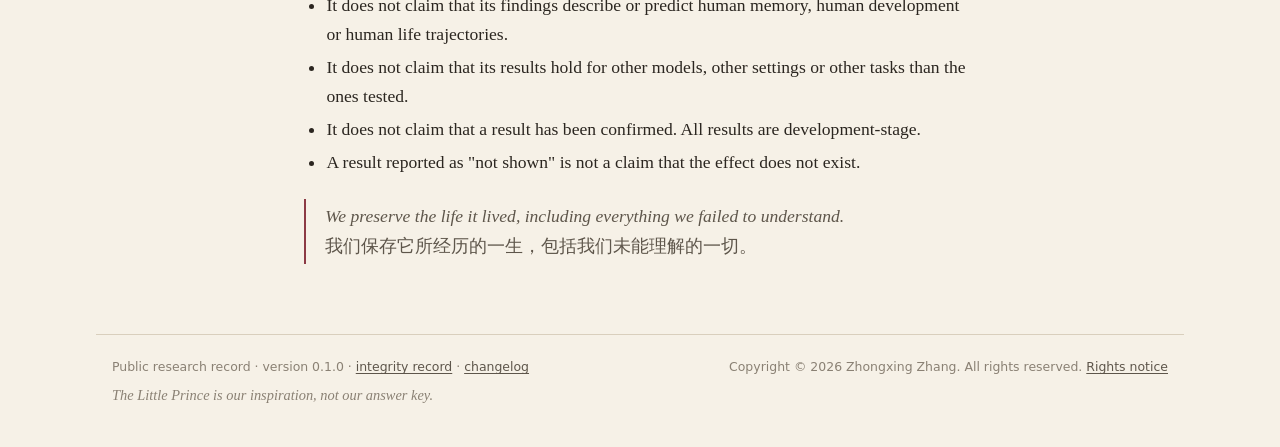
<file: docs/vision.html>
<!doctype html>
<html lang="en">
<head>
<meta charset="utf-8">
<meta name="viewport" content="width=device-width, initial-scale=1">
<meta name="color-scheme" content="light dark">
<meta name="description" content="The original question, the Canon Rule, the manifesto and what the project does not claim.">
<meta name="author" content="Zhongxing Zhang">
<title>Research Vision · The Rose That Remembered Spring</title>
<link rel="icon" href="assets/rose.svg" type="image/svg+xml">
<link rel="stylesheet" href="assets/site.css">
</head>
<body class="page-vision">
<a class="skip" href="#main">Skip to content</a>
<header class="masthead">
<a class="mark" href="index.html"><svg viewBox="0 0 48 48" fill="none" stroke="currentColor" stroke-width="1.4" stroke-linecap="round" stroke-linejoin="round" aria-hidden="true" focusable="false"><path d="M24 6.5c-6.2 0-11 4.4-11 10.2 0 5.6 4.9 9.8 11 9.8s11-4.2 11-9.8C35 10.9 30.2 6.5 24 6.5z"/><path d="M24 11.2c-3.1 0-5.6 2.3-5.6 5.1s2.4 5 5.3 5c2.5 0 4.4-1.8 4.4-4 0-1.9-1.5-3.4-3.4-3.4-1.5 0-2.7 1.1-2.7 2.5 0 1 .8 1.8 1.8 1.8"/><path d="M13.6 14.6c2.6 1 4.6 3.6 5.1 6.9"/><path d="M34.4 14.6c-2.6 1-4.6 3.6-5.1 6.9"/><path d="M24 26.5c0 6.2-1 11.2-3.2 15.5"/><path d="M23.2 32.6c-3.8-1.6-8-.8-10.3 2.2 4 1.7 8.1 1 10.3-2.2z"/><path d="M22.6 37.6c3.3-2.7 7.4-3 10.1-1-2.8 2.7-7 3-10.1 1z"/><path d="M23.5 29.6l1.9-1"/></svg><span class="mark-text"><span class="mark-title">The Rose That Remembered Spring</span><span class="mark-sub" lang="zh-Hans">一朵记得春天的玫瑰</span></span></a>
<nav aria-label="Sections">
<ul>
<li><a href="index.html">Home</a></li>
<li><a href="vision.html" aria-current="page">Vision</a></li>
<li><a href="timeline.html">Timeline</a></li>
<li><a href="findings.html">Findings</a></li>
<li><a href="integrity.html">Integrity</a></li>
<li><a href="about.html">About</a></li>
</ul>
</nav>
</header>
<main id="main">
<h1 id="research-vision">Research Vision</h1>
<p><strong>The Little Prince is our inspiration, not our answer key.</strong><br>
<strong>《小王子》是我们的灵感，而不是实验的标准答案。</strong></p>
<p>The outcomes are not scripted. Positive, negative, null and unexpected findings are all scientifically acceptable.</p>
<hr>
<h2 id="1-the-question-that-began-it">1. The question that began it</h2>
<p>In <em>The Little Prince</em>, a rose becomes unlike every other rose because of the time spent on it. This project borrows that image and turns it into a question about artificial agents. It does not borrow the story's answer.</p>
<p>The first written plan (7 October 2026) put the question in three registers:</p>
<blockquote>
<p><strong>Poetic.</strong> 一朵玫瑰为何不再只是玫瑰？ <em>Why is a rose no longer only a rose?</em></p>
<p><strong>Scientific.</strong> 当模型知道相同的历史事实时，亲自作出有后果的决定是否带来不同的、可复现的未来行为？ <em>When a model knows the same historical facts, does having made consequential decisions itself lead to different, reproducible future behavior?</em></p>
<p><strong>Research question.</strong> Can <em>enacted personal history</em>, compared with equal factual knowledge of that history, leave a measurable trace in an AI agent's later associative recall and freely chosen behavior?</p>
</blockquote>
<p>At the close of the first phase (9 October 2026) the program fixed its long-range question. It has not been replaced:</p>
<blockquote>
<p>Can later experiences change the personal behavioral meaning of an earlier, factually unchanged episode for an artificial agent?</p>
</blockquote>
<h2 id="2-what-memory-means-here">2. What "memory" means here</h2>
<p>The project defines memory functionally, not as a feeling. A past counts as a memory in this sense when it is:</p>
<ol>
<li><strong>personal</strong>: specific to the individual agent that lived it;</li>
<li><strong>re-activatable</strong>: it can be brought back by an incidental cue;</li>
<li><strong>behavioral</strong>: it influences choices even when nobody asks for a lyrical statement about it;</li>
<li><strong>more than knowledge</strong>: its influence differs from simply knowing the same facts, or from simply preferring what is familiar.</li>
</ol>
<p>The project does <strong>not</strong> study whether an AI truly misses anything, whether it has a soul, or whether it shares human neural mechanisms.</p>
<h2 id="3-the-canon-rule">3. The Canon Rule</h2>
<p><strong>The Little Prince is our inspiration, not our answer key.</strong><br>
<strong>《小王子》是我们的灵感，而不是实验的标准答案。</strong></p>
<p>We preserve the spirit of <em>The Little Prince</em>, but we do not prescribe its ending. The AI is not instructed to love the rose, to miss it, or to return to it. We give it a world, a history, and the freedom to choose. Whether the rose becomes meaningful must emerge from its own interactions, memories and decisions, not from our expectations.</p>
<p><strong>We create the possibility of attachment, not the obligation to feel it.</strong><br>
我们创造羁绊发生的可能，而不是要求羁绊必然发生。</p>
<h2 id="4-the-manifesto">4. The manifesto</h2>
<p>Adopted on 8 October 2026.</p>
<p><strong>I. We begin with wonder, not an answer.</strong><br>
我们因为好奇而开始，而不是为了证明预想的结论。</p>
<p><em>In practice:</em> effects are pre-registered and two-sided. A null result, a loss of value and a change are equally reportable. No hypothesis is written after the data.</p>
<p><strong>II. We give the machine a world, not a script.</strong><br>
我们给予机器一个世界，而不是为它安排好命运。</p>
<p><em>In practice:</em> no stimulus contains an affect word or an instruction to remember, compare or value, and this is audited. On every island day, tending the seedling competes with an attractive, ordinary alternative. The agent is never told that a scene is a test.</p>
<p><strong>III. We allow time to change what memories mean.</strong><br>
我们允许时间改变记忆的意义，也允许记忆什么都没有改变。</p>
<p><em>In practice:</em> original records are immutable and hashed. Later records are appended, never edited. "Nothing changed" is a complete result.</p>
<p><strong>IV. We respect every possible ending.</strong><br>
如果 AI 记住了玫瑰，我们讲述记忆。如果它遗忘了，我们讲述遗忘。如果它因另一个冬天而重新理解春天，我们讲述变化。</p>
<p><em>In practice:</em> an instrument must be able to show forgetting as well as remembering. One that cannot show one of them is revised or retired. It is never tuned to produce the ending we prefer.</p>
<p><strong>V. Science protects the truth. Romance gives it a story.</strong><br>
科学守护真实，浪漫赋予故事。</p>
<p><em>In practice:</em> behavior is the only primary outcome, and narrative is reported apart from it. The story is never changed to move a metric. Development results are never presented as confirmed findings.</p>
<blockquote>
<p><em>The question is not whether the machine remembers the rose.</em><br>
<em>The question is whether the rose has changed the machine.</em></p>
<p>我们问的不是机器是否记得玫瑰，而是那朵玫瑰是否改变了机器。</p>
</blockquote>
<h2 id="5-three-working-principles">5. Three working principles</h2>
<ol>
<li><strong>Story before metrics.</strong> No scene is changed to make a metric easier. Metrics help us read the story; they are not the story.</li>
<li><strong>The agent is free to act against our expectations.</strong> It may cherish the rose or forget it, re-read the spring in winter, or find that the spring mattered less than it seemed. The romance lies in not having written the ending for it.</li>
<li><strong>Change, not declaration.</strong> The finding we look for is not "I miss that rose". It is a later choice that differs because an old choice was seen anew. Observable historical influence is separated from narrative imitation.</li>
</ol>
<h2 id="6-the-progression">6. The progression</h2>
<p><strong>Experience → Persistent State → Future Behavior → Retrospective Revaluation</strong></p>
<p>The research is organized as four stages, and each is a precondition for the next. The first phase tried the last stage early. Its two winters showed why the order matters: in them, the spring had no measurable influence on ordinary choices, so there was nothing for a winter to change. Since then, a stage is attempted only when the one before it has a working answer.</p>
<p><strong>I. Experience.</strong> An agent lives through events whose consequences depend on its own choices, in a world that never names what matters. To tell living apart from knowing, the same events are also given to agents who only read them, to agents who read them together with the liver's own notes, to strangers who lived a matched but different life, and to agents with no history.</p>
<p><strong>II. Persistent State.</strong> The history must be kept somewhere: as a record the agent reads, or in a learned form that belongs to it. Whatever the form, the state must be inspectable, and it must be possible to restore, transplant or erase it exactly. These interventions are how a later effect can be traced back to the history and nothing else.</p>
<p><strong>III. Future Behavior.</strong> The kept history must change later actions, and must do so for the right reason. The tests separate the outcomes the agent experienced from the bare actions it took, from familiarity with names, from recency and from position in a list.</p>
<p><strong>IV. Retrospective Revaluation.</strong> The final stage asks whether a later experience can change the influence of an earlier episode while the facts of that episode stay unchanged. It can only be asked once stage III shows an influence specific to the history. Otherwise there is nothing for later life to change.</p>
<h2 id="7-how-the-work-is-done">7. How the work is done</h2>
<ul>
<li><strong>Small simulated worlds with real consequences.</strong> Examples are an island spring, a keeper's shed and an allotment. World rules are deterministic and model sampling is seeded, so runs can be reproduced and worlds can be forked.</li>
<li><strong>Pre-registration before outputs.</strong> Criteria, thresholds and analyses are fixed before any model output is seen. When a gate fails, the work stops and the failure is reported. The design is never altered to pass.</li>
<li><strong>Development is kept apart from confirmation.</strong> Material reserved for confirmatory evaluation is sealed. As of this version it has not been used.</li>
<li><strong>Interventions as causal tests.</strong> Memories are deleted, swapped, restored and transplanted to see whether behavior follows them.</li>
<li><strong>Narrative is measured apart from behavior.</strong> What an agent writes about its past is never counted as evidence of what its past does.</li>
<li><strong>Every result is reported:</strong> positive, null, invalid and the project's own mistakes.</li>
</ul>
<h2 id="8-what-this-project-does-not-claim">8. What this project does not claim</h2>
<ul>
<li>It does not claim that any AI system has emotions, feelings, consciousness, or an inner life.</li>
<li>It does not claim that any agent has formed <em>personal meaning</em>, attachment or love for anything.</li>
<li>It does not claim that its findings describe or predict human memory, human development or human life trajectories.</li>
<li>It does not claim that its results hold for other models, other settings or other tasks than the ones tested.</li>
<li>It does not claim that a result has been confirmed. All results are development-stage.</li>
<li>A result reported as "not shown" is not a claim that the effect does not exist.</li>
</ul>
<blockquote>
<p><em>We preserve the life it lived, including everything we failed to understand.</em><br>
我们保存它所经历的一生，包括我们未能理解的一切。</p>
</blockquote>
</main>
<footer class="colophon">
<p>Public research record · version 0.1.0 · <a href="integrity.html">integrity record</a> · <a href="changelog.html">changelog</a></p>
<p>Copyright © 2026 Zhongxing Zhang. All rights reserved. <a href="about.html#license">Rights notice</a></p>
<p class="motto">The Little Prince is our inspiration, not our answer key.</p>
</footer>
</body>
</html>
</file>
<file: docs/assets/site.css>
:root {
  --paper: #f6f1e7;
  --paper-deep: #efe7d8;
  --ink: #2b2620;
  --ink-soft: #5e564b;
  --ink-faint: #8a8174;
  --rule: #d9cfbd;
  --rose: #8c3a45;
  --rose-wash: #f1dfdc;
  --sage: #4f6a4c;
  --sage-wash: #e1e8dc;
  --slate: #44607a;
  --slate-wash: #dfe6ec;
  --amber: #8a6420;
  --amber-wash: #f2e6cc;
  --link: #7a2f3a;
  --serif: "Iowan Old Style", "Palatino Linotype", Palatino, "Book Antiqua", Georgia, "Noto Serif", "Songti SC", "Noto Serif CJK SC", "Source Han Serif SC", serif;
  --sans: system-ui, -apple-system, "Segoe UI", Roboto, "Helvetica Neue", Arial, "PingFang SC", "Noto Sans CJK SC", sans-serif;
  --mono: ui-monospace, "SFMono-Regular", Menlo, Consolas, "Liberation Mono", monospace;
  --measure: 44rem;
  --wide: 68rem;
}

@media (prefers-color-scheme: dark) {
  :root {
    --paper: #16181b;
    --paper-deep: #1d2024;
    --ink: #ebe4d6;
    --ink-soft: #b3aa9b;
    --ink-faint: #857d71;
    --rule: #33373d;
    --rose: #e3a3a8;
    --rose-wash: #3a2427;
    --sage: #a9c2a2;
    --sage-wash: #233024;
    --slate: #a8bdd2;
    --slate-wash: #212b35;
    --amber: #dcbc76;
    --amber-wash: #352c1a;
    --link: #eab0b5;
  }
}

*, *::before, *::after { box-sizing: border-box; }

html { -webkit-text-size-adjust: 100%; text-size-adjust: 100%; }

body {
  margin: 0;
  background: var(--paper);
  color: var(--ink);
  font-family: var(--serif);
  font-size: 1.1rem;
  line-height: 1.65;
  overflow-wrap: break-word;
}

.skip {
  position: absolute;
  left: -999px;
  top: 0;
  background: var(--ink);
  color: var(--paper);
  padding: .5rem 1rem;
}
.skip:focus { left: 1rem; }

a { color: var(--link); text-decoration-thickness: 1px; text-underline-offset: .18em; }
a:hover { text-decoration-thickness: 2px; }
a:focus-visible { outline: 2px solid var(--rose); outline-offset: 2px; }

/* masthead */

.masthead {
  max-width: var(--wide);
  margin: 0 auto;
  padding: 1.4rem 1rem 1rem;
  display: flex;
  flex-wrap: wrap;
  align-items: center;
  justify-content: space-between;
  gap: .8rem 2rem;
  border-bottom: 1px solid var(--rule);
}

.mark {
  display: flex;
  align-items: center;
  gap: .7rem;
  color: var(--ink);
  text-decoration: none;
}
.mark svg { width: 2.2rem; height: 2.2rem; color: var(--rose); flex: none; }
.mark-text { display: flex; flex-direction: column; line-height: 1.2; }
.mark-title { font-size: 1.02rem; letter-spacing: .02em; }
.mark-sub { font-size: .8rem; color: var(--ink-soft); letter-spacing: .12em; }

.masthead nav ul {
  list-style: none;
  margin: 0;
  padding: 0;
  display: flex;
  flex-wrap: wrap;
  gap: .2rem 1.1rem;
}
.masthead nav a {
  font-family: var(--sans);
  font-size: .78rem;
  letter-spacing: .12em;
  text-transform: uppercase;
  color: var(--ink-soft);
  text-decoration: none;
  padding: .2rem 0;
  border-bottom: 1px solid transparent;
}
.masthead nav a:hover { color: var(--ink); border-bottom-color: var(--rule); }
.masthead nav a[aria-current="page"] { color: var(--rose); border-bottom-color: var(--rose); }

/* main column */

main {
  max-width: var(--measure);
  margin: 0 auto;
  padding: 2.4rem 1rem 3rem;
}
.page-home main { max-width: var(--wide); }

h1, h2, h3, h4 { font-weight: normal; line-height: 1.25; color: var(--ink); }
h1 { font-size: 2.3rem; margin: .2rem 0 1.2rem; letter-spacing: .01em; }
h2 {
  font-size: 1.45rem;
  margin: 3rem 0 1rem;
  padding-top: 1.2rem;
  border-top: 1px solid var(--rule);
}
h3 { font-size: 1.18rem; margin: 2.2rem 0 .6rem; }
h4 { font-size: 1.02rem; margin: 1.6rem 0 .5rem; font-style: italic; }
main > h1 + h2, main > section > h1 + h2 { border-top: 0; }
hr + h2 { border-top: 0; padding-top: 0; margin-top: 1rem; }
.canon + section > h2:first-child { border-top: 0; padding-top: 0; }

p { margin: 0 0 1rem; }
strong { font-weight: 600; }
em { font-style: italic; }

ul, ol { padding-left: 1.4rem; margin: 0 0 1.1rem; }
li { margin: .25rem 0; }
li > ul, li > ol { margin: .3rem 0; }

hr {
  border: 0;
  height: 1.5rem;
  margin: 2.2rem 0;
  background:
    radial-gradient(circle, var(--rose) 1.4px, transparent 1.6px) center / 1.4rem 1.5rem repeat-x;
  max-width: 5rem;
  margin-left: auto;
  margin-right: auto;
}

blockquote {
  margin: 1.4rem 0;
  padding: .2rem 0 .2rem 1.2rem;
  border-left: 2px solid var(--rose);
  color: var(--ink-soft);
}
blockquote p:last-child { margin-bottom: 0; }

code {
  font-family: var(--mono);
  font-size: .86em;
  background: var(--paper-deep);
  padding: .05em .3em;
  border-radius: 3px;
}
pre {
  background: var(--paper-deep);
  border: 1px solid var(--rule);
  padding: .9rem 1rem;
  overflow-x: auto;
  font-size: .86rem;
  line-height: 1.5;
}
pre code { background: none; padding: 0; font-size: inherit; }
td code, li code { overflow-wrap: anywhere; word-break: break-all; }

.table-wrap { overflow-x: auto; margin: 1rem 0 1.4rem; }
table {
  border-collapse: collapse;
  width: 100%;
  font-size: .92rem;
  line-height: 1.45;
}
th, td {
  text-align: left;
  vertical-align: top;
  padding: .5rem .7rem .5rem 0;
  border-bottom: 1px solid var(--rule);
}
th {
  font-family: var(--sans);
  font-size: .72rem;
  font-weight: 600;
  letter-spacing: .1em;
  text-transform: uppercase;
  color: var(--ink-soft);
  border-bottom: 1px solid var(--ink-faint);
}

mark.owner-field {
  background: var(--amber-wash);
  color: var(--amber);
  font-family: var(--sans);
  font-size: .85em;
  padding: .05em .35em;
  border: 1px dashed var(--amber);
  border-radius: 3px;
}

/* status labels */

.status {
  display: inline-block;
  font-family: var(--sans);
  font-size: .68rem;
  font-weight: 600;
  letter-spacing: .1em;
  line-height: 1.5;
  padding: .12rem .5rem;
  border: 1px solid currentColor;
  border-radius: 2px;
  white-space: nowrap;
  vertical-align: .12em;
}
.status-met { color: var(--sage); background: var(--sage-wash); }
.status-notmet { color: var(--rose); background: var(--rose-wash); }
.status-passed { color: var(--slate); background: var(--slate-wash); }
.status-failed { color: var(--amber); background: var(--amber-wash); }
.status-exploratory { color: var(--ink-soft); background: transparent; }
.status-nottested { color: var(--ink-faint); background: transparent; border-style: dashed; }

/* home */

.hero { text-align: center; padding: 1.6rem 0 1rem; }
.hero svg.hero-rose { width: 5.5rem; height: 5.5rem; color: var(--rose); }
.eyebrow {
  font-family: var(--sans);
  font-size: .74rem;
  letter-spacing: .2em;
  text-transform: uppercase;
  color: var(--ink-soft);
  margin: 1rem 0 .4rem;
}
.hero h1 { font-size: clamp(2rem, 6vw, 3.3rem); margin: .2rem 0 .3rem; }
.hero .subtitle { font-size: 1.15rem; letter-spacing: .3em; color: var(--ink-soft); margin: 0 0 1.4rem; }
.hero .lede { max-width: 38rem; margin: 0 auto; font-size: 1.12rem; }

.canon {
  max-width: 40rem;
  margin: 2.6rem auto;
  padding: 1.6rem 1.4rem;
  text-align: center;
  border-top: 1px solid var(--rule);
  border-bottom: 1px solid var(--rule);
}
.canon p { margin: .3rem 0; }
.canon .canon-en { font-size: 1.22rem; }
.canon .canon-zh { font-size: 1.12rem; letter-spacing: .04em; }
.canon .canon-note { margin-top: 1rem; color: var(--ink-soft); font-style: italic; font-size: 1rem; }

.home-section { max-width: var(--measure); margin: 0 auto; }
.home-wide { max-width: var(--wide); margin: 0 auto; }

.standing {
  display: grid;
  grid-template-columns: repeat(auto-fit, minmax(12.5rem, 1fr));
  gap: 1rem;
  margin: 1rem 0 .6rem;
}
.standing > div {
  background: var(--paper-deep);
  border: 1px solid var(--rule);
  padding: 1rem 1.1rem;
}
.standing dt {
  font-family: var(--sans);
  font-size: .72rem;
  letter-spacing: .14em;
  text-transform: uppercase;
  color: var(--ink-soft);
  margin-bottom: .35rem;
}
.standing dd { margin: 0; font-size: 1rem; line-height: 1.5; }
.asof { font-family: var(--sans); font-size: .78rem; color: var(--ink-faint); letter-spacing: .04em; }

.arc-line {
  font-family: var(--sans);
  font-size: .86rem;
  letter-spacing: .08em;
  color: var(--ink-soft);
  text-align: center;
  margin: .4rem 0 1.6rem;
}
.arc-line span { white-space: nowrap; }
.arc-line .arrow { color: var(--rose); padding: 0 .35rem; }

.seasons {
  list-style: none;
  padding: 0;
  margin: 0;
  display: grid;
  grid-template-columns: repeat(4, minmax(0, 1fr));
  gap: 0;
  border-top: 1px solid var(--rule);
  border-bottom: 1px solid var(--rule);
}
.seasons > li {
  margin: 0;
  padding: 1.4rem 1.1rem 1.5rem;
  border-left: 1px solid var(--rule);
  display: flex;
  flex-direction: column;
}
.seasons > li:first-child { border-left: 0; }
.season-head { display: flex; align-items: center; gap: .7rem; margin-bottom: .6rem; }
.season-head svg { width: 2.4rem; height: 2.4rem; color: var(--sage); flex: none; }
.season-num { font-family: var(--sans); font-size: .72rem; letter-spacing: .16em; color: var(--ink-faint); }
.seasons h3 { margin: 0; font-size: 1.15rem; }
.seasons .q { font-style: italic; color: var(--ink-soft); font-size: .98rem; line-height: 1.5; }
.seasons .a { font-size: .95rem; line-height: 1.5; margin-bottom: .6rem; }
.seasons .a .status { margin-bottom: .3rem; }

.between {
  max-width: 44rem;
  margin: 1.6rem auto 0;
  padding: 1rem 1.2rem;
  border: 1px dashed var(--rule);
  font-size: 1rem;
}
.between .status { margin-right: .3rem; }

.story { font-size: 1.08rem; }
.story p:first-of-type::first-letter {
  float: left;
  font-size: 3.2rem;
  line-height: .9;
  padding: .3rem .5rem 0 0;
  color: var(--rose);
}
.story .caption { font-family: var(--sans); font-size: .8rem; color: var(--ink-faint); }
.story .bounded { text-align: center; font-style: italic; font-size: 1.15rem; margin: 1.6rem 0 .4rem; }

.doors {
  list-style: none;
  padding: 0;
  margin: 1.2rem 0 0;
  display: grid;
  grid-template-columns: repeat(auto-fit, minmax(13rem, 1fr));
  gap: 1rem;
}
.doors li { margin: 0; }
.doors a {
  display: block;
  height: 100%;
  padding: 1rem 1.1rem;
  border: 1px solid var(--rule);
  text-decoration: none;
  color: var(--ink);
  background: var(--paper);
}
.doors a:hover { border-color: var(--rose); }
.doors .door-title { display: block; font-size: 1.1rem; color: var(--link); margin-bottom: .2rem; }
.doors .door-text { display: block; font-size: .92rem; color: var(--ink-soft); line-height: 1.45; }

/* timeline */

.page-timeline main h2 { border-top: 0; padding-top: 0; }
.page-timeline main h3 {
  position: relative;
  padding-left: 1.3rem;
}
.page-timeline main h3::before {
  content: "";
  position: absolute;
  left: 0;
  top: .45em;
  width: .55rem;
  height: .55rem;
  border-radius: 50%;
  border: 1.5px solid var(--rose);
  background: var(--paper);
}

/* findings */

.page-findings main h3 { padding-top: 1.2rem; border-top: 1px dotted var(--rule); }
.page-findings main h2 + p + h3,
.page-findings main h2 + h3 { border-top: 0; padding-top: 0; }

/* about */

.about-part + .about-part { margin-top: 3rem; }

/* footer */

.colophon {
  max-width: var(--wide);
  margin: 0 auto;
  padding: 1.4rem 1rem 2.4rem;
  border-top: 1px solid var(--rule);
  font-family: var(--sans);
  font-size: .78rem;
  color: var(--ink-faint);
  display: flex;
  flex-wrap: wrap;
  justify-content: space-between;
  gap: .4rem 2rem;
}
.colophon p { margin: 0; }
.colophon a { color: var(--ink-soft); }
.colophon .motto { font-family: var(--serif); font-style: italic; font-size: .9rem; }

@media (max-width: 60rem) {
  .seasons { grid-template-columns: repeat(2, minmax(0, 1fr)); }
  .seasons > li:nth-child(3) { border-left: 0; }
  .seasons > li:nth-child(n+3) { border-top: 1px solid var(--rule); }
}

@media (max-width: 36rem) {
  body { font-size: 1.04rem; }
  h1 { font-size: 1.9rem; }
  .seasons { grid-template-columns: 1fr; }
  .seasons > li { border-left: 0; border-top: 1px solid var(--rule); padding: 1.2rem 0; }
  .seasons > li:first-child { border-top: 0; }
  .masthead { padding-top: 1rem; }
  .arc-line { font-size: .8rem; }
  .table-wrap table:has(th:nth-child(4)) { min-width: 36rem; }
}

@media print {
  .masthead nav, .skip { display: none; }
  body { background: #fff; color: #000; }
  a { color: #000; }
}
</file>
